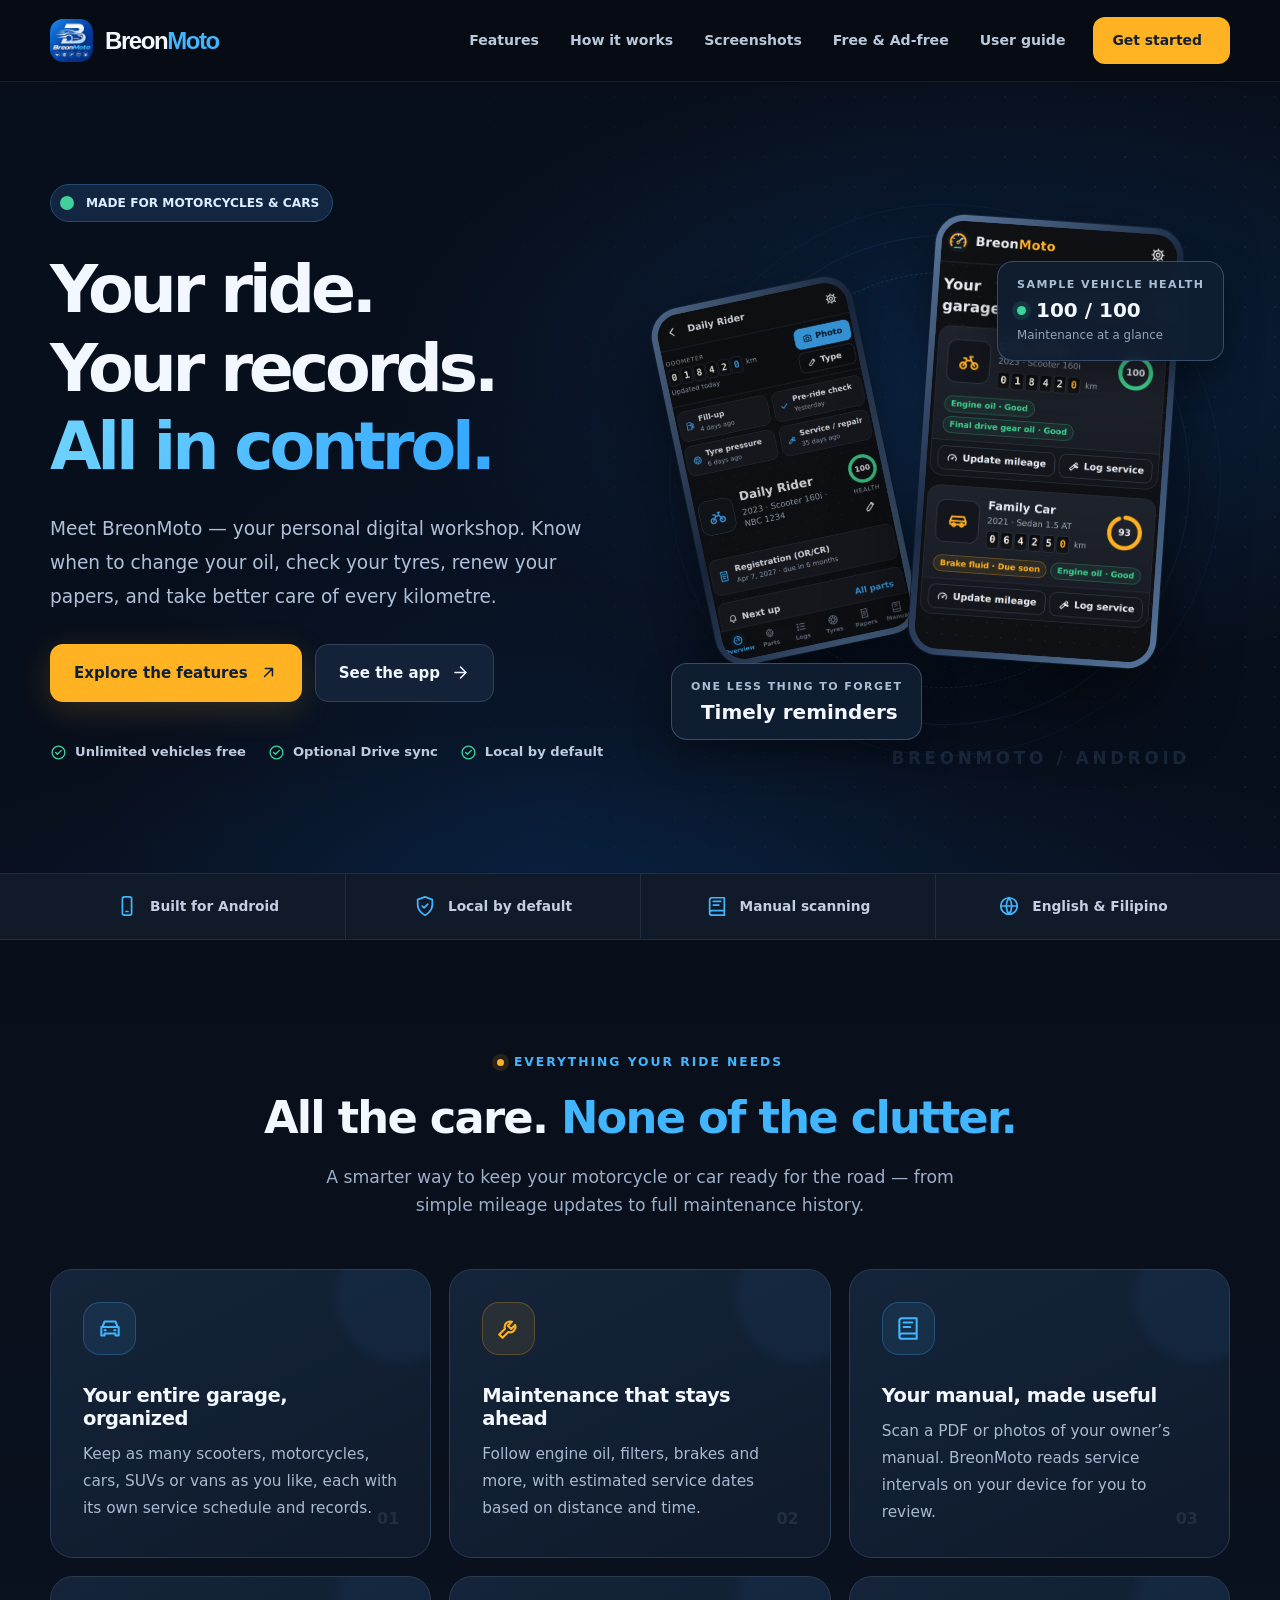
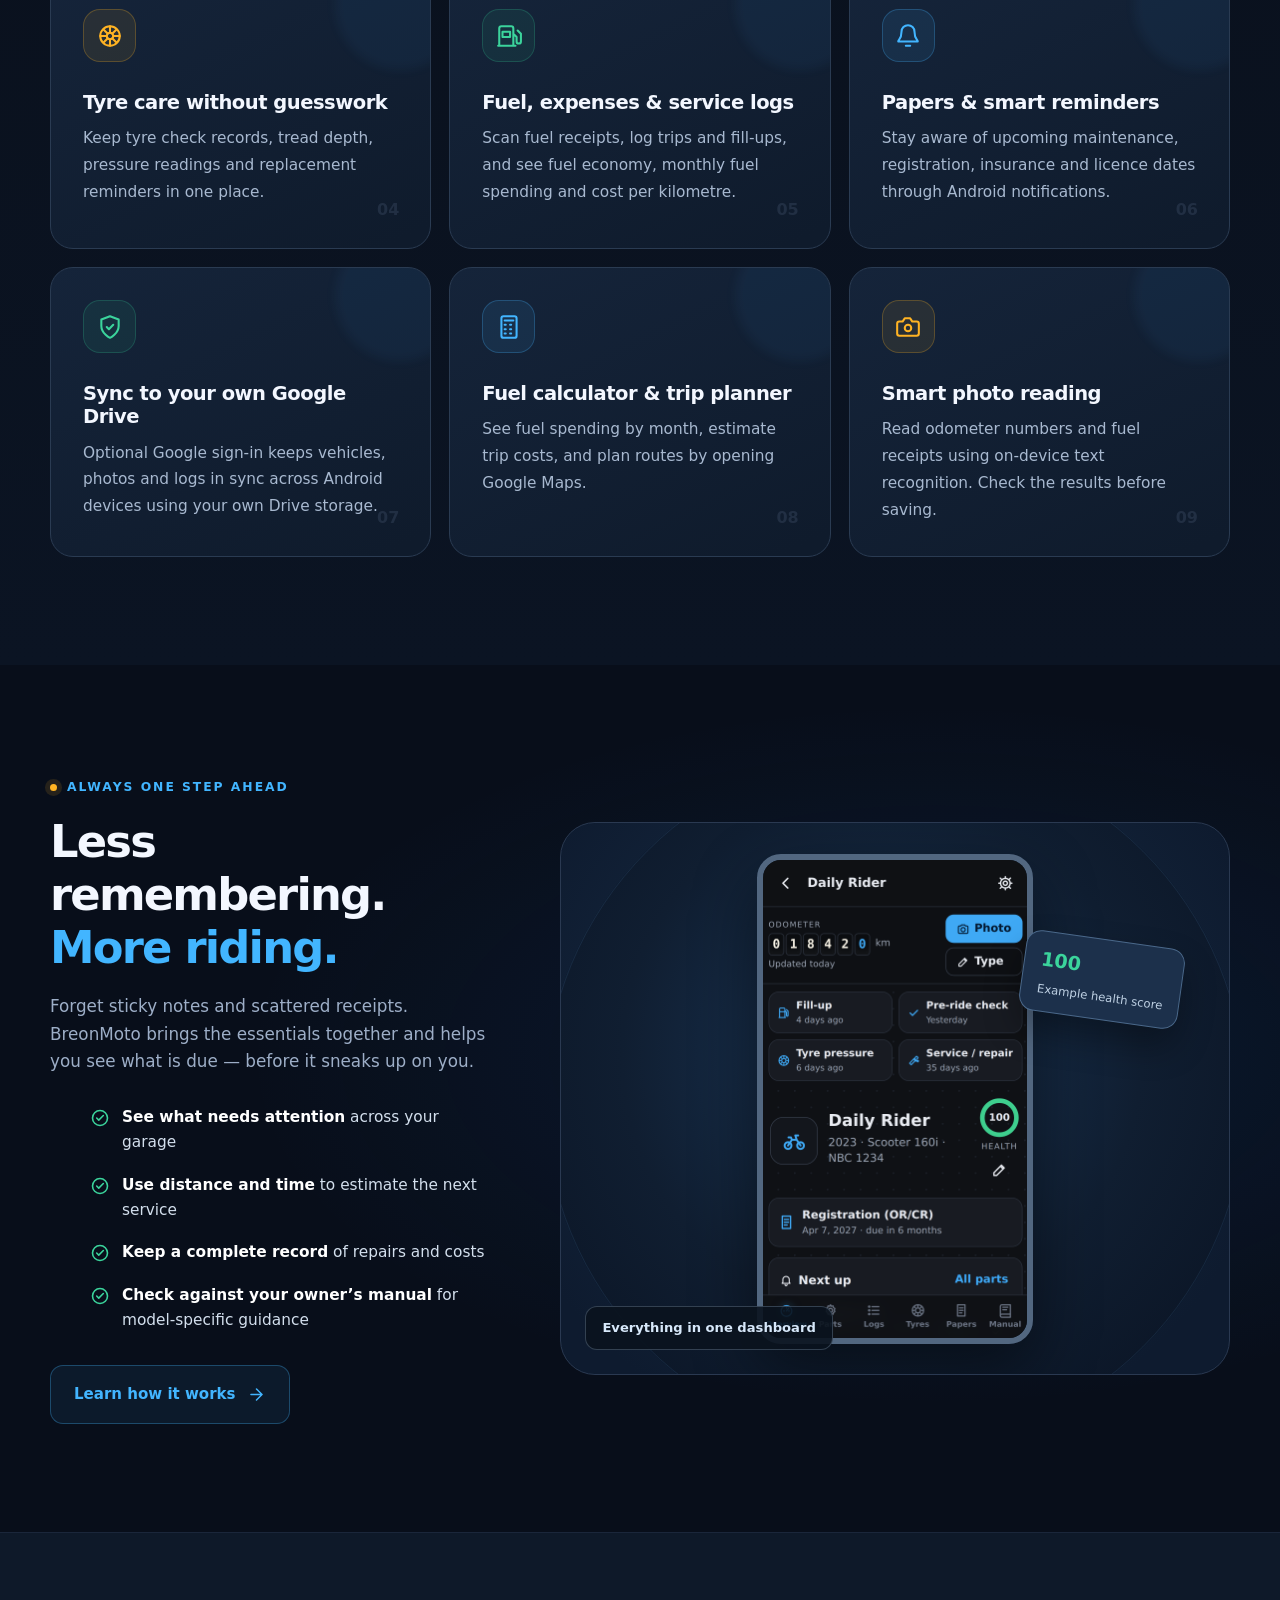
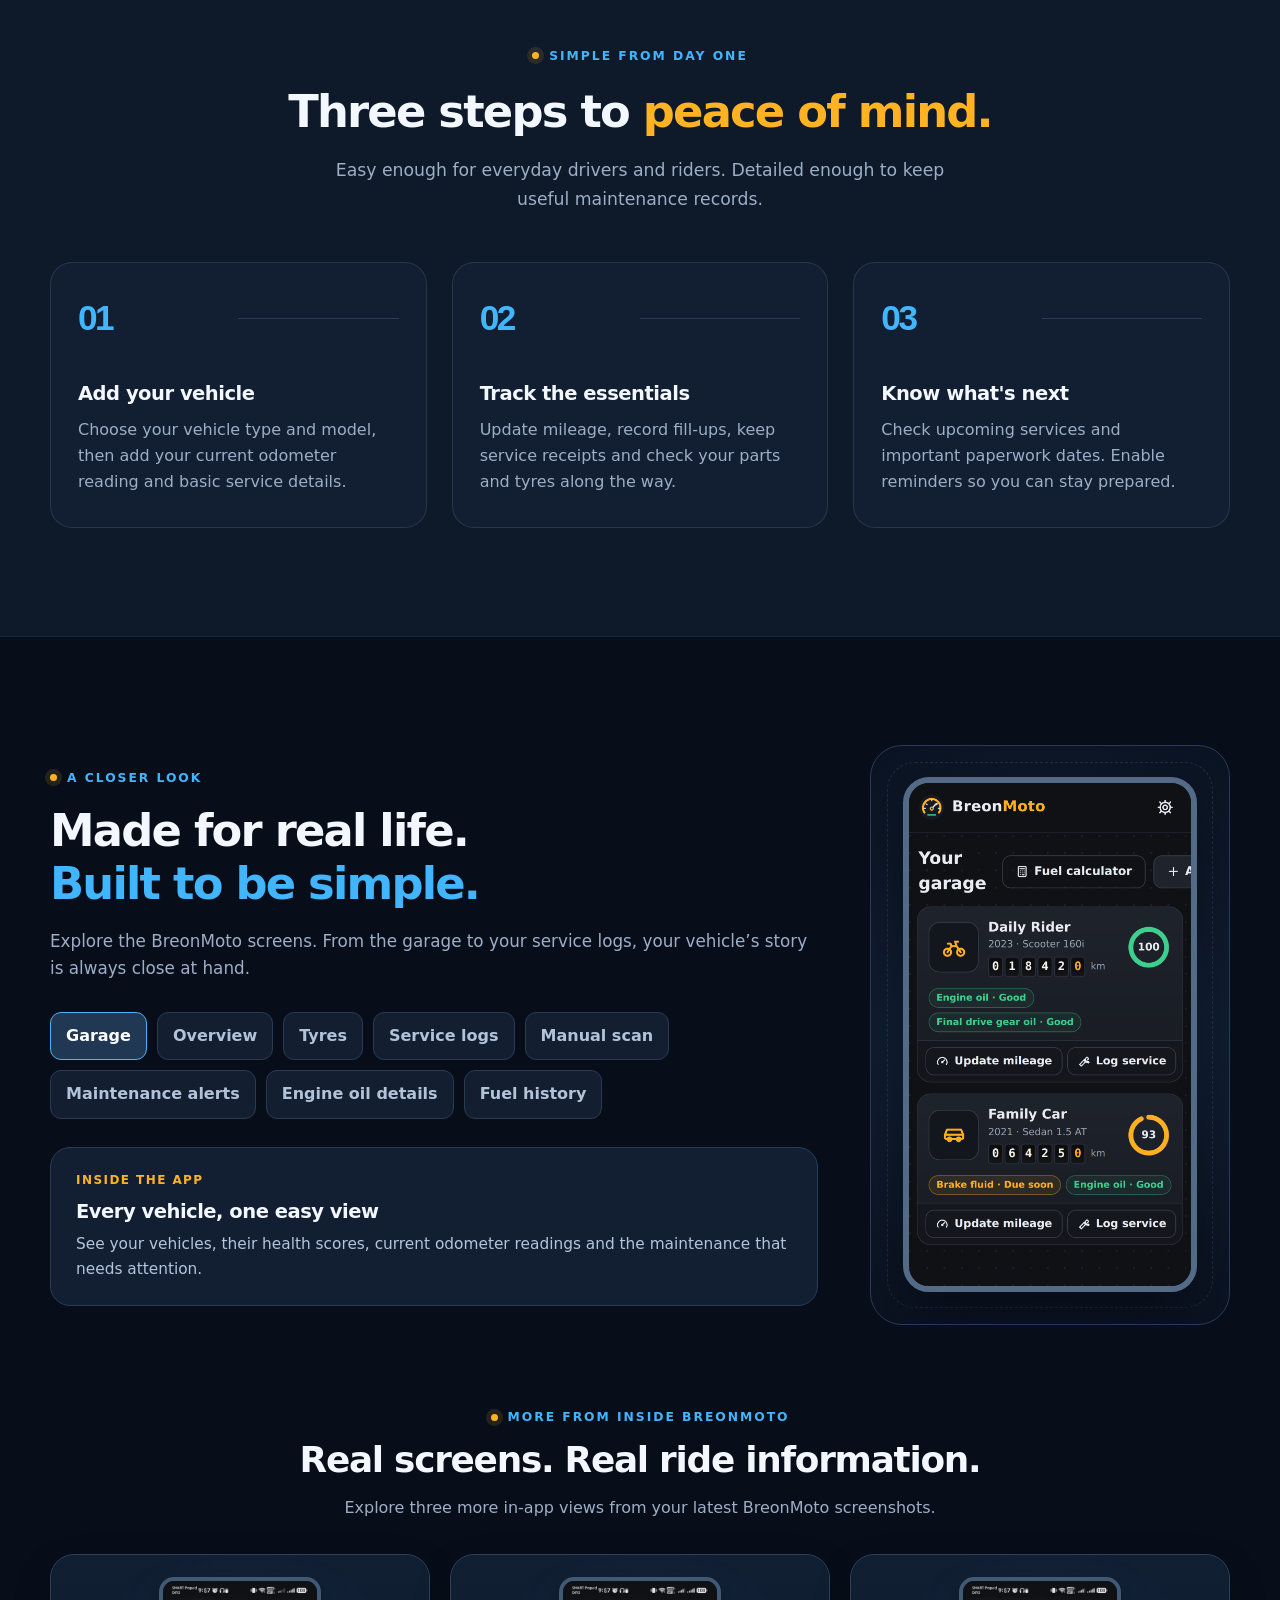
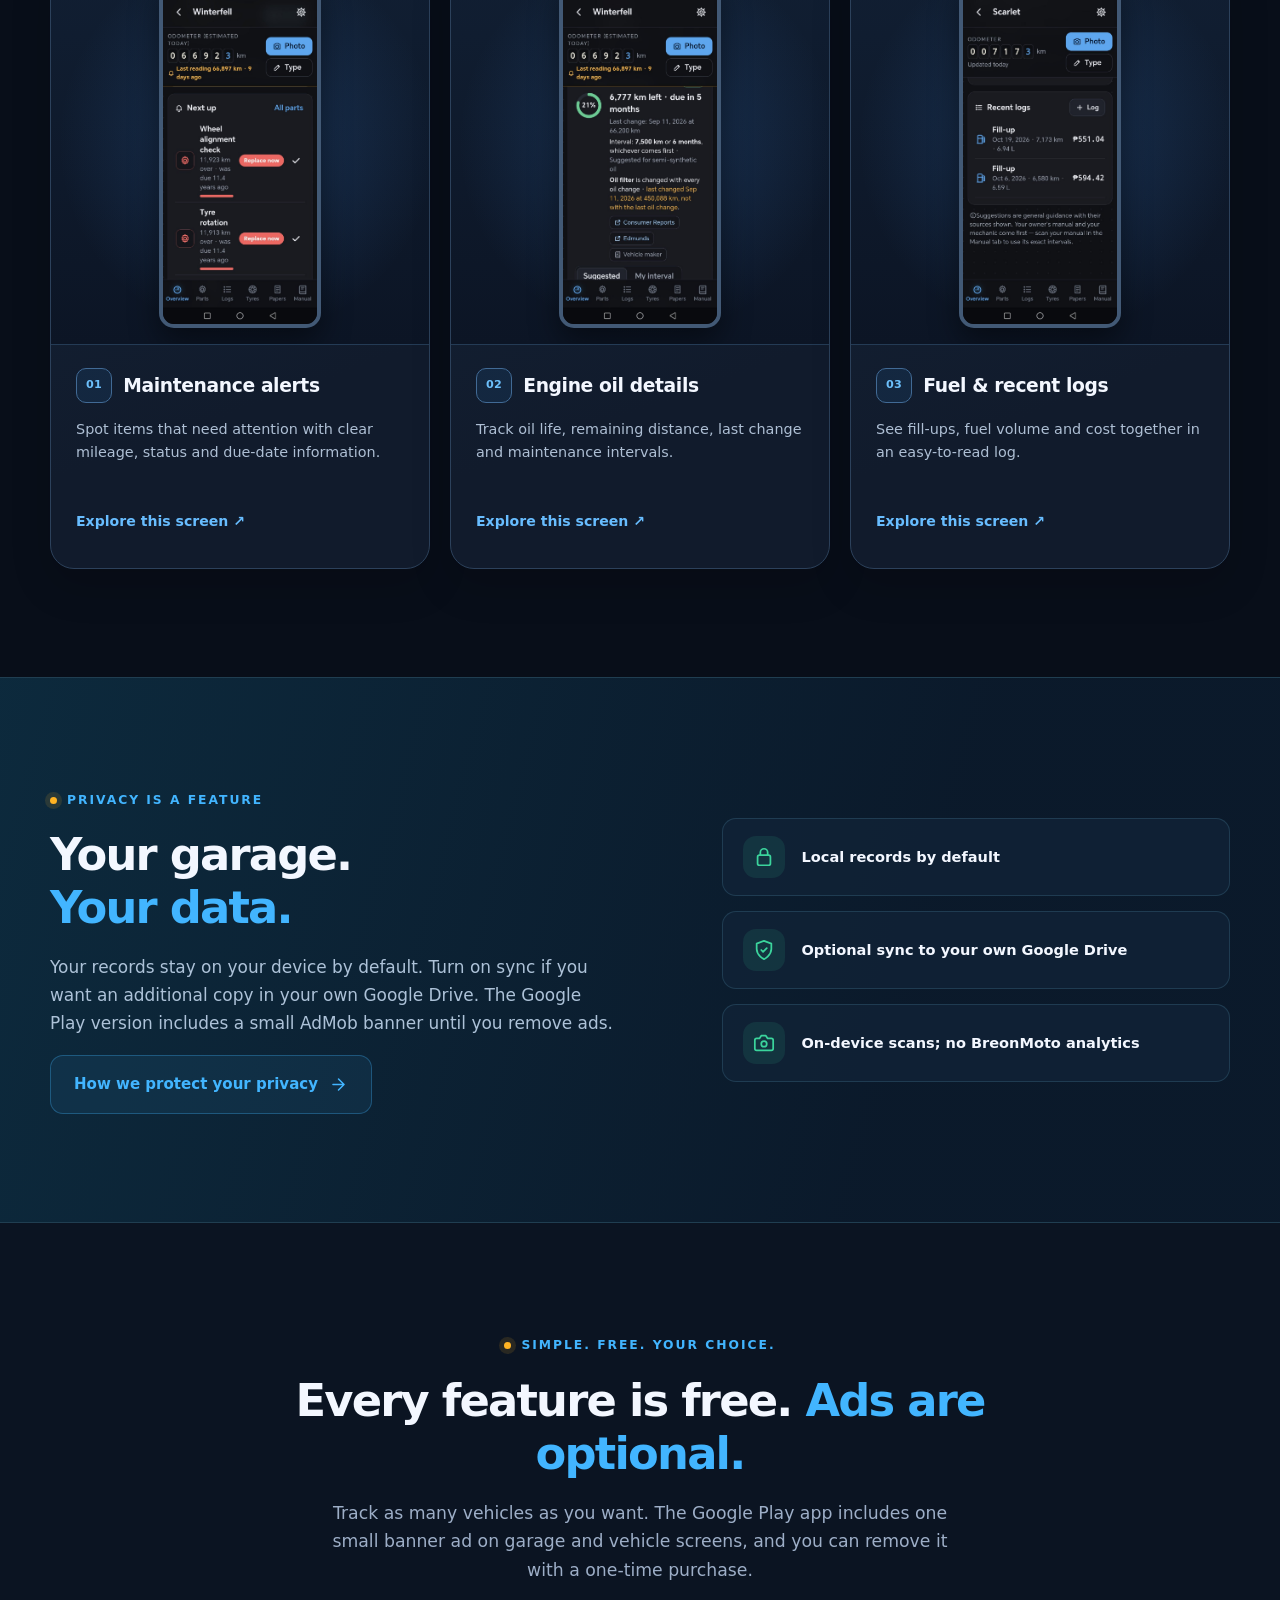
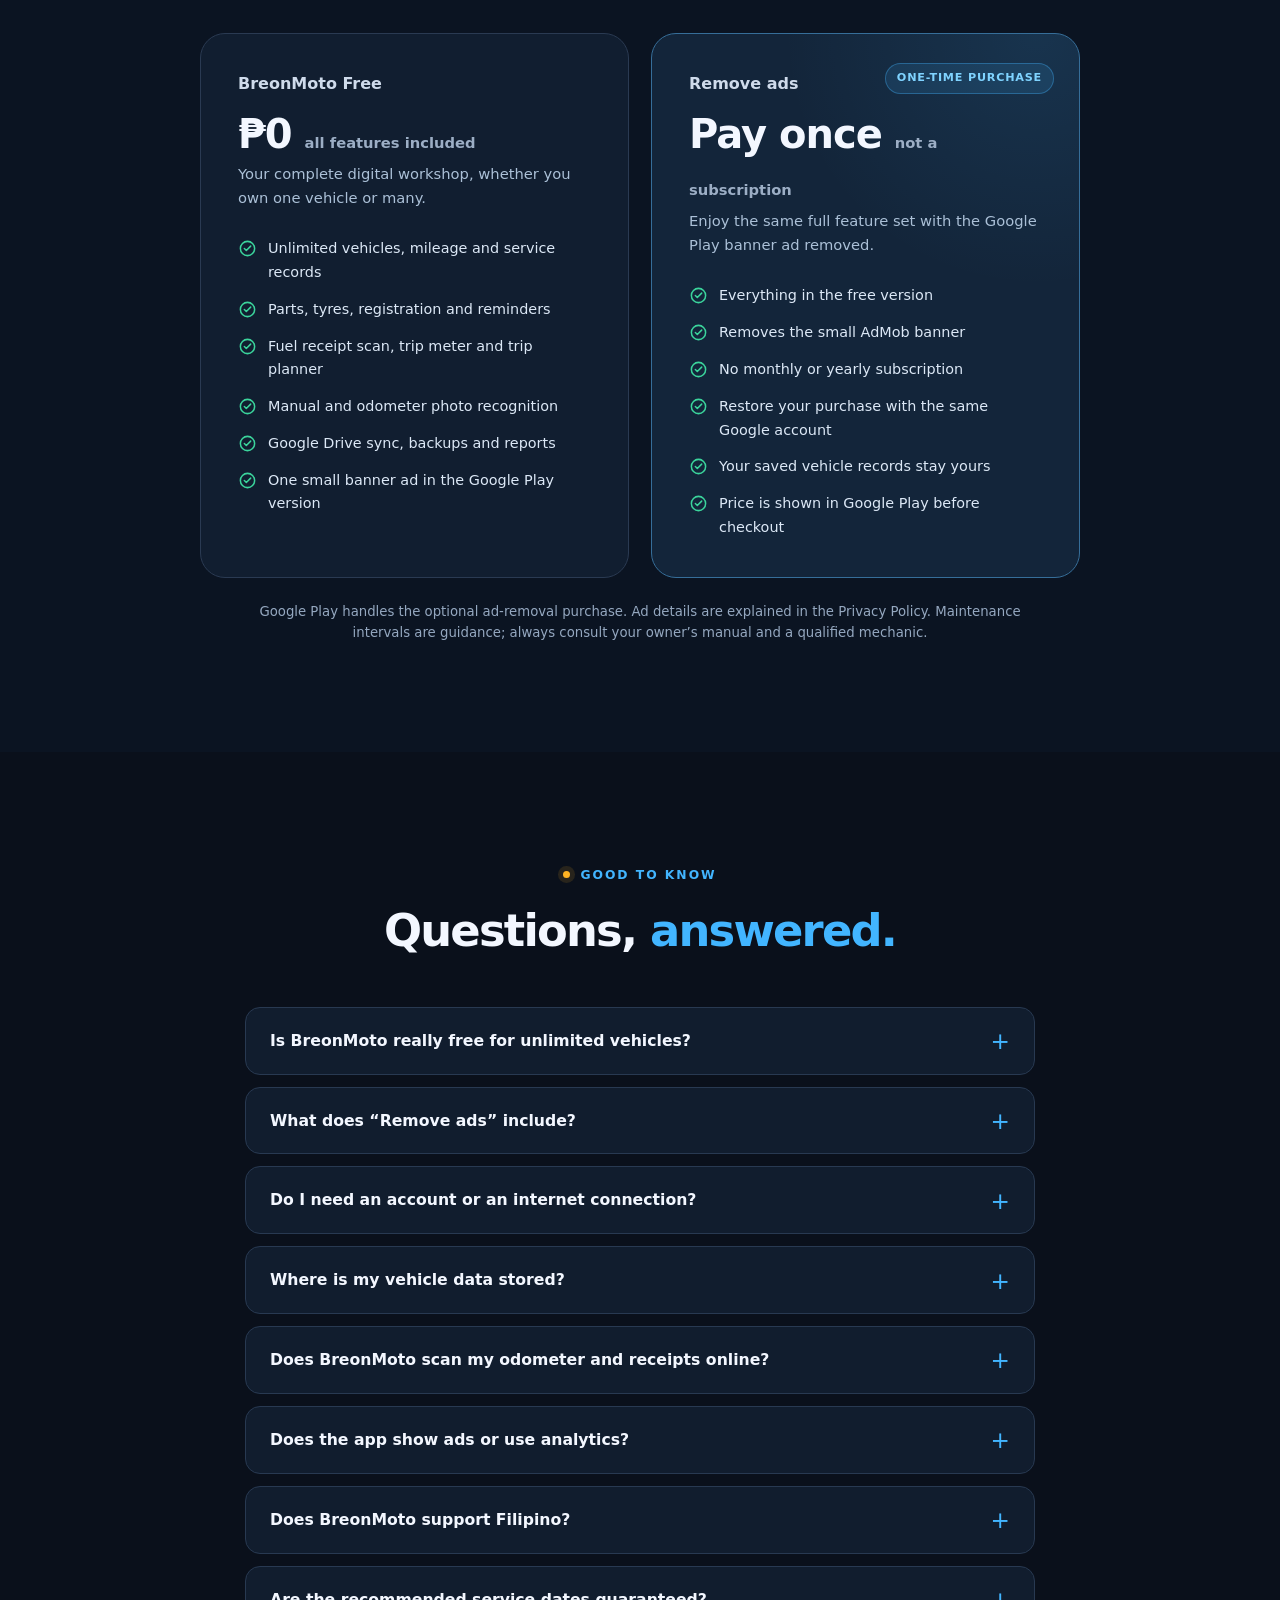
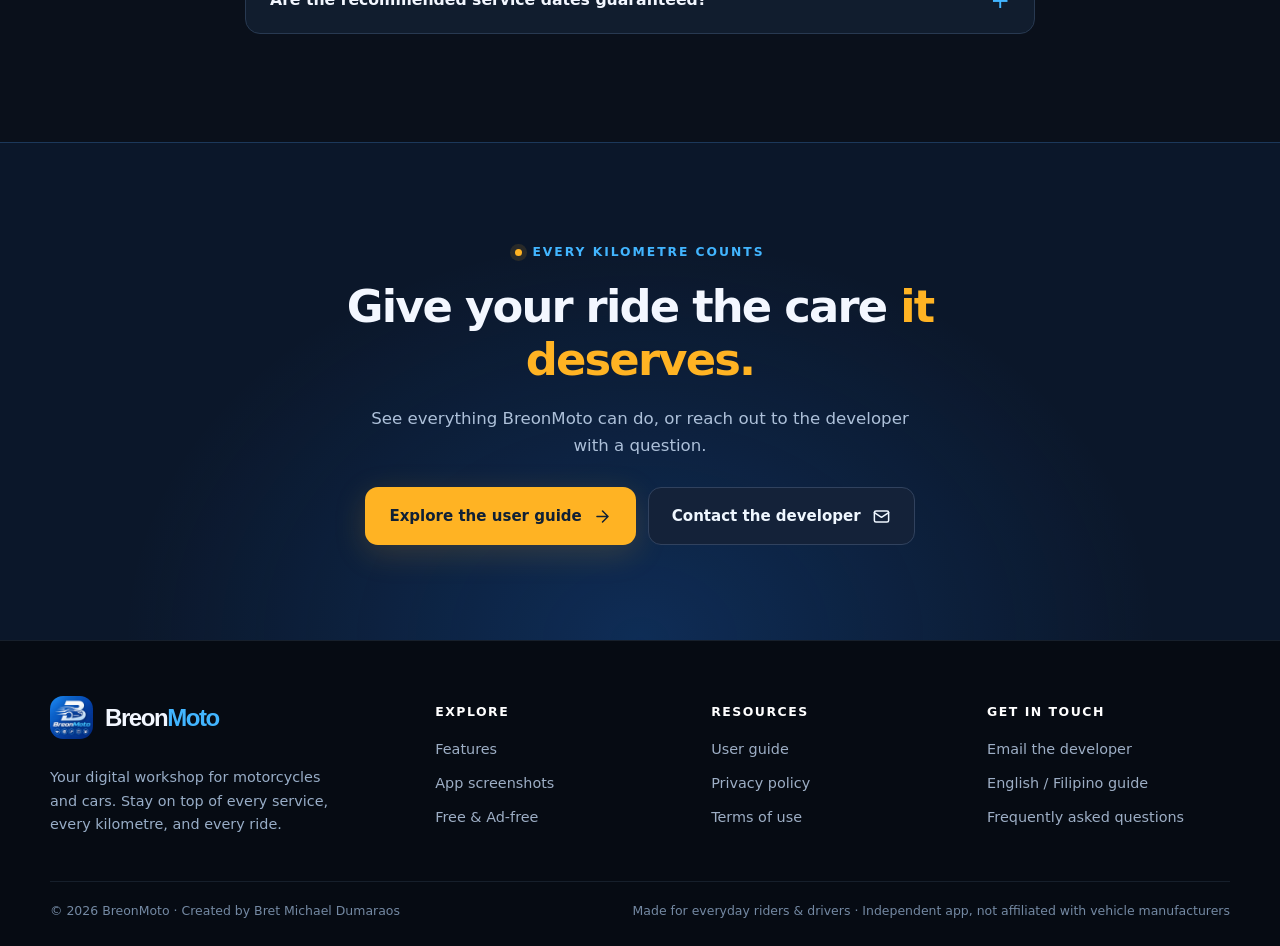
<file: index.html>
<!DOCTYPE html>
<html lang="en"><head><meta charset="utf-8"/><meta content="width=device-width,initial-scale=1" name="viewport"/><meta content="#070c15" name="theme-color"/><meta content="BreonMoto is your Android motorcycle and car maintenance tracker. Track oil, parts, tyres, fuel, service logs and important papers. Free unlimited vehicles, optional Google Drive sync, and one small removable ad in the Google Play edition." name="description"/><meta content="website" property="og:type"/><meta content="BreonMoto — Your Digital Workshop for Every Ride" property="og:title"/><meta content="BreonMoto is your Android motorcycle and car maintenance tracker. Track oil, parts, tyres, fuel, service logs and important papers. Free unlimited vehicles, optional Google Drive sync, and one small removable ad in the Google Play edition." property="og:description"/><meta content="assets/social-preview.jpg" property="og:image"/><meta content="summary_large_image" name="twitter:card"/><link href="assets/favicon.png" rel="icon" sizes="192x192" type="image/png"/><link href="assets/styles.css?v=20261019-gallery3" rel="stylesheet"/><script defer="" src="assets/site.js?v=20261019-gallery3"></script><title>BreonMoto — Your Digital Workshop for Every Ride</title></head><body class=""><a class="visually-hidden skip-link" href="#main">Skip to main content</a>
<header class="site-header"><div class="container header-inner">
<a aria-label="BreonMoto home" class="brand" href="index.html"><img alt="" height="43" src="assets/favicon.png" width="43"/><span class="brand-text">Breon<span>Moto</span></span></a>
<nav aria-label="Main navigation" class="main-nav" data-main-nav="" id="main-navigation"><a href="index.html#features">Features</a><a href="index.html#how-it-works">How it works</a><a href="index.html#screenshots">Screenshots</a><a href="index.html#pricing">Free &amp; Ad-free</a><a href="user-guide.html">User guide</a></nav>
<a class="header-cta" href="user-guide.html">Get started <svg aria-hidden="true" fill="none" stroke="currentColor" stroke-linecap="round" stroke-linejoin="round" stroke-width="1.9" viewbox="0 0 24 24"><path d="M7 17 17 7M8 7h9v9"></path></svg></a>
<button aria-controls="main-navigation" aria-expanded="false" aria-label="Open navigation menu" class="mobile-menu-toggle" data-menu-toggle="" type="button"><svg aria-hidden="true" fill="none" stroke="currentColor" stroke-linecap="round" stroke-linejoin="round" stroke-width="1.9" viewbox="0 0 24 24"><path d="M4 7h16M4 12h16M4 17h16"></path></svg></button>
</div></header><main id="main">
<section aria-labelledby="hero-title" class="hero"><div class="container hero-layout">
<div class="hero-copy"><div class="announcement"><span class="tiny-mark"><svg aria-hidden="true" fill="none" stroke="currentColor" stroke-linecap="round" stroke-linejoin="round" stroke-width="1.9" viewbox="0 0 24 24"><path d="M20 6 9 17l-5-5"></path></svg></span> MADE FOR MOTORCYCLES &amp; CARS</div>
<h1 id="hero-title">Your ride.<br/>Your records.<br/><em>All in control.</em></h1>
<p class="hero-description">Meet BreonMoto — your personal digital workshop. Know when to change your oil, check your tyres, renew your papers, and take better care of every kilometre.</p>
<div class="hero-actions"><a class="button button-primary" href="#features">Explore the features <svg aria-hidden="true" fill="none" stroke="currentColor" stroke-linecap="round" stroke-linejoin="round" stroke-width="1.9" viewbox="0 0 24 24"><path d="M7 17 17 7M8 7h9v9"></path></svg></a><a class="button button-secondary" href="#screenshots">See the app <svg aria-hidden="true" fill="none" stroke="currentColor" stroke-linecap="round" stroke-linejoin="round" stroke-width="1.9" viewbox="0 0 24 24"><path d="M5 12h14m-7-7 7 7-7 7"></path></svg></a></div>
<div class="hero-perks"><span><svg aria-hidden="true" fill="none" stroke="currentColor" stroke-linecap="round" stroke-linejoin="round" stroke-width="1.9" viewbox="0 0 24 24"><circle cx="12" cy="12" r="9"></circle><path d="m8 12 2.5 2.5L16 9"></path></svg> Unlimited vehicles free</span><span><svg aria-hidden="true" fill="none" stroke="currentColor" stroke-linecap="round" stroke-linejoin="round" stroke-width="1.9" viewbox="0 0 24 24"><circle cx="12" cy="12" r="9"></circle><path d="m8 12 2.5 2.5L16 9"></path></svg> Optional Drive sync</span><span><svg aria-hidden="true" fill="none" stroke="currentColor" stroke-linecap="round" stroke-linejoin="round" stroke-width="1.9" viewbox="0 0 24 24"><circle cx="12" cy="12" r="9"></circle><path d="m8 12 2.5 2.5L16 9"></path></svg> Local by default</span></div></div>
<div aria-label="BreonMoto app screenshots" class="hero-scene"><div aria-hidden="true" class="scene-halo"></div>
<div class="phone phone-behind"><img alt="BreonMoto vehicle overview preview" fetchpriority="high" src="assets/phone-1-overview.png"/></div>
<div class="phone phone-main"><img alt="BreonMoto garage preview with motorcycle and car" fetchpriority="high" src="assets/phone-5-garage.png"/></div>
<div class="scene-stat stat-health"><div class="stat-eyebrow">Sample vehicle health</div><div class="stat-value"><i class="stat-dot"></i> 100 / 100</div><div class="stat-sub">Maintenance at a glance</div></div>
<div class="scene-stat stat-alert"><div class="stat-eyebrow">One less thing to forget</div><div class="stat-value"><span class="stat-icon"><svg aria-hidden="true" fill="none" stroke="currentColor" stroke-linecap="round" stroke-linejoin="round" stroke-width="1.9" viewbox="0 0 24 24"><path d="M18 8a6 6 0 0 0-12 0c0 7-3 7-3 9h18c0-2-3-2-3-9ZM10 21h4"></path></svg></span> Timely reminders</div></div><div aria-hidden="true" class="hero-bottom-label">BREONMOTO / ANDROID</div></div>
</div></section>
<div class="ticker"><div class="container ticker-inner"><div class="ticker-item"><svg aria-hidden="true" fill="none" stroke="currentColor" stroke-linecap="round" stroke-linejoin="round" stroke-width="1.9" viewbox="0 0 24 24"><rect height="20" rx="2" width="10" x="7" y="2"></rect><path d="M11 18h2"></path></svg> Built for Android</div><div class="ticker-item"><svg aria-hidden="true" fill="none" stroke="currentColor" stroke-linecap="round" stroke-linejoin="round" stroke-width="1.9" viewbox="0 0 24 24"><path d="M12 22s8-4 8-11V5l-8-3-8 3v6c0 7 8 11 8 11Z"></path><path d="m9 12 2 2 4-4"></path></svg> Local by default</div><div class="ticker-item"><svg aria-hidden="true" fill="none" stroke="currentColor" stroke-linecap="round" stroke-linejoin="round" stroke-width="1.9" viewbox="0 0 24 24"><path d="M4 19.5A2.5 2.5 0 0 1 6.5 17H20V3H6.5A2.5 2.5 0 0 0 4 5.5v14ZM4 19.5A2.5 2.5 0 0 0 6.5 22H20v-5"></path><path d="M8 7h8M8 11h6"></path></svg> Manual scanning</div><div class="ticker-item"><svg aria-hidden="true" fill="none" stroke="currentColor" stroke-linecap="round" stroke-linejoin="round" stroke-width="1.9" viewbox="0 0 24 24"><circle cx="12" cy="12" r="9"></circle><path d="M3 12h18M12 3a15 15 0 0 1 0 18M12 3a15 15 0 0 0 0 18"></path></svg> English &amp; Filipino</div></div></div>
<section class="feature-section section-pad" id="features"><div class="container"><div class="section-header"><div class="eyebrow">Everything your ride needs</div><h2>All the care. <span class="highlight-blue">None of the clutter.</span></h2><p>A smarter way to keep your motorcycle or car ready for the road — from simple mileage updates to full maintenance history.</p></div><div class="features-grid"><article class="feature-card"><div class="feature-icon"><svg aria-hidden="true" fill="none" stroke="currentColor" stroke-linecap="round" stroke-linejoin="round" stroke-width="1.9" viewbox="0 0 24 24"><path d="m5 11 2-5h10l2 5M5 11H4v8h3v-2h10v2h3v-8h-1M5 11h14M7 14h1M16 14h1"></path></svg></div><h3>Your entire garage, organized</h3><p>Keep as many scooters, motorcycles, cars, SUVs or vans as you like, each with its own service schedule and records.</p><span class="feature-number">01</span></article><article class="feature-card orange"><div class="feature-icon"><svg aria-hidden="true" fill="none" stroke="currentColor" stroke-linecap="round" stroke-linejoin="round" stroke-width="1.9" viewbox="0 0 24 24"><path d="M14.7 6.3a5 5 0 0 0-6.4 6.4L3 18l3 3 5.3-5.3a5 5 0 0 0 6.4-6.4L14 13l-3-3 3.7-3.7Z"></path></svg></div><h3>Maintenance that stays ahead</h3><p>Follow engine oil, filters, brakes and more, with estimated service dates based on distance and time.</p><span class="feature-number">02</span></article><article class="feature-card"><div class="feature-icon"><svg aria-hidden="true" fill="none" stroke="currentColor" stroke-linecap="round" stroke-linejoin="round" stroke-width="1.9" viewbox="0 0 24 24"><path d="M4 19.5A2.5 2.5 0 0 1 6.5 17H20V3H6.5A2.5 2.5 0 0 0 4 5.5v14ZM4 19.5A2.5 2.5 0 0 0 6.5 22H20v-5"></path><path d="M8 7h8M8 11h6"></path></svg></div><h3>Your manual, made useful</h3><p>Scan a PDF or photos of your owner’s manual. BreonMoto reads service intervals on your device for you to review.</p><span class="feature-number">03</span></article><article class="feature-card orange"><div class="feature-icon"><svg aria-hidden="true" fill="none" stroke="currentColor" stroke-linecap="round" stroke-linejoin="round" stroke-width="1.9" viewbox="0 0 24 24"><circle cx="12" cy="12" r="9"></circle><circle cx="12" cy="12" r="3"></circle><path d="M12 3v6M12 15v6M3 12h6M15 12h6M6 6l4 4m4 4 4 4m0-12-4 4m-4 4-4 4"></path></svg></div><h3>Tyre care without guesswork</h3><p>Keep tyre check records, tread depth, pressure readings and replacement reminders in one place.</p><span class="feature-number">04</span></article><article class="feature-card green"><div class="feature-icon"><svg aria-hidden="true" fill="none" stroke="currentColor" stroke-linecap="round" stroke-linejoin="round" stroke-width="1.9" viewbox="0 0 24 24"><path d="M3 21V5a2 2 0 0 1 2-2h9a2 2 0 0 1 2 2v16M2 21h16M6 8h7v5H6zM16 10l3 3v4a2 2 0 0 0 4 0v-7l-3-3"></path></svg></div><h3>Fuel, expenses &amp; service logs</h3><p>Scan fuel receipts, log trips and fill-ups, and see fuel economy, monthly fuel spending and cost per kilometre.</p><span class="feature-number">05</span></article><article class="feature-card"><div class="feature-icon"><svg aria-hidden="true" fill="none" stroke="currentColor" stroke-linecap="round" stroke-linejoin="round" stroke-width="1.9" viewbox="0 0 24 24"><path d="M18 8a6 6 0 0 0-12 0c0 7-3 7-3 9h18c0-2-3-2-3-9ZM10 21h4"></path></svg></div><h3>Papers &amp; smart reminders</h3><p>Stay aware of upcoming maintenance, registration, insurance and licence dates through Android notifications.</p><span class="feature-number">06</span></article><article class="feature-card green"><div class="feature-icon"><svg aria-hidden="true" fill="none" stroke="currentColor" stroke-linecap="round" stroke-linejoin="round" stroke-width="1.9" viewbox="0 0 24 24"><path d="M12 22s8-4 8-11V5l-8-3-8 3v6c0 7 8 11 8 11Z"></path><path d="m9 12 2 2 4-4"></path></svg></div><h3>Sync to your own Google Drive</h3><p>Optional Google sign-in keeps vehicles, photos and logs in sync across Android devices using your own Drive storage.</p><span class="feature-number">07</span></article><article class="feature-card"><div class="feature-icon"><svg aria-hidden="true" fill="none" stroke="currentColor" stroke-linecap="round" stroke-linejoin="round" stroke-width="1.9" viewbox="0 0 24 24"><rect height="20" rx="2" width="14" x="5" y="2"></rect><path d="M8 6h8M8 10h1m4 0h1M8 14h1m4 0h1M8 18h1m4 0h1"></path></svg></div><h3>Fuel calculator &amp; trip planner</h3><p>See fuel spending by month, estimate trip costs, and plan routes by opening Google Maps.</p><span class="feature-number">08</span></article><article class="feature-card orange"><div class="feature-icon"><svg aria-hidden="true" fill="none" stroke="currentColor" stroke-linecap="round" stroke-linejoin="round" stroke-width="1.9" viewbox="0 0 24 24"><path d="M14 4H9L7 7H4a2 2 0 0 0-2 2v9a2 2 0 0 0 2 2h16a2 2 0 0 0 2-2V9a2 2 0 0 0-2-2h-4z"></path><circle cx="12" cy="13" r="3"></circle></svg></div><h3>Smart photo reading</h3><p>Read odometer numbers and fuel receipts using on-device text recognition. Check the results before saving.</p><span class="feature-number">09</span></article></div></div></section>
<section class="showcase-section section-pad"><div class="container showcase-layout"><div class="showcase-copy"><div class="eyebrow">Always one step ahead</div><h2>Less remembering.<br/><span class="highlight-blue">More riding.</span></h2><p>Forget sticky notes and scattered receipts. BreonMoto brings the essentials together and helps you see what is due — before it sneaks up on you.</p><ul class="feature-checklist">
<li><svg aria-hidden="true" fill="none" stroke="currentColor" stroke-linecap="round" stroke-linejoin="round" stroke-width="1.9" viewbox="0 0 24 24"><circle cx="12" cy="12" r="9"></circle><path d="m8 12 2.5 2.5L16 9"></path></svg><span><strong>See what needs attention</strong> across your garage</span></li>
<li><svg aria-hidden="true" fill="none" stroke="currentColor" stroke-linecap="round" stroke-linejoin="round" stroke-width="1.9" viewbox="0 0 24 24"><circle cx="12" cy="12" r="9"></circle><path d="m8 12 2.5 2.5L16 9"></path></svg><span><strong>Use distance and time</strong> to estimate the next service</span></li>
<li><svg aria-hidden="true" fill="none" stroke="currentColor" stroke-linecap="round" stroke-linejoin="round" stroke-width="1.9" viewbox="0 0 24 24"><circle cx="12" cy="12" r="9"></circle><path d="m8 12 2.5 2.5L16 9"></path></svg><span><strong>Keep a complete record</strong> of repairs and costs</span></li>
<li><svg aria-hidden="true" fill="none" stroke="currentColor" stroke-linecap="round" stroke-linejoin="round" stroke-width="1.9" viewbox="0 0 24 24"><circle cx="12" cy="12" r="9"></circle><path d="m8 12 2.5 2.5L16 9"></path></svg><span><strong>Check against your owner’s manual</strong> for model-specific guidance</span></li></ul>
<a class="button button-outline" href="user-guide.html">Learn how it works <svg aria-hidden="true" fill="none" stroke="currentColor" stroke-linecap="round" stroke-linejoin="round" stroke-width="1.9" viewbox="0 0 24 24"><path d="M5 12h14m-7-7 7 7-7 7"></path></svg></a></div>
<div class="preview-stage"><img alt="Vehicle overview page in the BreonMoto Android app" class="preview-phone" loading="lazy" src="assets/phone-1-overview.png"/><div class="preview-float"><strong>100</strong><span>Example health score</span></div><span class="preview-caption">Everything in one dashboard</span></div></div></section>
<section class="steps-section section-pad" id="how-it-works"><div class="container"><div class="section-header"><div class="eyebrow">Simple from day one</div><h2>Three steps to <span class="highlight-orange">peace of mind.</span></h2><p>Easy enough for everyday drivers and riders. Detailed enough to keep useful maintenance records.</p></div><div class="steps-grid">
<div class="step"><div class="step-num">01</div><h3>Add your vehicle</h3><p>Choose your vehicle type and model, then add your current odometer reading and basic service details.</p></div>
<div class="step"><div class="step-num">02</div><h3>Track the essentials</h3><p>Update mileage, record fill-ups, keep service receipts and check your parts and tyres along the way.</p></div>
<div class="step"><div class="step-num">03</div><h3>Know what's next</h3><p>Check upcoming services and important paperwork dates. Enable reminders so you can stay prepared.</p></div>
</div></div></section>
<section class="gallery-section section-pad" id="screenshots"><div class="container gallery-layout"><div class="gallery-detail"><div class="eyebrow">A closer look</div><h2>Made for real life.<br/><span class="highlight-blue">Built to be simple.</span></h2><p>Explore the BreonMoto screens. From the garage to your service logs, your vehicle’s story is always close at hand.</p><div aria-label="Choose a screenshot" class="gallery-screen-list" role="group"><button aria-pressed="true" class="gallery-tab" data-alt="BreonMoto garage screen showing motorcycle and car service conditions" data-description="See your vehicles, their health scores, current odometer readings and the maintenance that needs attention." data-gallery-tab="" data-image="assets/phone-5-garage.png" data-title="Every vehicle, one easy view" type="button">Garage</button><button aria-pressed="false" class="gallery-tab" data-alt="BreonMoto vehicle overview screen showing odometer and maintenance shortcuts" data-description="Update mileage, record a fill-up, run a pre-ride check and see what service comes next." data-gallery-tab="" data-image="assets/phone-1-overview.png" data-title="The important things, right up front" type="button">Overview</button><button aria-pressed="false" class="gallery-tab" data-alt="BreonMoto tyre tracking screen showing front tyre status and checks" data-description="Record inspections, check tread and pressure, and keep an eye on tyre age and condition." data-gallery-tab="" data-image="assets/phone-3-tyres.png" data-title="Know your tyres better" type="button">Tyres</button><button aria-pressed="false" class="gallery-tab" data-alt="BreonMoto logs screen with maintenance events and spending" data-description="Keep fuel, repair, inspection and maintenance records together with costs and receipt photos." data-gallery-tab="" data-image="assets/phone-5-logs.png" data-title="A clear history of every service" type="button">Service logs</button><button aria-pressed="false" class="gallery-tab" data-alt="BreonMoto owner manual scanning screen with PDF upload" data-description="Read maintenance intervals from a PDF or photos of manual pages, all on your device." data-gallery-tab="" data-image="assets/phone-6-manual.png" data-title="Turn your manual into a plan" type="button">Manual scan</button><button aria-pressed="false" class="gallery-tab" data-alt="BreonMoto Winterfell vehicle screen showing overdue wheel alignment and tyre rotation checks" data-description="Clear maintenance reminders show overdue checks, distance information and quick actions in one place." data-gallery-tab="" data-image="assets/screen-maintenance-alerts.png" data-screen="alerts" data-title="See what needs attention" type="button">Maintenance alerts</button><button aria-pressed="false" class="gallery-tab" data-alt="BreonMoto Winterfell vehicle screen showing engine oil life, distance remaining and last service" data-description="Review oil-life progress, kilometres remaining, the last change and suggested service intervals." data-gallery-tab="" data-image="assets/screen-engine-oil.png" data-screen="oil" data-title="Every oil change, clearly tracked" type="button">Engine oil details</button><button aria-pressed="false" class="gallery-tab" data-alt="BreonMoto Scarlet vehicle screen showing recent fuel fill-up logs with dates, litres and pesos" data-description="Keep fill-up history organized with dates, odometer readings, litres and prices in pesos." data-gallery-tab="" data-image="assets/screen-fuel-history.png" data-screen="fuel" data-title="Your fuel records at a glance" type="button">Fuel history</button></div>
<div aria-live="polite" class="gallery-highlight"><strong>Inside the app</strong><h3 data-gallery-title="">Every vehicle, one easy view</h3><p data-gallery-description="">See your vehicles, their health scores, current odometer readings and the maintenance that needs attention.</p></div></div>
<div class="gallery-phone-wrap"><img alt="BreonMoto garage screen showing motorcycle and car service conditions" class="gallery-phone" data-gallery-image="" loading="lazy" src="assets/phone-5-garage.png"/></div></div><div class="container new-screenshots"><div class="new-screenshots-intro"><div class="eyebrow">More from inside BreonMoto</div><h3>Real screens. Real ride information.</h3><p>Explore three more in-app views from your latest BreonMoto screenshots.</p></div><div class="new-screenshots-grid"><figure class="screen-feature-card"><div class="screen-feature-media"><img alt="BreonMoto Winterfell vehicle screen showing overdue wheel alignment and tyre rotation checks" decoding="async" height="1601" loading="lazy" src="assets/screen-maintenance-alerts.png" width="721"/></div><figcaption class="screen-feature-caption"><div class="screen-feature-head"><span class="screen-number">01</span><h4>Maintenance alerts</h4></div><p>Spot items that need attention with clear mileage, status and due-date information.</p><button class="screen-feature-button" data-gallery-open="alerts" type="button">Explore this screen ↗</button></figcaption></figure><figure class="screen-feature-card"><div class="screen-feature-media"><img alt="BreonMoto Winterfell vehicle screen showing engine oil life, distance remaining and last service" decoding="async" height="1601" loading="lazy" src="assets/screen-engine-oil.png" width="721"/></div><figcaption class="screen-feature-caption"><div class="screen-feature-head"><span class="screen-number">02</span><h4>Engine oil details</h4></div><p>Track oil life, remaining distance, last change and maintenance intervals.</p><button class="screen-feature-button" data-gallery-open="oil" type="button">Explore this screen ↗</button></figcaption></figure><figure class="screen-feature-card"><div class="screen-feature-media"><img alt="BreonMoto Scarlet vehicle screen showing recent fuel fill-up logs with dates, litres and pesos" decoding="async" height="1601" loading="lazy" src="assets/screen-fuel-history.png" width="721"/></div><figcaption class="screen-feature-caption"><div class="screen-feature-head"><span class="screen-number">03</span><h4>Fuel &amp; recent logs</h4></div><p>See fill-ups, fuel volume and cost together in an easy-to-read log.</p><button class="screen-feature-button" data-gallery-open="fuel" type="button">Explore this screen ↗</button></figcaption></figure></div></div></section>
<section class="privacy-spotlight section-pad"><div class="container privacy-inner"><div class="privacy-copy"><div class="eyebrow">Privacy is a feature</div><h2>Your garage.<br/><span class="highlight-blue">Your data.</span></h2><p>Your records stay on your device by default. Turn on sync if you want an additional copy in your own Google Drive. The Google Play version includes a small AdMob banner until you remove ads.</p><a class="button button-outline" href="privacy.html">How we protect your privacy <svg aria-hidden="true" fill="none" stroke="currentColor" stroke-linecap="round" stroke-linejoin="round" stroke-width="1.9" viewbox="0 0 24 24"><path d="M5 12h14m-7-7 7 7-7 7"></path></svg></a></div>
<div class="privacy-points"><div class="privacy-point"><span class="point-icon"><svg aria-hidden="true" fill="none" stroke="currentColor" stroke-linecap="round" stroke-linejoin="round" stroke-width="1.9" viewbox="0 0 24 24"><rect height="11" rx="2" width="14" x="5" y="10"></rect><path d="M8 10V7a4 4 0 0 1 8 0v3"></path></svg></span> Local records by default</div><div class="privacy-point"><span class="point-icon"><svg aria-hidden="true" fill="none" stroke="currentColor" stroke-linecap="round" stroke-linejoin="round" stroke-width="1.9" viewbox="0 0 24 24"><path d="M12 22s8-4 8-11V5l-8-3-8 3v6c0 7 8 11 8 11Z"></path><path d="m9 12 2 2 4-4"></path></svg></span> Optional sync to your own Google Drive</div><div class="privacy-point"><span class="point-icon"><svg aria-hidden="true" fill="none" stroke="currentColor" stroke-linecap="round" stroke-linejoin="round" stroke-width="1.9" viewbox="0 0 24 24"><path d="M14 4H9L7 7H4a2 2 0 0 0-2 2v9a2 2 0 0 0 2 2h16a2 2 0 0 0 2-2V9a2 2 0 0 0-2-2h-4z"></path><circle cx="12" cy="13" r="3"></circle></svg></span> On-device scans; no BreonMoto analytics</div></div></div></section>
<section class="plan-section section-pad" id="pricing"><div class="container"><div class="section-header"><div class="eyebrow">Simple. Free. Your choice.</div><h2>Every feature is free. <span class="highlight-blue">Ads are optional.</span></h2><p>Track as many vehicles as you want. The Google Play app includes one small banner ad on garage and vehicle screens, and you can remove it with a one-time purchase.</p></div>
<div class="pricing-grid"><article class="plan"><div class="plan-title">BreonMoto Free</div><h3>₱0 <small>all features included</small></h3><p>Your complete digital workshop, whether you own one vehicle or many.</p><ul>
<li><svg aria-hidden="true" fill="none" stroke="currentColor" stroke-linecap="round" stroke-linejoin="round" stroke-width="1.9" viewbox="0 0 24 24"><circle cx="12" cy="12" r="9"></circle><path d="m8 12 2.5 2.5L16 9"></path></svg>Unlimited vehicles, mileage and service records</li><li><svg aria-hidden="true" fill="none" stroke="currentColor" stroke-linecap="round" stroke-linejoin="round" stroke-width="1.9" viewbox="0 0 24 24"><circle cx="12" cy="12" r="9"></circle><path d="m8 12 2.5 2.5L16 9"></path></svg>Parts, tyres, registration and reminders</li><li><svg aria-hidden="true" fill="none" stroke="currentColor" stroke-linecap="round" stroke-linejoin="round" stroke-width="1.9" viewbox="0 0 24 24"><circle cx="12" cy="12" r="9"></circle><path d="m8 12 2.5 2.5L16 9"></path></svg>Fuel receipt scan, trip meter and trip planner</li><li><svg aria-hidden="true" fill="none" stroke="currentColor" stroke-linecap="round" stroke-linejoin="round" stroke-width="1.9" viewbox="0 0 24 24"><circle cx="12" cy="12" r="9"></circle><path d="m8 12 2.5 2.5L16 9"></path></svg>Manual and odometer photo recognition</li><li><svg aria-hidden="true" fill="none" stroke="currentColor" stroke-linecap="round" stroke-linejoin="round" stroke-width="1.9" viewbox="0 0 24 24"><circle cx="12" cy="12" r="9"></circle><path d="m8 12 2.5 2.5L16 9"></path></svg>Google Drive sync, backups and reports</li><li><svg aria-hidden="true" fill="none" stroke="currentColor" stroke-linecap="round" stroke-linejoin="round" stroke-width="1.9" viewbox="0 0 24 24"><circle cx="12" cy="12" r="9"></circle><path d="m8 12 2.5 2.5L16 9"></path></svg>One small banner ad in the Google Play version</li></ul></article>
<article class="plan featured"><span class="plan-tag">One-time purchase</span><div class="plan-title">Remove ads</div><h3>Pay once <small>not a subscription</small></h3><p>Enjoy the same full feature set with the Google Play banner ad removed.</p><ul>
<li><svg aria-hidden="true" fill="none" stroke="currentColor" stroke-linecap="round" stroke-linejoin="round" stroke-width="1.9" viewbox="0 0 24 24"><circle cx="12" cy="12" r="9"></circle><path d="m8 12 2.5 2.5L16 9"></path></svg>Everything in the free version</li><li><svg aria-hidden="true" fill="none" stroke="currentColor" stroke-linecap="round" stroke-linejoin="round" stroke-width="1.9" viewbox="0 0 24 24"><circle cx="12" cy="12" r="9"></circle><path d="m8 12 2.5 2.5L16 9"></path></svg>Removes the small AdMob banner</li><li><svg aria-hidden="true" fill="none" stroke="currentColor" stroke-linecap="round" stroke-linejoin="round" stroke-width="1.9" viewbox="0 0 24 24"><circle cx="12" cy="12" r="9"></circle><path d="m8 12 2.5 2.5L16 9"></path></svg>No monthly or yearly subscription</li><li><svg aria-hidden="true" fill="none" stroke="currentColor" stroke-linecap="round" stroke-linejoin="round" stroke-width="1.9" viewbox="0 0 24 24"><circle cx="12" cy="12" r="9"></circle><path d="m8 12 2.5 2.5L16 9"></path></svg>Restore your purchase with the same Google account</li><li><svg aria-hidden="true" fill="none" stroke="currentColor" stroke-linecap="round" stroke-linejoin="round" stroke-width="1.9" viewbox="0 0 24 24"><circle cx="12" cy="12" r="9"></circle><path d="m8 12 2.5 2.5L16 9"></path></svg>Your saved vehicle records stay yours</li><li><svg aria-hidden="true" fill="none" stroke="currentColor" stroke-linecap="round" stroke-linejoin="round" stroke-width="1.9" viewbox="0 0 24 24"><circle cx="12" cy="12" r="9"></circle><path d="m8 12 2.5 2.5L16 9"></path></svg>Price is shown in Google Play before checkout</li></ul></article></div>
<p class="plan-note">Google Play handles the optional ad-removal purchase. Ad details are explained in the <a href="privacy.html">Privacy Policy</a>. Maintenance intervals are guidance; always consult your owner’s manual and a qualified mechanic.</p></div></section>
<section class="faq-section section-pad" id="faq"><div class="container"><div class="section-header"><div class="eyebrow">Good to know</div><h2>Questions, <span class="highlight-blue">answered.</span></h2></div><div class="faq-list">
<details class="faq-item"><summary>Is BreonMoto really free for unlimited vehicles?</summary><p>Yes. Add as many motorcycles or cars as you need. Maintenance tools, fuel tracking, the trip planner, reports, backups, and sync are all free. The Google Play version displays one small banner ad.</p></details>
<details class="faq-item"><summary>What does “Remove ads” include?</summary><p>It is an optional one-time purchase through Google Play that turns off the Google AdMob banner. There is no subscription and no extra feature tier.</p></details>
<details class="faq-item"><summary>Do I need an account or an internet connection?</summary><p>You do not need a BreonMoto account to track vehicles locally. Internet is used for Google Play billing, ads, Google Maps, and optional sync. Google sign-in is needed only if you choose Drive sync.</p></details>
<details class="faq-item"><summary>Where is my vehicle data stored?</summary><p>Vehicle details and records are saved on your device by default. When you enable sync, BreonMoto copies the relevant records and files into a hidden app folder in your own Google Drive for your other Android devices. BreonMoto does not operate a server that receives your records.</p></details>
<details class="faq-item"><summary>Does BreonMoto scan my odometer and receipts online?</summary><p>No. Odometer, receipt and owner’s manual recognition are performed on your device. Review any recognised numbers before saving. If you enable sync, saved records and related photos can then be copied to your Google Drive.</p></details>
<details class="faq-item"><summary>Does the app show ads or use analytics?</summary><p>The Google Play version shows one small Google AdMob banner on certain screens unless you remove ads. Google’s SDK may collect ad-related device data. BreonMoto does not use its own analytics. Read the <a href="privacy.html">Privacy Policy</a> for details.</p></details>
<details class="faq-item"><summary>Does BreonMoto support Filipino?</summary><p>Yes. The app and <a href="user-guide.html">full user guide</a> support English and Filipino (Tagalog).</p></details>
<details class="faq-item"><summary>Are the recommended service dates guaranteed?</summary><p>No. They are estimates based on mileage, dates, and available guidance. Check your owner’s manual and consult a qualified mechanic, especially for safety-related parts.</p></details>
</div></div></section>
<section class="end-cta"><div class="container"><div class="eyebrow">Every kilometre counts</div><h2 style="margin-top:17px">Give your ride the care <span class="highlight-orange">it deserves.</span></h2><p>See everything BreonMoto can do, or reach out to the developer with a question.</p><div class="end-actions"><a class="button button-primary" href="user-guide.html">Explore the user guide <svg aria-hidden="true" fill="none" stroke="currentColor" stroke-linecap="round" stroke-linejoin="round" stroke-width="1.9" viewbox="0 0 24 24"><path d="M5 12h14m-7-7 7 7-7 7"></path></svg></a><a class="button button-secondary" href="mailto:bretmdumaraos@gmail.com?subject=BreonMoto%20question">Contact the developer <svg aria-hidden="true" fill="none" stroke="currentColor" stroke-linecap="round" stroke-linejoin="round" stroke-width="1.9" viewbox="0 0 24 24"><rect height="14" rx="2" width="18" x="3" y="5"></rect><path d="m3 7 9 6 9-6"></path></svg></a></div></div></section></main><footer class="site-footer"><div class="container"><div class="footer-top">
<div class="footer-about"><a class="brand" href="index.html"><img alt="" height="43" src="assets/favicon.png" width="43"/><span class="brand-text">Breon<span>Moto</span></span></a><p>Your digital workshop for motorcycles and cars. Stay on top of every service, every kilometre, and every ride.</p></div>
<div class="footer-col"><h3>Explore</h3><a href="index.html#features">Features</a><a href="index.html#screenshots">App screenshots</a><a href="index.html#pricing">Free &amp; Ad-free</a></div>
<div class="footer-col"><h3>Resources</h3><a href="user-guide.html">User guide</a><a href="privacy.html">Privacy policy</a><a href="terms.html">Terms of use</a></div>
<div class="footer-col"><h3>Get in touch</h3><a href="mailto:bretmdumaraos@gmail.com">Email the developer</a><a href="user-guide.html">English / Filipino guide</a><a href="index.html#faq">Frequently asked questions</a></div>
</div><div class="footer-bottom"><span>© 2026 BreonMoto · Created by Bret Michael Dumaraos</span><span>Made for everyday riders &amp; drivers · Independent app, not affiliated with vehicle manufacturers</span></div></div></footer></body></html>
</file>
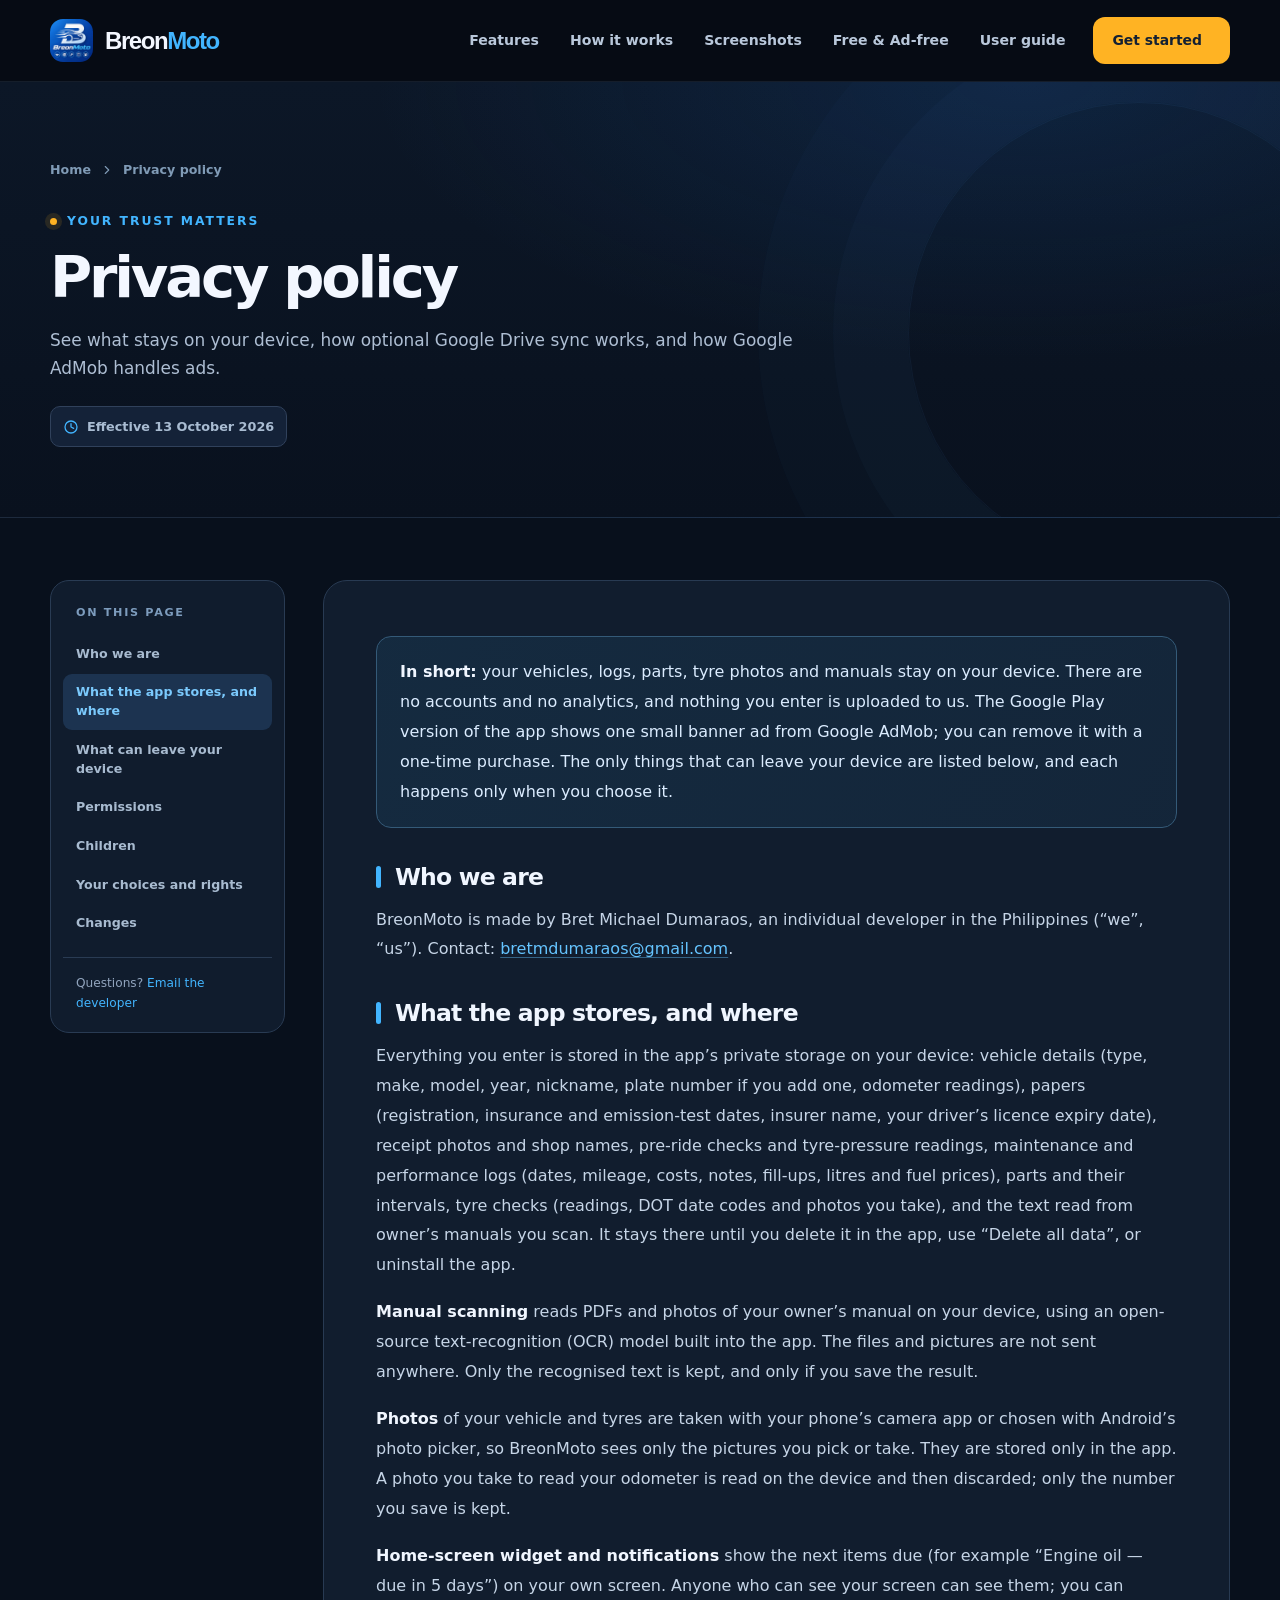
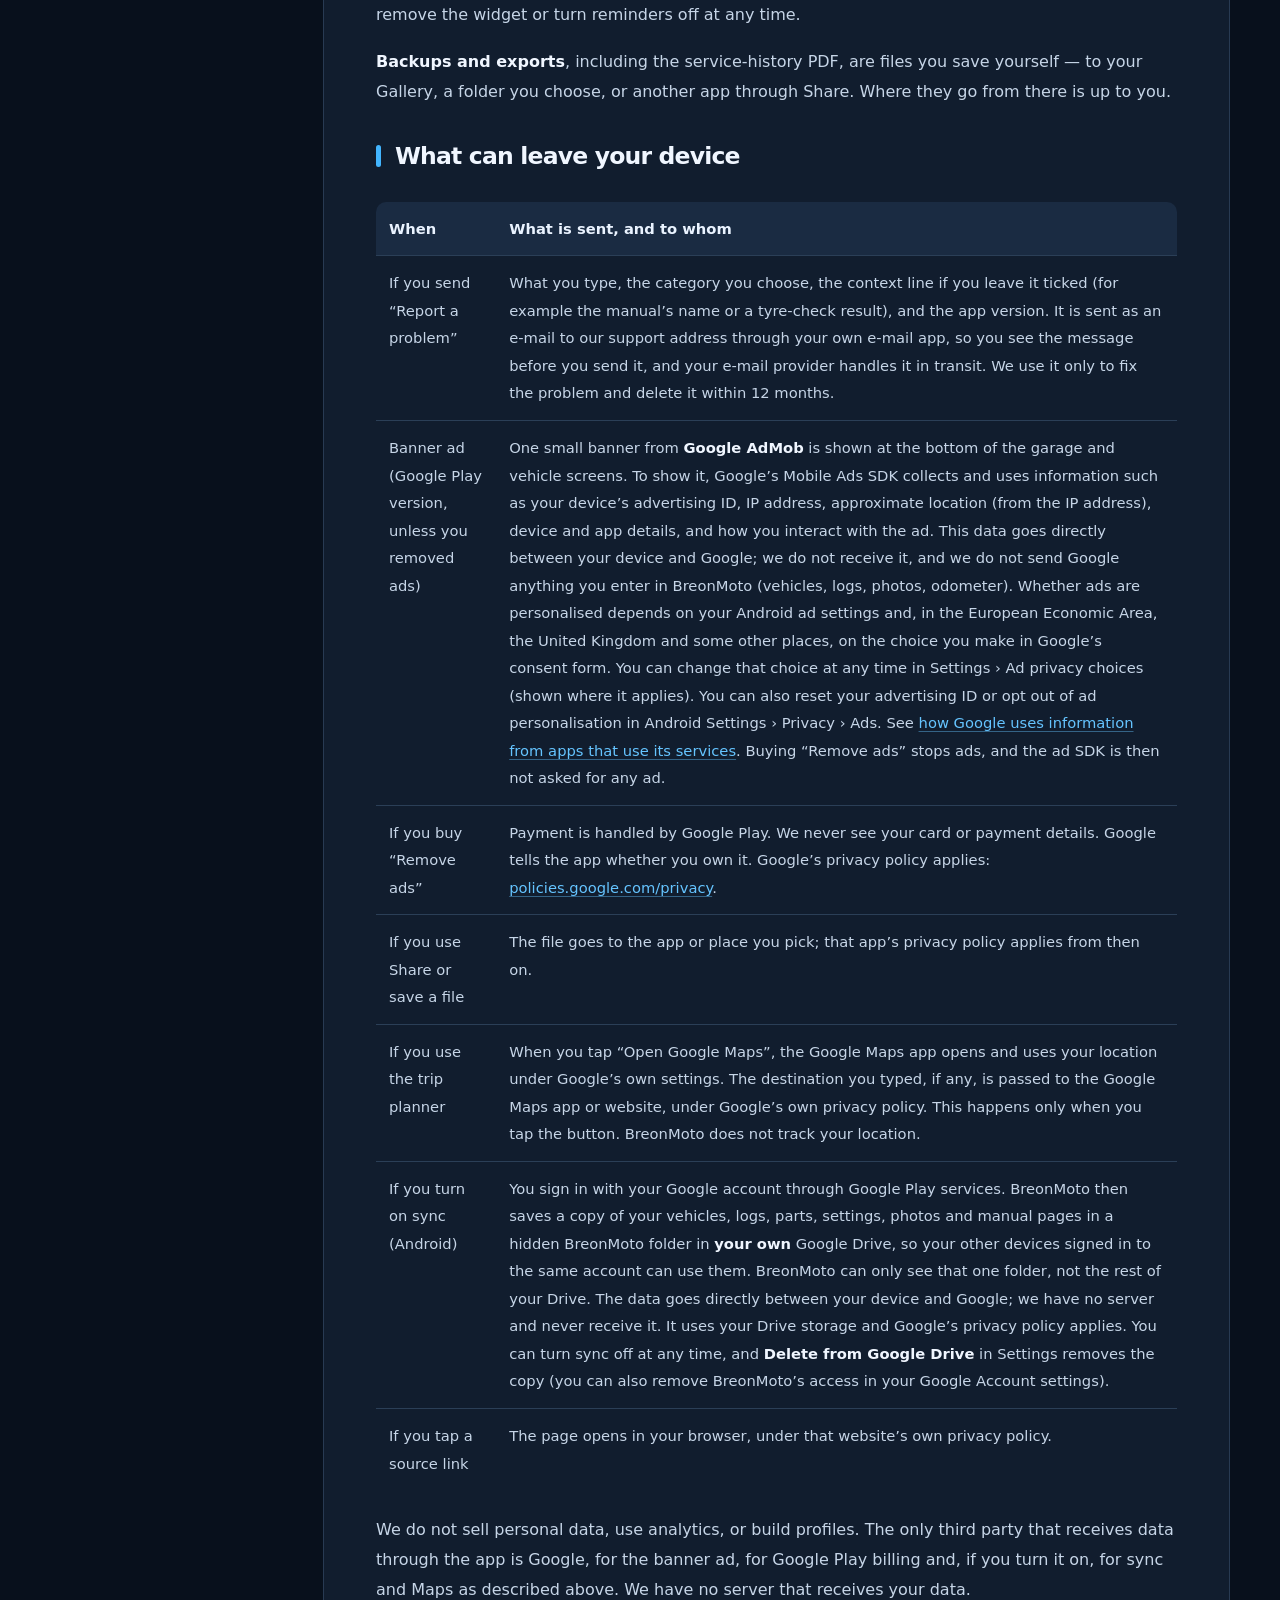
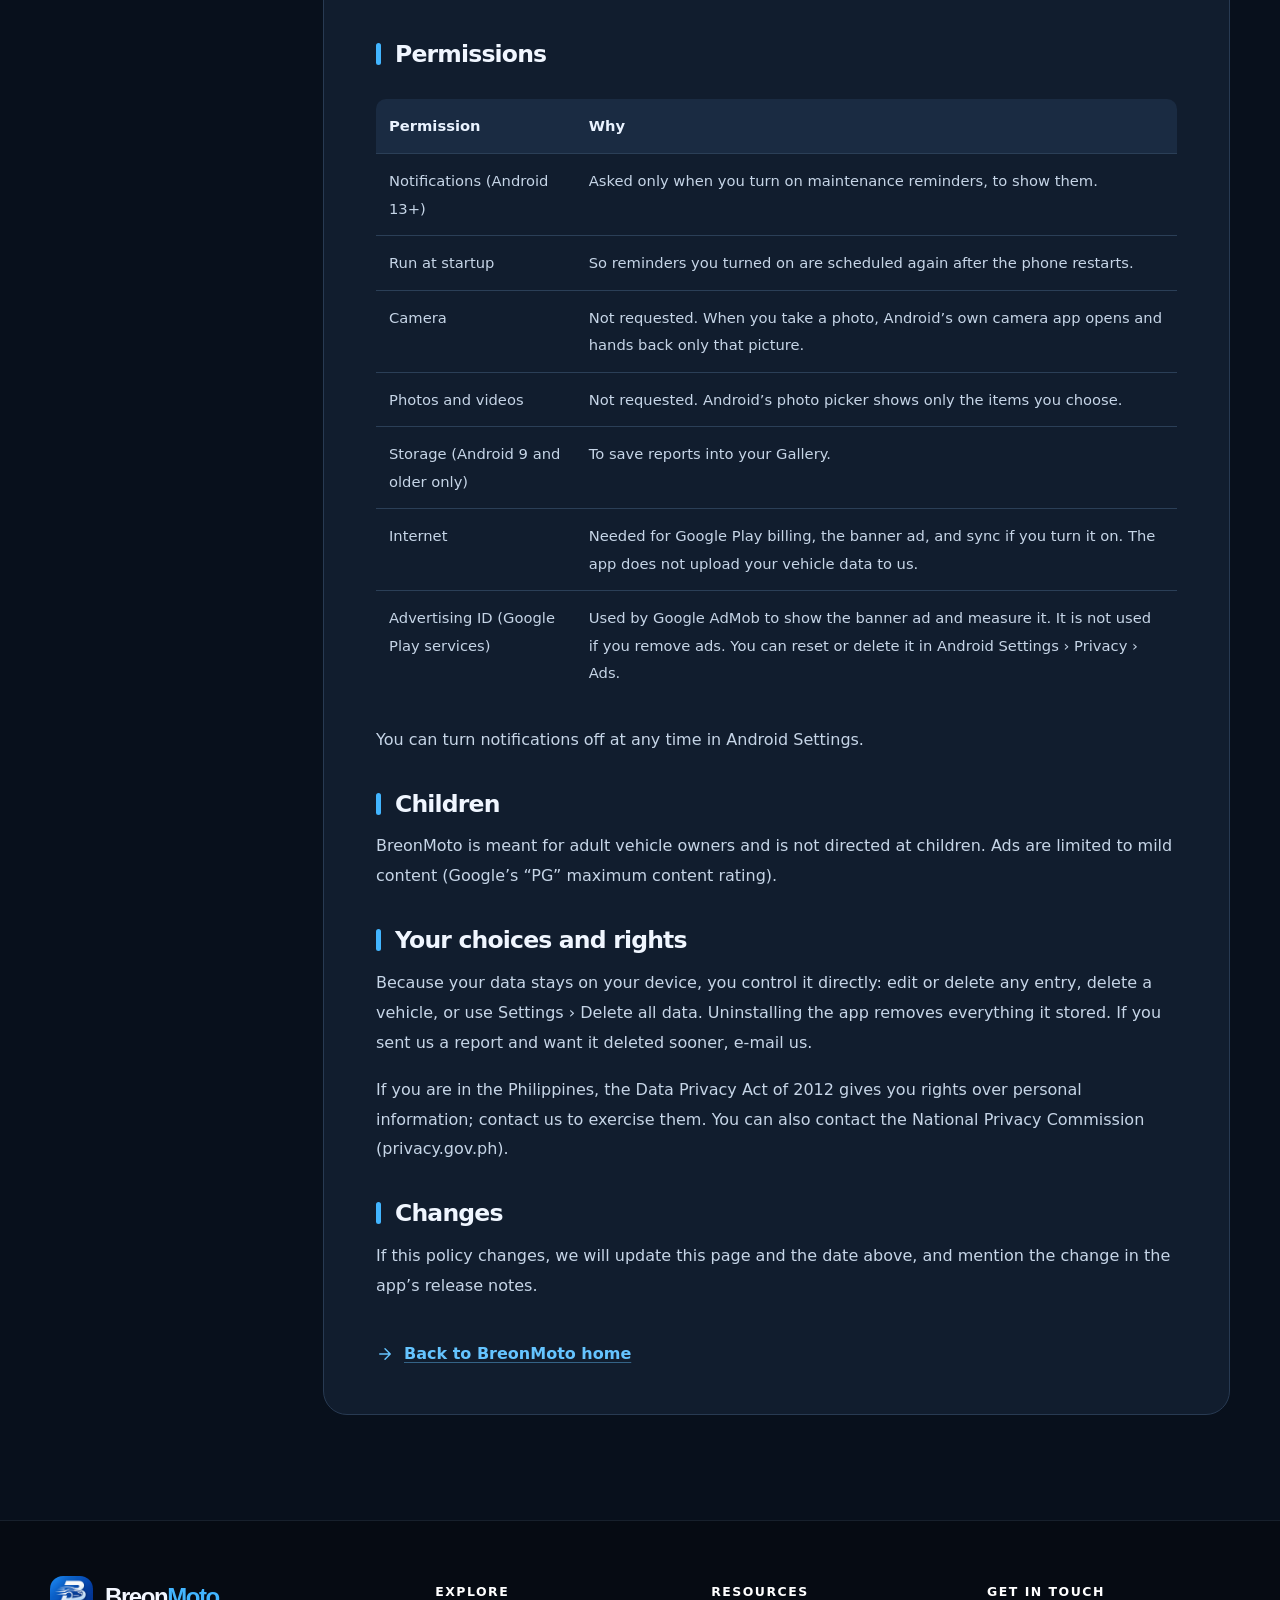
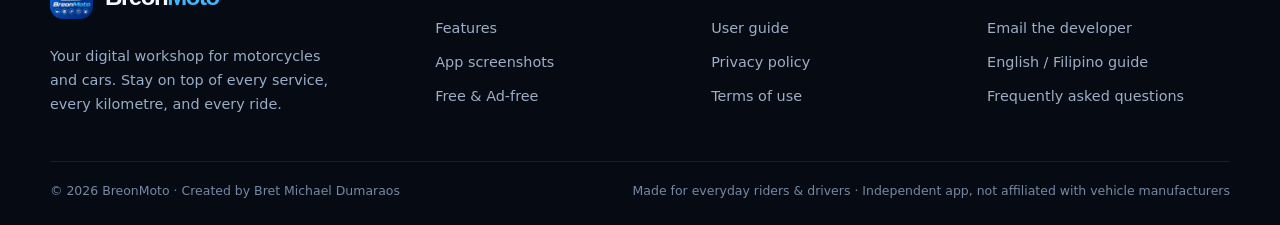
<file: privacy.html>
<!doctype html><html lang="en"><head><meta charset="utf-8"><meta name="viewport" content="width=device-width,initial-scale=1"><meta name="theme-color" content="#070c15"><meta name="description" content="See what stays on your device, how optional Google Drive sync works, and how Google AdMob handles ads."><meta property="og:type" content="website"><meta property="og:title" content="Privacy policy | BreonMoto"><meta property="og:description" content="See what stays on your device, how optional Google Drive sync works, and how Google AdMob handles ads."><meta property="og:image" content="assets/social-preview.jpg"><meta name="twitter:card" content="summary_large_image"><link rel="icon" type="image/png" sizes="192x192" href="assets/favicon.png"><link rel="stylesheet" href="assets/styles.css"><script defer src="assets/site.js"></script><title>Privacy policy | BreonMoto</title></head><body class="legal-page"><a class="visually-hidden skip-link" href="#main">Skip to main content</a>
<header class="site-header"><div class="container header-inner">
<a class="brand" href="index.html" aria-label="BreonMoto home"><img src="assets/favicon.png" alt="" width="43" height="43"><span class="brand-text">Breon<span>Moto</span></span></a>
<nav class="main-nav" id="main-navigation" data-main-nav aria-label="Main navigation"><a href="index.html#features">Features</a><a href="index.html#how-it-works">How it works</a><a href="index.html#screenshots">Screenshots</a><a href="index.html#pricing">Free & Ad-free</a><a href="user-guide.html">User guide</a></nav>
<a class="header-cta" href="user-guide.html">Get started <svg viewBox="0 0 24 24" fill="none" stroke="currentColor" stroke-width="1.9" stroke-linecap="round" stroke-linejoin="round" aria-hidden="true"><path d="M7 17 17 7M8 7h9v9"/></svg></a>
<button class="mobile-menu-toggle" type="button" aria-label="Open navigation menu" aria-controls="main-navigation" aria-expanded="false" data-menu-toggle><svg viewBox="0 0 24 24" fill="none" stroke="currentColor" stroke-width="1.9" stroke-linecap="round" stroke-linejoin="round" aria-hidden="true"><path d="M4 7h16M4 12h16M4 17h16"/></svg></button>
</div></header><main id="main"><section class="interior-hero"><div class="container"><div class="breadcrumb"><a href="index.html">Home</a><svg viewBox="0 0 24 24" fill="none" stroke="currentColor" stroke-width="1.9" stroke-linecap="round" stroke-linejoin="round" aria-hidden="true"><path d="m9 18 6-6-6-6"/></svg><span>Privacy policy</span></div><div class="eyebrow">Your trust matters</div><h1>Privacy policy</h1><p>See what stays on your device, how optional Google Drive sync works, and how Google AdMob handles ads.</p><div class="meta-pill"><svg viewBox="0 0 24 24" fill="none" stroke="currentColor" stroke-width="1.9" stroke-linecap="round" stroke-linejoin="round" aria-hidden="true"><circle cx="12" cy="12" r="9"/><path d="M12 7v5l4 2"/></svg>Effective 13 October 2026</div></div></section>
<div class="doc-area"><div class="container doc-layout"><aside class="doc-sidebar"><div class="toc-card"><div class="toc-title">On this page</div><nav aria-label="Privacy policy sections" class="toc-links"><a href="#who-we-are">Who we are</a><a href="#what-the-app-stores-and-where">What the app stores, and where</a><a href="#what-can-leave-your-device">What can leave your device</a><a href="#permissions">Permissions</a><a href="#children">Children</a><a href="#your-choices-and-rights">Your choices and rights</a><a href="#changes">Changes</a></nav><div class="toc-footer">Questions? <a href="mailto:bretmdumaraos@gmail.com">Email the developer</a></div></div></aside>
<article class="doc-card">


<div class="box"><b>In short:</b> your vehicles, logs, parts, tyre photos and manuals stay on your device. There are no accounts and no analytics, and nothing you enter is uploaded to us. The Google Play version of the app shows one small banner ad from Google AdMob; you can remove it with a one-time purchase. The only things that can leave your device are listed below, and each happens only when you choose it.</div>
<h2 id="who-we-are">Who we are</h2>
<p>BreonMoto is made by Bret Michael Dumaraos, an individual developer in the Philippines (“we”, “us”). Contact: <a href="mailto:bretmdumaraos@gmail.com">bretmdumaraos@gmail.com</a>.</p>
<h2 id="what-the-app-stores-and-where">What the app stores, and where</h2>
<p>Everything you enter is stored in the app’s private storage on your device: vehicle details (type, make, model, year, nickname, plate number if you add one, odometer readings), papers (registration, insurance and emission-test dates, insurer name, your driver’s licence expiry date), receipt photos and shop names, pre-ride checks and tyre-pressure readings, maintenance and performance logs (dates, mileage, costs, notes, fill-ups, litres and fuel prices), parts and their intervals, tyre checks (readings, DOT date codes and photos you take), and the text read from owner’s manuals you scan. It stays there until you delete it in the app, use “Delete all data”, or uninstall the app.</p>
<p><b>Manual scanning</b> reads PDFs and photos of your owner’s manual on your device, using an open-source text-recognition (OCR) model built into the app. The files and pictures are not sent anywhere. Only the recognised text is kept, and only if you save the result.</p>
<p><b>Photos</b> of your vehicle and tyres are taken with your phone’s camera app or chosen with Android’s photo picker, so BreonMoto sees only the pictures you pick or take. They are stored only in the app. A photo you take to read your odometer is read on the device and then discarded; only the number you save is kept.</p>
<p><b>Home-screen widget and notifications</b> show the next items due (for example “Engine oil — due in 5 days”) on your own screen. Anyone who can see your screen can see them; you can remove the widget or turn reminders off at any time.</p>
<p><b>Backups and exports</b>, including the service-history PDF, are files you save yourself — to your Gallery, a folder you choose, or another app through Share. Where they go from there is up to you.</p>
<h2 id="what-can-leave-your-device">What can leave your device</h2>
<div class="table-scroll"><table>
<tr><th>When</th><th>What is sent, and to whom</th></tr>
<tr><td>If you send “Report a problem”</td><td>What you type, the category you choose, the context line if you leave it ticked (for example the manual’s name or a tyre-check result), and the app version. It is sent as an e-mail to our support address through your own e-mail app, so you see the message before you send it, and your e-mail provider handles it in transit. We use it only to fix the problem and delete it within 12 months.</td></tr>
<tr><td>Banner ad (Google Play version, unless you removed ads)</td><td>One small banner from <b>Google AdMob</b> is shown at the bottom of the garage and vehicle screens. To show it, Google’s Mobile Ads SDK collects and uses information such as your device’s advertising ID, IP address, approximate location (from the IP address), device and app details, and how you interact with the ad. This data goes directly between your device and Google; we do not receive it, and we do not send Google anything you enter in BreonMoto (vehicles, logs, photos, odometer). Whether ads are personalised depends on your Android ad settings and, in the European Economic Area, the United Kingdom and some other places, on the choice you make in Google’s consent form. You can change that choice at any time in Settings › Ad privacy choices (shown where it applies). You can also reset your advertising ID or opt out of ad personalisation in Android Settings › Privacy › Ads. See <a href="https://policies.google.com/technologies/partner-sites">how Google uses information from apps that use its services</a>. Buying “Remove ads” stops ads, and the ad SDK is then not asked for any ad.</td></tr>
<tr><td>If you buy “Remove ads”</td><td>Payment is handled by Google Play. We never see your card or payment details. Google tells the app whether you own it. Google’s privacy policy applies: <a href="https://policies.google.com/privacy">policies.google.com/privacy</a>.</td></tr>
<tr><td>If you use Share or save a file</td><td>The file goes to the app or place you pick; that app’s privacy policy applies from then on.</td></tr>
<tr><td>If you use the trip planner</td><td>When you tap “Open Google Maps”, the Google Maps app opens and uses your location under Google’s own settings. The destination you typed, if any, is passed to the Google Maps app or website, under Google’s own privacy policy. This happens only when you tap the button. BreonMoto does not track your location.</td></tr>
<tr><td>If you turn on sync (Android)</td><td>You sign in with your Google account through Google Play services. BreonMoto then saves a copy of your vehicles, logs, parts, settings, photos and manual pages in a hidden BreonMoto folder in <b>your own</b> Google Drive, so your other devices signed in to the same account can use them. BreonMoto can only see that one folder, not the rest of your Drive. The data goes directly between your device and Google; we have no server and never receive it. It uses your Drive storage and Google’s privacy policy applies. You can turn sync off at any time, and <b>Delete from Google Drive</b> in Settings removes the copy (you can also remove BreonMoto’s access in your Google Account settings).</td></tr>
<tr><td>If you tap a source link</td><td>The page opens in your browser, under that website’s own privacy policy.</td></tr>
</table></div>
<p>We do not sell personal data, use analytics, or build profiles. The only third party that receives data through the app is Google, for the banner ad, for Google Play billing and, if you turn it on, for sync and Maps as described above. We have no server that receives your data.</p>
<h2 id="permissions">Permissions</h2>
<div class="table-scroll"><table>
<tr><th>Permission</th><th>Why</th></tr>
<tr><td>Notifications (Android 13+)</td><td>Asked only when you turn on maintenance reminders, to show them.</td></tr>
<tr><td>Run at startup</td><td>So reminders you turned on are scheduled again after the phone restarts.</td></tr>
<tr><td>Camera</td><td>Not requested. When you take a photo, Android’s own camera app opens and hands back only that picture.</td></tr>
<tr><td>Photos and videos</td><td>Not requested. Android’s photo picker shows only the items you choose.</td></tr>
<tr><td>Storage (Android 9 and older only)</td><td>To save reports into your Gallery.</td></tr>
<tr><td>Internet</td><td>Needed for Google Play billing, the banner ad, and sync if you turn it on. The app does not upload your vehicle data to us.</td></tr>
<tr><td>Advertising ID (Google Play services)</td><td>Used by Google AdMob to show the banner ad and measure it. It is not used if you remove ads. You can reset or delete it in Android Settings › Privacy › Ads.</td></tr>
</table></div>
<p>You can turn notifications off at any time in Android Settings.</p>
<h2 id="children">Children</h2>
<p>BreonMoto is meant for adult vehicle owners and is not directed at children. Ads are limited to mild content (Google’s “PG” maximum content rating).</p>
<h2 id="your-choices-and-rights">Your choices and rights</h2>
<p>Because your data stays on your device, you control it directly: edit or delete any entry, delete a vehicle, or use Settings › Delete all data. Uninstalling the app removes everything it stored. If you sent us a report and want it deleted sooner, e-mail us.</p>
<p>If you are in the Philippines, the Data Privacy Act of 2012 gives you rights over personal information; contact us to exercise them. You can also contact the National Privacy Commission (privacy.gov.ph).</p>
<h2 id="changes">Changes</h2>
<p>If this policy changes, we will update this page and the date above, and mention the change in the app’s release notes.</p>
<div class="doc-footer-link"><a href="index.html"><svg viewBox="0 0 24 24" fill="none" stroke="currentColor" stroke-width="1.9" stroke-linecap="round" stroke-linejoin="round" aria-hidden="true"><path d="M5 12h14m-7-7 7 7-7 7"/></svg> Back to BreonMoto home</a></div></article></div></div></main><footer class="site-footer"><div class="container"><div class="footer-top">
<div class="footer-about"><a class="brand" href="index.html"><img src="assets/favicon.png" alt="" width="43" height="43"><span class="brand-text">Breon<span>Moto</span></span></a><p>Your digital workshop for motorcycles and cars. Stay on top of every service, every kilometre, and every ride.</p></div>
<div class="footer-col"><h3>Explore</h3><a href="index.html#features">Features</a><a href="index.html#screenshots">App screenshots</a><a href="index.html#pricing">Free & Ad-free</a></div>
<div class="footer-col"><h3>Resources</h3><a href="user-guide.html">User guide</a><a href="privacy.html">Privacy policy</a><a href="terms.html">Terms of use</a></div>
<div class="footer-col"><h3>Get in touch</h3><a href="mailto:bretmdumaraos@gmail.com">Email the developer</a><a href="user-guide.html">English / Filipino guide</a><a href="index.html#faq">Frequently asked questions</a></div>
</div><div class="footer-bottom"><span>© 2026 BreonMoto · Created by Bret Michael Dumaraos</span><span>Made for everyday riders & drivers · Independent app, not affiliated with vehicle manufacturers</span></div></div></footer></body></html>
</file>
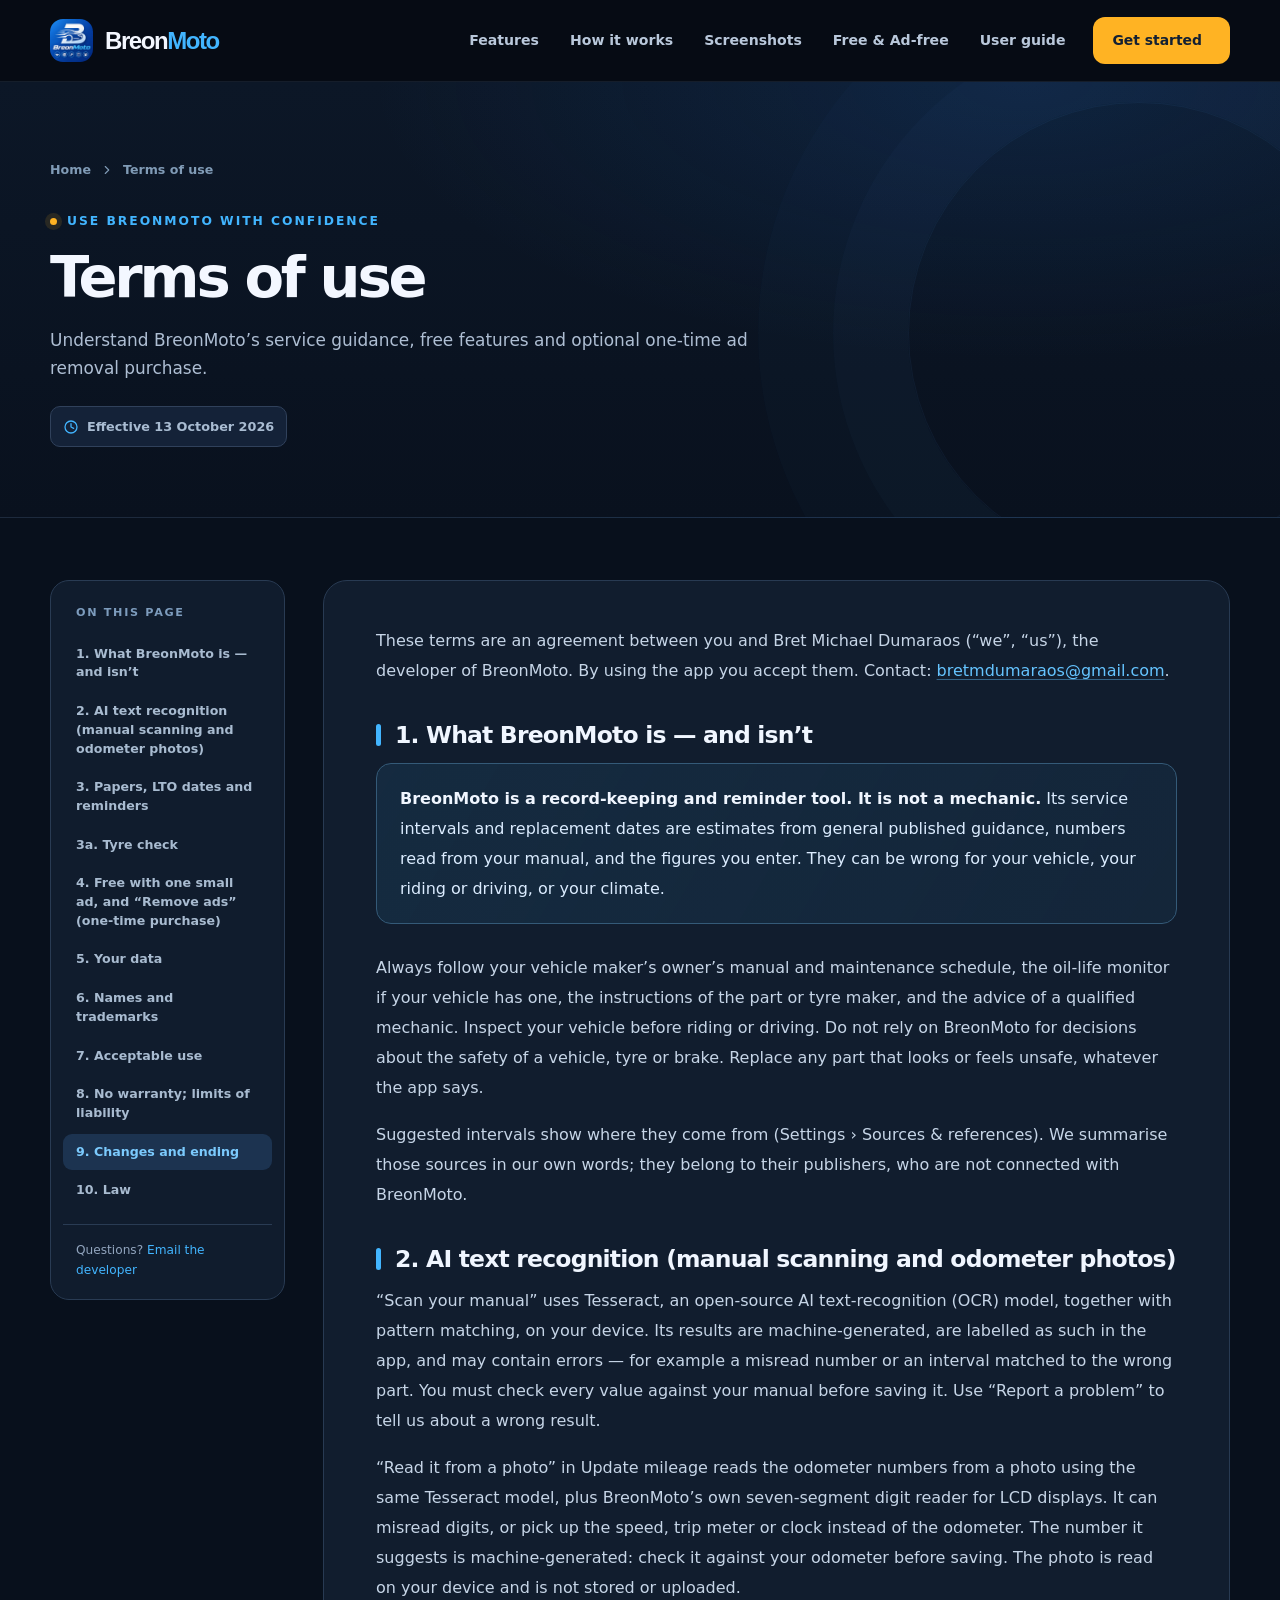
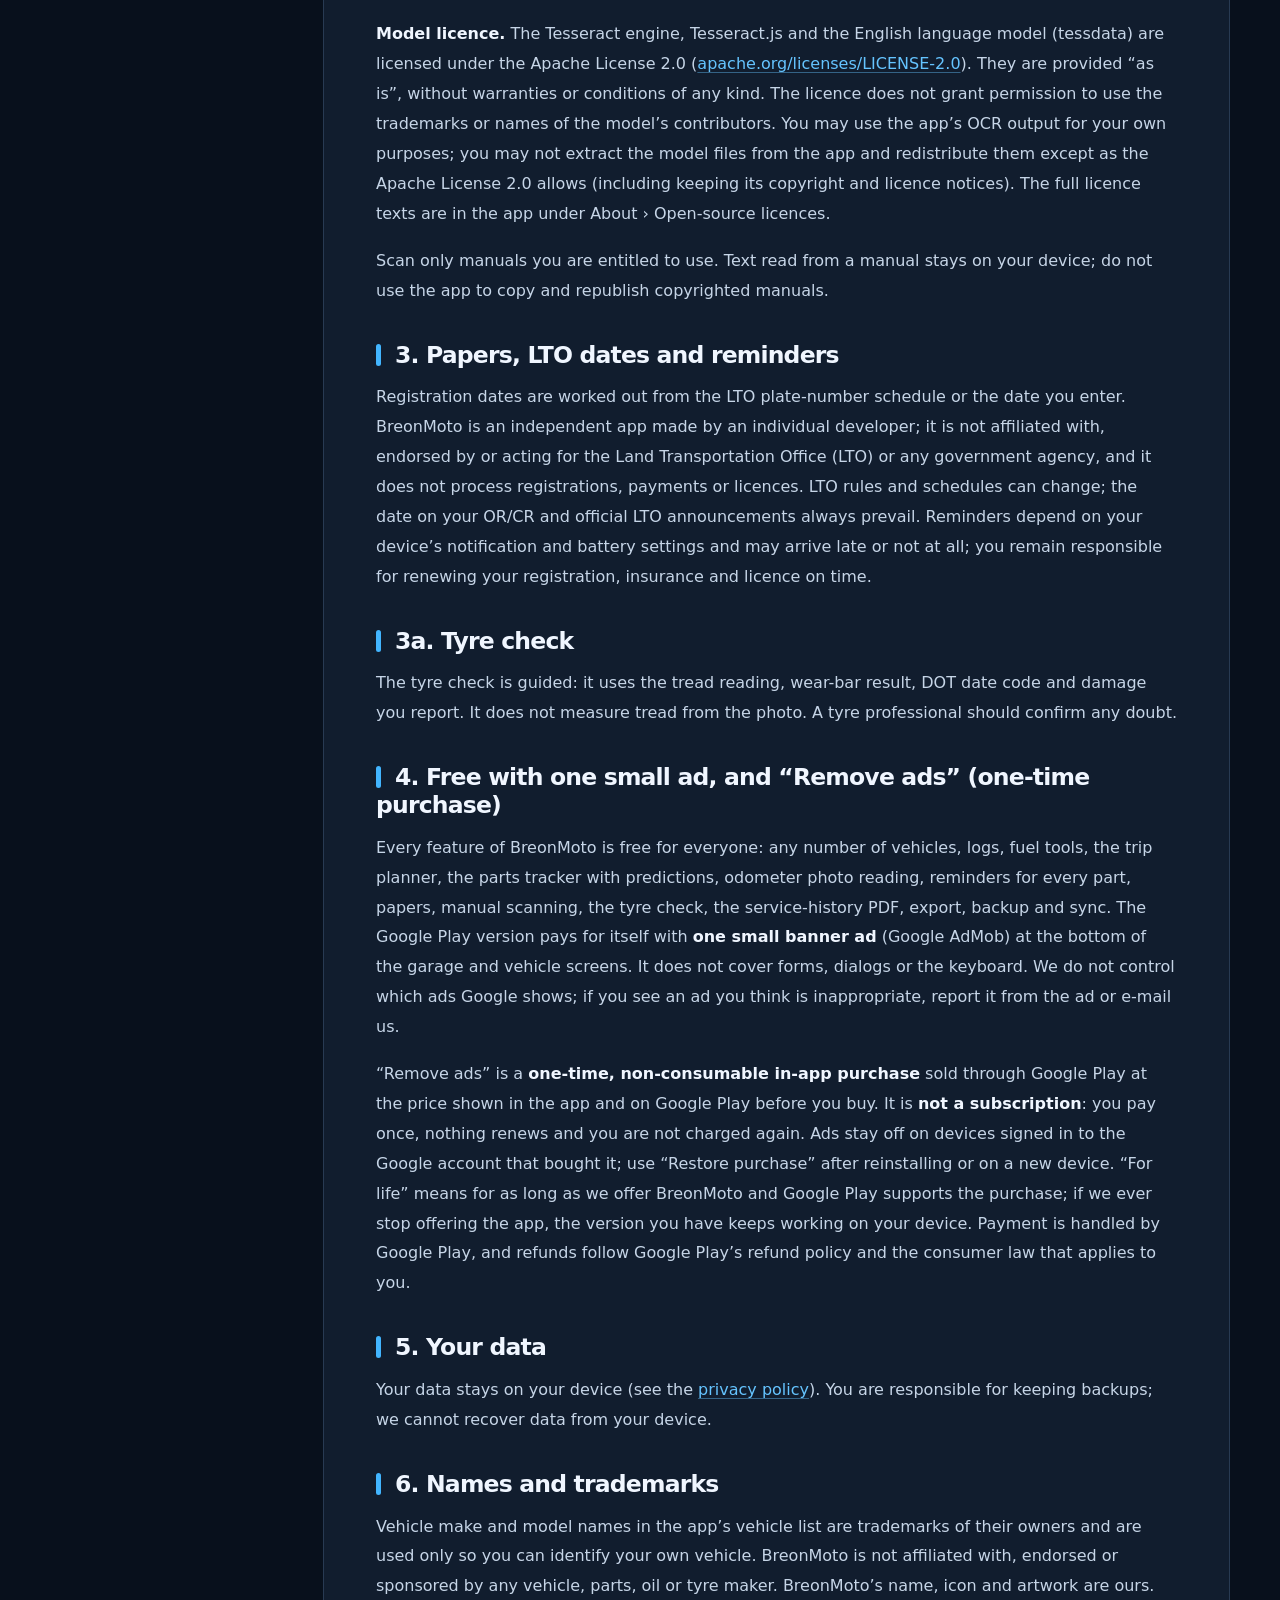
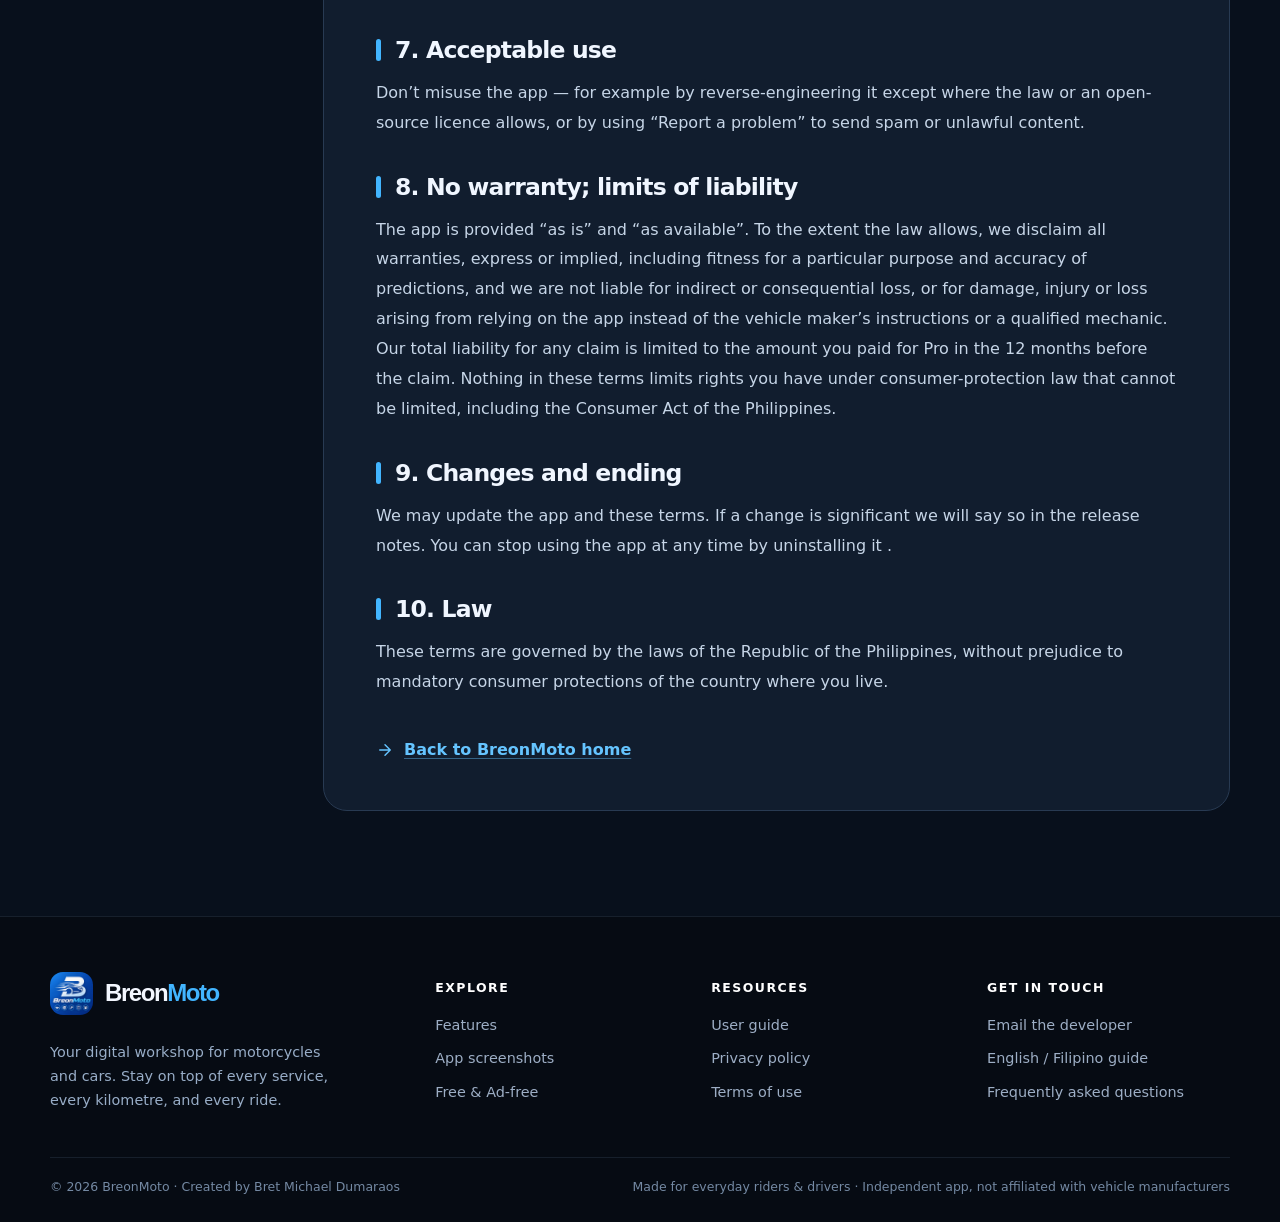
<file: terms.html>
<!doctype html><html lang="en"><head><meta charset="utf-8"><meta name="viewport" content="width=device-width,initial-scale=1"><meta name="theme-color" content="#070c15"><meta name="description" content="Understand BreonMoto’s service guidance, free features and optional one-time ad removal purchase."><meta property="og:type" content="website"><meta property="og:title" content="Terms of use | BreonMoto"><meta property="og:description" content="Understand BreonMoto’s service guidance, free features and optional one-time ad removal purchase."><meta property="og:image" content="assets/social-preview.jpg"><meta name="twitter:card" content="summary_large_image"><link rel="icon" type="image/png" sizes="192x192" href="assets/favicon.png"><link rel="stylesheet" href="assets/styles.css"><script defer src="assets/site.js"></script><title>Terms of use | BreonMoto</title></head><body class="legal-page"><a class="visually-hidden skip-link" href="#main">Skip to main content</a>
<header class="site-header"><div class="container header-inner">
<a class="brand" href="index.html" aria-label="BreonMoto home"><img src="assets/favicon.png" alt="" width="43" height="43"><span class="brand-text">Breon<span>Moto</span></span></a>
<nav class="main-nav" id="main-navigation" data-main-nav aria-label="Main navigation"><a href="index.html#features">Features</a><a href="index.html#how-it-works">How it works</a><a href="index.html#screenshots">Screenshots</a><a href="index.html#pricing">Free & Ad-free</a><a href="user-guide.html">User guide</a></nav>
<a class="header-cta" href="user-guide.html">Get started <svg viewBox="0 0 24 24" fill="none" stroke="currentColor" stroke-width="1.9" stroke-linecap="round" stroke-linejoin="round" aria-hidden="true"><path d="M7 17 17 7M8 7h9v9"/></svg></a>
<button class="mobile-menu-toggle" type="button" aria-label="Open navigation menu" aria-controls="main-navigation" aria-expanded="false" data-menu-toggle><svg viewBox="0 0 24 24" fill="none" stroke="currentColor" stroke-width="1.9" stroke-linecap="round" stroke-linejoin="round" aria-hidden="true"><path d="M4 7h16M4 12h16M4 17h16"/></svg></button>
</div></header><main id="main"><section class="interior-hero"><div class="container"><div class="breadcrumb"><a href="index.html">Home</a><svg viewBox="0 0 24 24" fill="none" stroke="currentColor" stroke-width="1.9" stroke-linecap="round" stroke-linejoin="round" aria-hidden="true"><path d="m9 18 6-6-6-6"/></svg><span>Terms of use</span></div><div class="eyebrow">Use BreonMoto with confidence</div><h1>Terms of use</h1><p>Understand BreonMoto’s service guidance, free features and optional one-time ad removal purchase.</p><div class="meta-pill"><svg viewBox="0 0 24 24" fill="none" stroke="currentColor" stroke-width="1.9" stroke-linecap="round" stroke-linejoin="round" aria-hidden="true"><circle cx="12" cy="12" r="9"/><path d="M12 7v5l4 2"/></svg>Effective 13 October 2026</div></div></section>
<div class="doc-area"><div class="container doc-layout"><aside class="doc-sidebar"><div class="toc-card"><div class="toc-title">On this page</div><nav aria-label="Terms of use sections" class="toc-links"><a href="#1-what-breonmoto-is-and-isn-t">1. What BreonMoto is — and isn’t</a><a href="#2-ai-text-recognition-manual-scanning-and-odometer-photos">2. AI text recognition (manual scanning and odometer photos)</a><a href="#3-papers-lto-dates-and-reminders">3. Papers, LTO dates and reminders</a><a href="#3a-tyre-check">3a. Tyre check</a><a href="#4-free-with-one-small-ad-and-remove-ads-one-time-purchase">4. Free with one small ad, and “Remove ads” (one-time purchase)</a><a href="#5-your-data">5. Your data</a><a href="#6-names-and-trademarks">6. Names and trademarks</a><a href="#7-acceptable-use">7. Acceptable use</a><a href="#8-no-warranty-limits-of-liability">8. No warranty; limits of liability</a><a href="#9-changes-and-ending">9. Changes and ending</a><a href="#10-law">10. Law</a></nav><div class="toc-footer">Questions? <a href="mailto:bretmdumaraos@gmail.com">Email the developer</a></div></div></aside>
<article class="doc-card">


<p>These terms are an agreement between you and Bret Michael Dumaraos (“we”, “us”), the developer of BreonMoto. By using the app you accept them. Contact: <a href="mailto:bretmdumaraos@gmail.com">bretmdumaraos@gmail.com</a>.</p>
<h2 id="1-what-breonmoto-is-and-isn-t">1. What BreonMoto is — and isn’t</h2>
<div class="box"><b>BreonMoto is a record-keeping and reminder tool. It is not a mechanic.</b> Its service intervals and replacement dates are estimates from general published guidance, numbers read from your manual, and the figures you enter. They can be wrong for your vehicle, your riding or driving, or your climate.</div>
<p>Always follow your vehicle maker’s owner’s manual and maintenance schedule, the oil-life monitor if your vehicle has one, the instructions of the part or tyre maker, and the advice of a qualified mechanic. Inspect your vehicle before riding or driving. Do not rely on BreonMoto for decisions about the safety of a vehicle, tyre or brake. Replace any part that looks or feels unsafe, whatever the app says.</p>
<p>Suggested intervals show where they come from (Settings › Sources &amp; references). We summarise those sources in our own words; they belong to their publishers, who are not connected with BreonMoto.</p>
<h2 id="2-ai-text-recognition-manual-scanning-and-odometer-photos">2. AI text recognition (manual scanning and odometer photos)</h2>
<p>“Scan your manual” uses Tesseract, an open-source AI text-recognition (OCR) model, together with pattern matching, on your device. Its results are machine-generated, are labelled as such in the app, and may contain errors — for example a misread number or an interval matched to the wrong part. You must check every value against your manual before saving it. Use “Report a problem” to tell us about a wrong result.</p>
<p>“Read it from a photo” in Update mileage reads the odometer numbers from a photo using the same Tesseract model, plus BreonMoto’s own seven-segment digit reader for LCD displays. It can misread digits, or pick up the speed, trip meter or clock instead of the odometer. The number it suggests is machine-generated: check it against your odometer before saving. The photo is read on your device and is not stored or uploaded.</p>
<p><b>Model licence.</b> The Tesseract engine, Tesseract.js and the English language model (tessdata) are licensed under the Apache License 2.0 (<a href="https://www.apache.org/licenses/LICENSE-2.0">apache.org/licenses/LICENSE-2.0</a>). They are provided “as is”, without warranties or conditions of any kind. The licence does not grant permission to use the trademarks or names of the model’s contributors. You may use the app’s OCR output for your own purposes; you may not extract the model files from the app and redistribute them except as the Apache License 2.0 allows (including keeping its copyright and licence notices). The full licence texts are in the app under About › Open-source licences.</p>
<p>Scan only manuals you are entitled to use. Text read from a manual stays on your device; do not use the app to copy and republish copyrighted manuals.</p>
<h2 id="3-papers-lto-dates-and-reminders">3. Papers, LTO dates and reminders</h2>
<p>Registration dates are worked out from the LTO plate-number schedule or the date you enter. BreonMoto is an independent app made by an individual developer; it is not affiliated with, endorsed by or acting for the Land Transportation Office (LTO) or any government agency, and it does not process registrations, payments or licences. LTO rules and schedules can change; the date on your OR/CR and official LTO announcements always prevail. Reminders depend on your device’s notification and battery settings and may arrive late or not at all; you remain responsible for renewing your registration, insurance and licence on time.</p>
<h2 id="3a-tyre-check">3a. Tyre check</h2>
<p>The tyre check is guided: it uses the tread reading, wear-bar result, DOT date code and damage you report. It does not measure tread from the photo. A tyre professional should confirm any doubt.</p>
<h2 id="4-free-with-one-small-ad-and-remove-ads-one-time-purchase">4. Free with one small ad, and “Remove ads” (one-time purchase)</h2>
<p>Every feature of BreonMoto is free for everyone: any number of vehicles, logs, fuel tools, the trip planner, the parts tracker with predictions, odometer photo reading, reminders for every part, papers, manual scanning, the tyre check, the service-history PDF, export, backup and sync. The Google Play version pays for itself with <b>one small banner ad</b> (Google AdMob) at the bottom of the garage and vehicle screens. It does not cover forms, dialogs or the keyboard. We do not control which ads Google shows; if you see an ad you think is inappropriate, report it from the ad or e-mail us.</p>
<p>“Remove ads” is a <b>one-time, non-consumable in-app purchase</b> sold through Google Play at the price shown in the app and on Google Play before you buy. It is <b>not a subscription</b>: you pay once, nothing renews and you are not charged again. Ads stay off on devices signed in to the Google account that bought it; use “Restore purchase” after reinstalling or on a new device. “For life” means for as long as we offer BreonMoto and Google Play supports the purchase; if we ever stop offering the app, the version you have keeps working on your device. Payment is handled by Google Play, and refunds follow Google Play’s refund policy and the consumer law that applies to you.</p>
<h2 id="5-your-data">5. Your data</h2>
<p>Your data stays on your device (see the <a href="privacy.html">privacy policy</a>). You are responsible for keeping backups; we cannot recover data from your device.</p>
<h2 id="6-names-and-trademarks">6. Names and trademarks</h2>
<p>Vehicle make and model names in the app’s vehicle list are trademarks of their owners and are used only so you can identify your own vehicle. BreonMoto is not affiliated with, endorsed or sponsored by any vehicle, parts, oil or tyre maker. BreonMoto’s name, icon and artwork are ours.</p>
<h2 id="7-acceptable-use">7. Acceptable use</h2>
<p>Don’t misuse the app — for example by reverse-engineering it except where the law or an open-source licence allows, or by using “Report a problem” to send spam or unlawful content.</p>
<h2 id="8-no-warranty-limits-of-liability">8. No warranty; limits of liability</h2>
<p>The app is provided “as is” and “as available”. To the extent the law allows, we disclaim all warranties, express or implied, including fitness for a particular purpose and accuracy of predictions, and we are not liable for indirect or consequential loss, or for damage, injury or loss arising from relying on the app instead of the vehicle maker’s instructions or a qualified mechanic. Our total liability for any claim is limited to the amount you paid for Pro in the 12 months before the claim. Nothing in these terms limits rights you have under consumer-protection law that cannot be limited, including the Consumer Act of the Philippines.</p>
<h2 id="9-changes-and-ending">9. Changes and ending</h2>
<p>We may update the app and these terms. If a change is significant we will say so in the release notes. You can stop using the app at any time by uninstalling it .</p>
<h2 id="10-law">10. Law</h2>
<p>These terms are governed by the laws of the Republic of the Philippines, without prejudice to mandatory consumer protections of the country where you live.</p>
<div class="doc-footer-link"><a href="index.html"><svg viewBox="0 0 24 24" fill="none" stroke="currentColor" stroke-width="1.9" stroke-linecap="round" stroke-linejoin="round" aria-hidden="true"><path d="M5 12h14m-7-7 7 7-7 7"/></svg> Back to BreonMoto home</a></div></article></div></div></main><footer class="site-footer"><div class="container"><div class="footer-top">
<div class="footer-about"><a class="brand" href="index.html"><img src="assets/favicon.png" alt="" width="43" height="43"><span class="brand-text">Breon<span>Moto</span></span></a><p>Your digital workshop for motorcycles and cars. Stay on top of every service, every kilometre, and every ride.</p></div>
<div class="footer-col"><h3>Explore</h3><a href="index.html#features">Features</a><a href="index.html#screenshots">App screenshots</a><a href="index.html#pricing">Free & Ad-free</a></div>
<div class="footer-col"><h3>Resources</h3><a href="user-guide.html">User guide</a><a href="privacy.html">Privacy policy</a><a href="terms.html">Terms of use</a></div>
<div class="footer-col"><h3>Get in touch</h3><a href="mailto:bretmdumaraos@gmail.com">Email the developer</a><a href="user-guide.html">English / Filipino guide</a><a href="index.html#faq">Frequently asked questions</a></div>
</div><div class="footer-bottom"><span>© 2026 BreonMoto · Created by Bret Michael Dumaraos</span><span>Made for everyday riders & drivers · Independent app, not affiliated with vehicle manufacturers</span></div></div></footer></body></html>
</file>
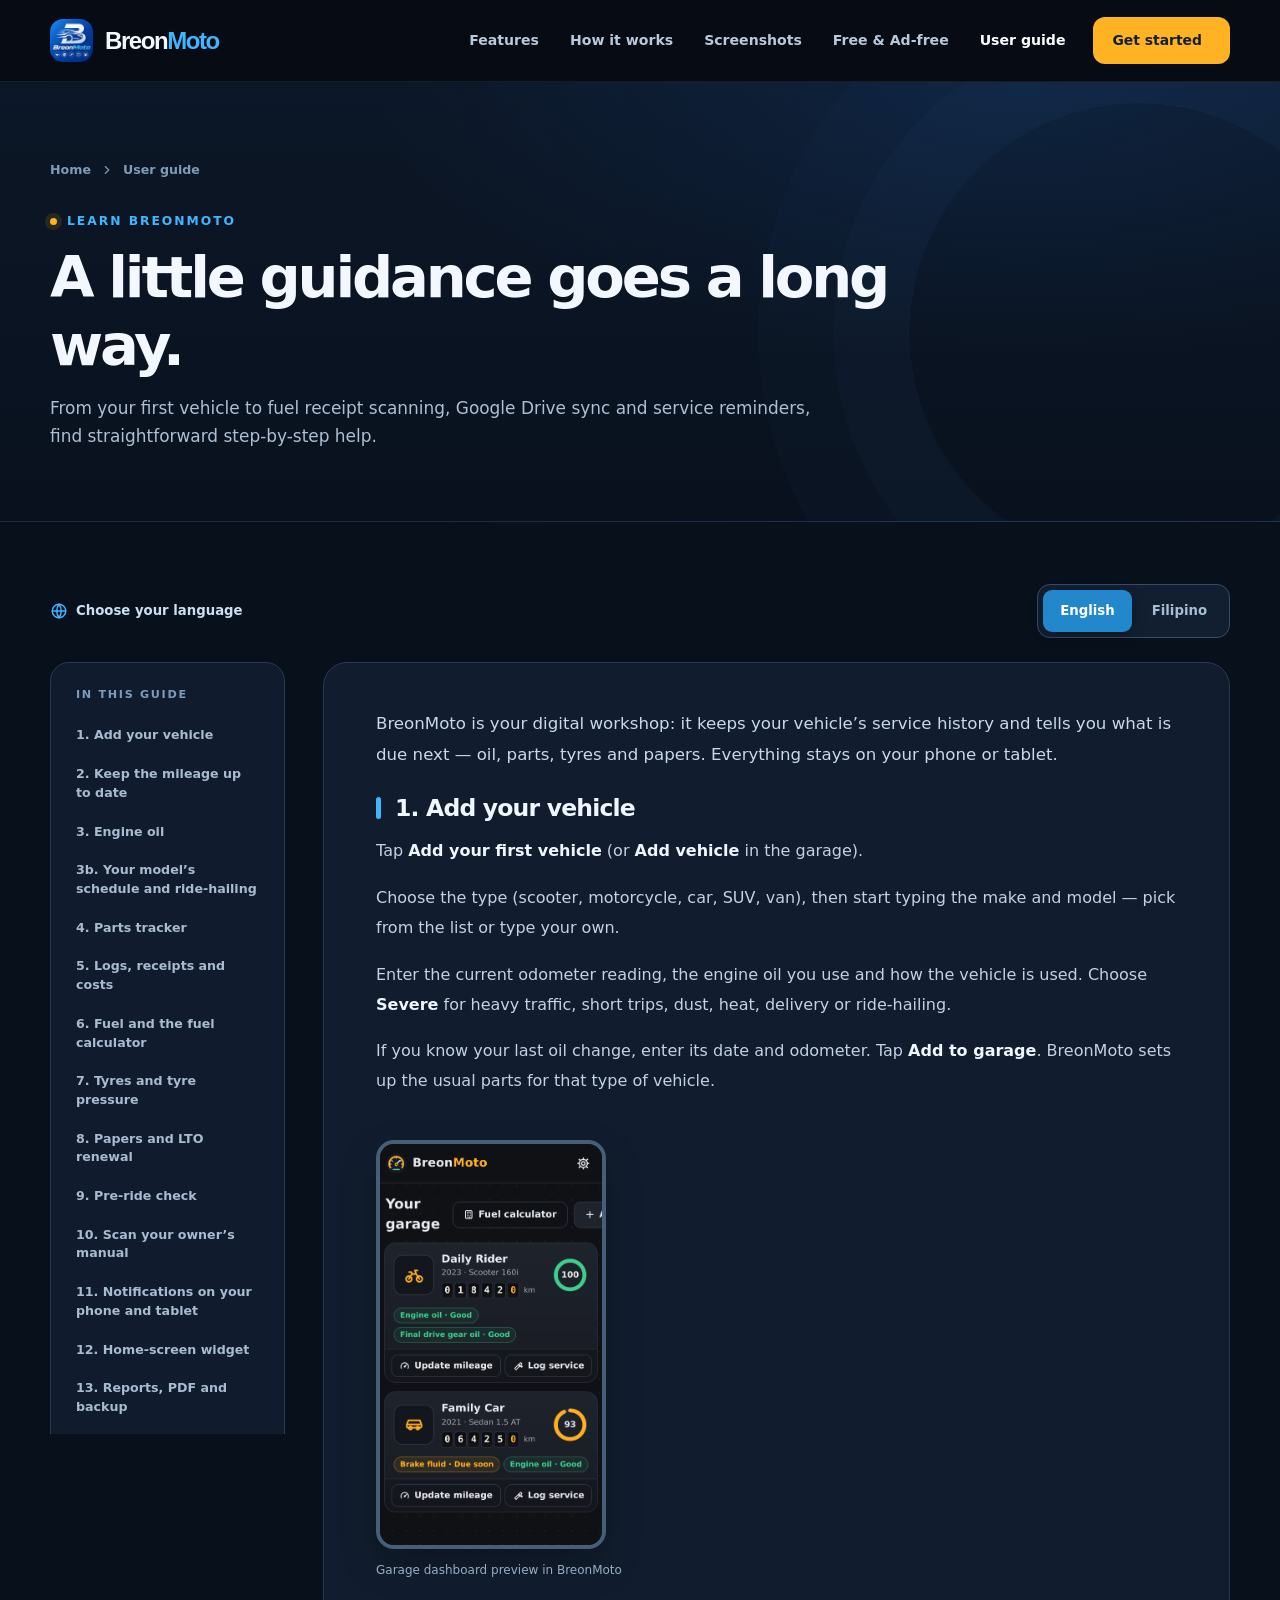
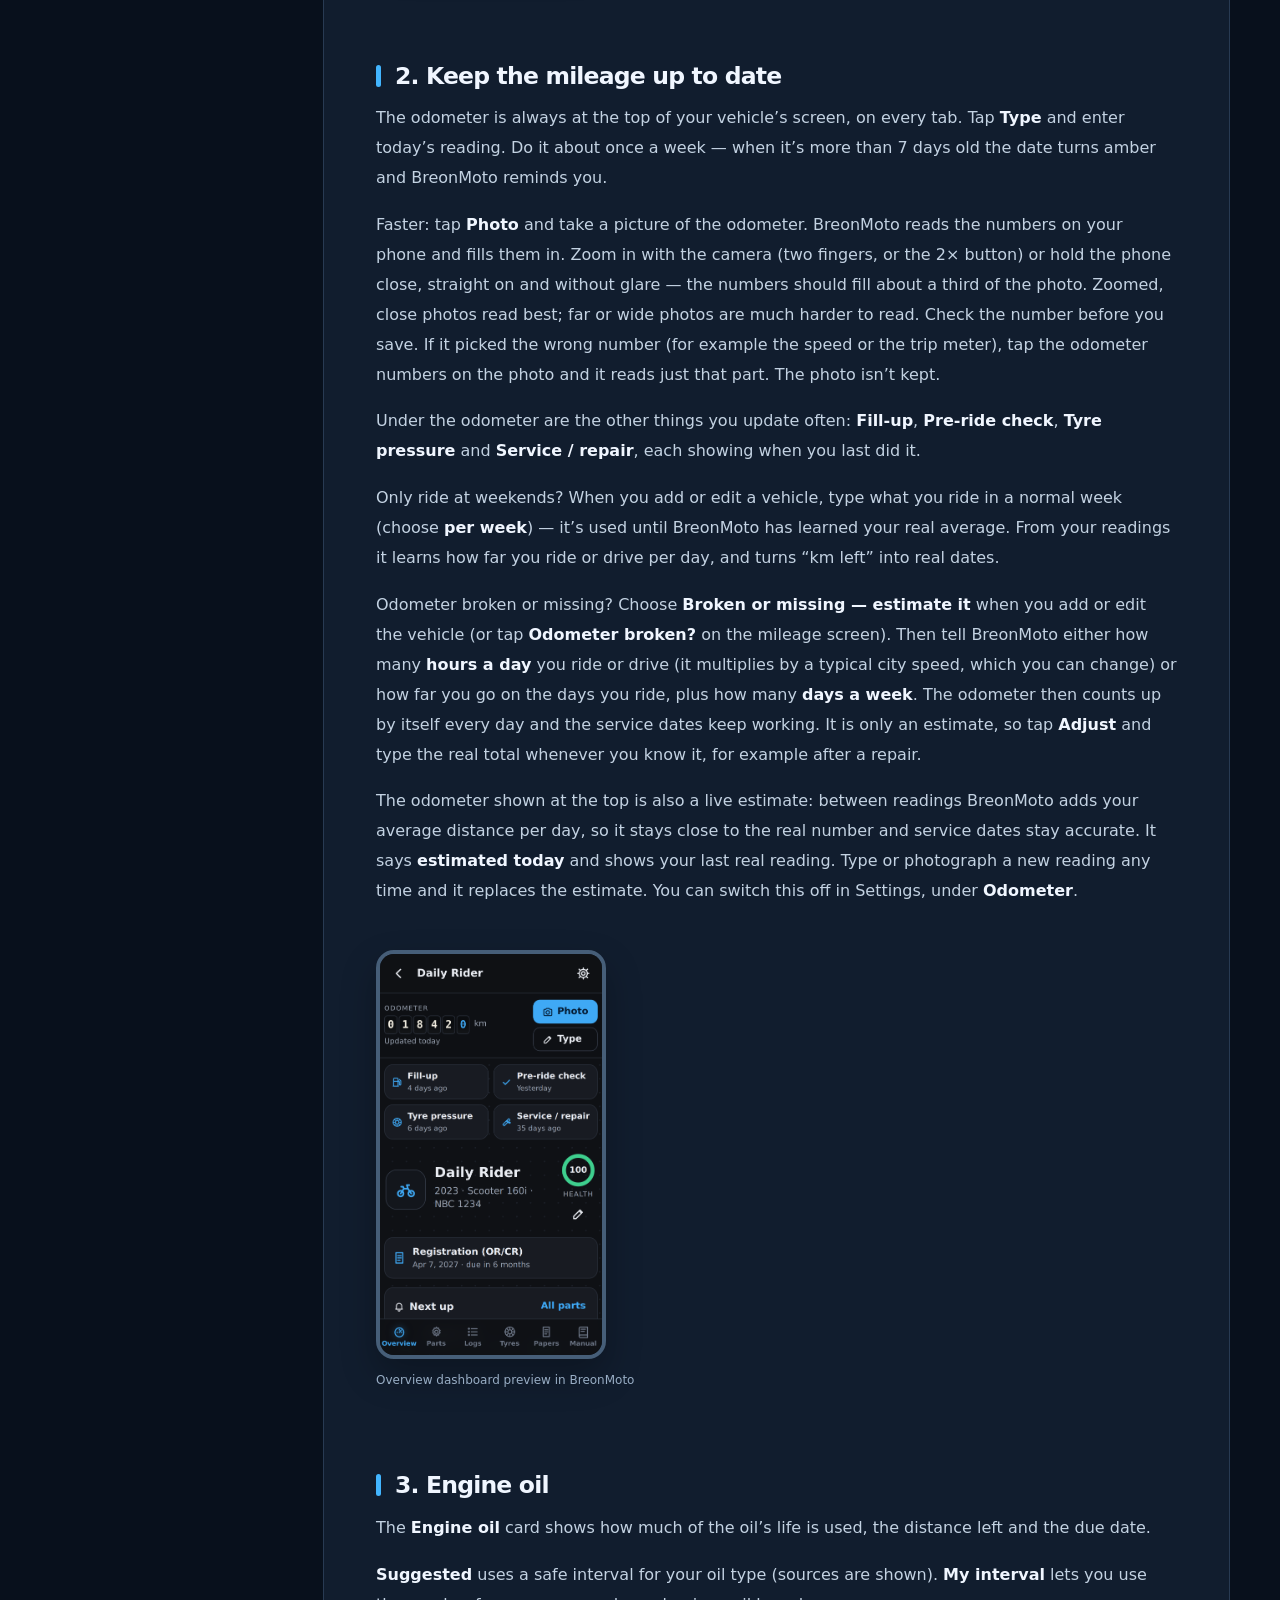
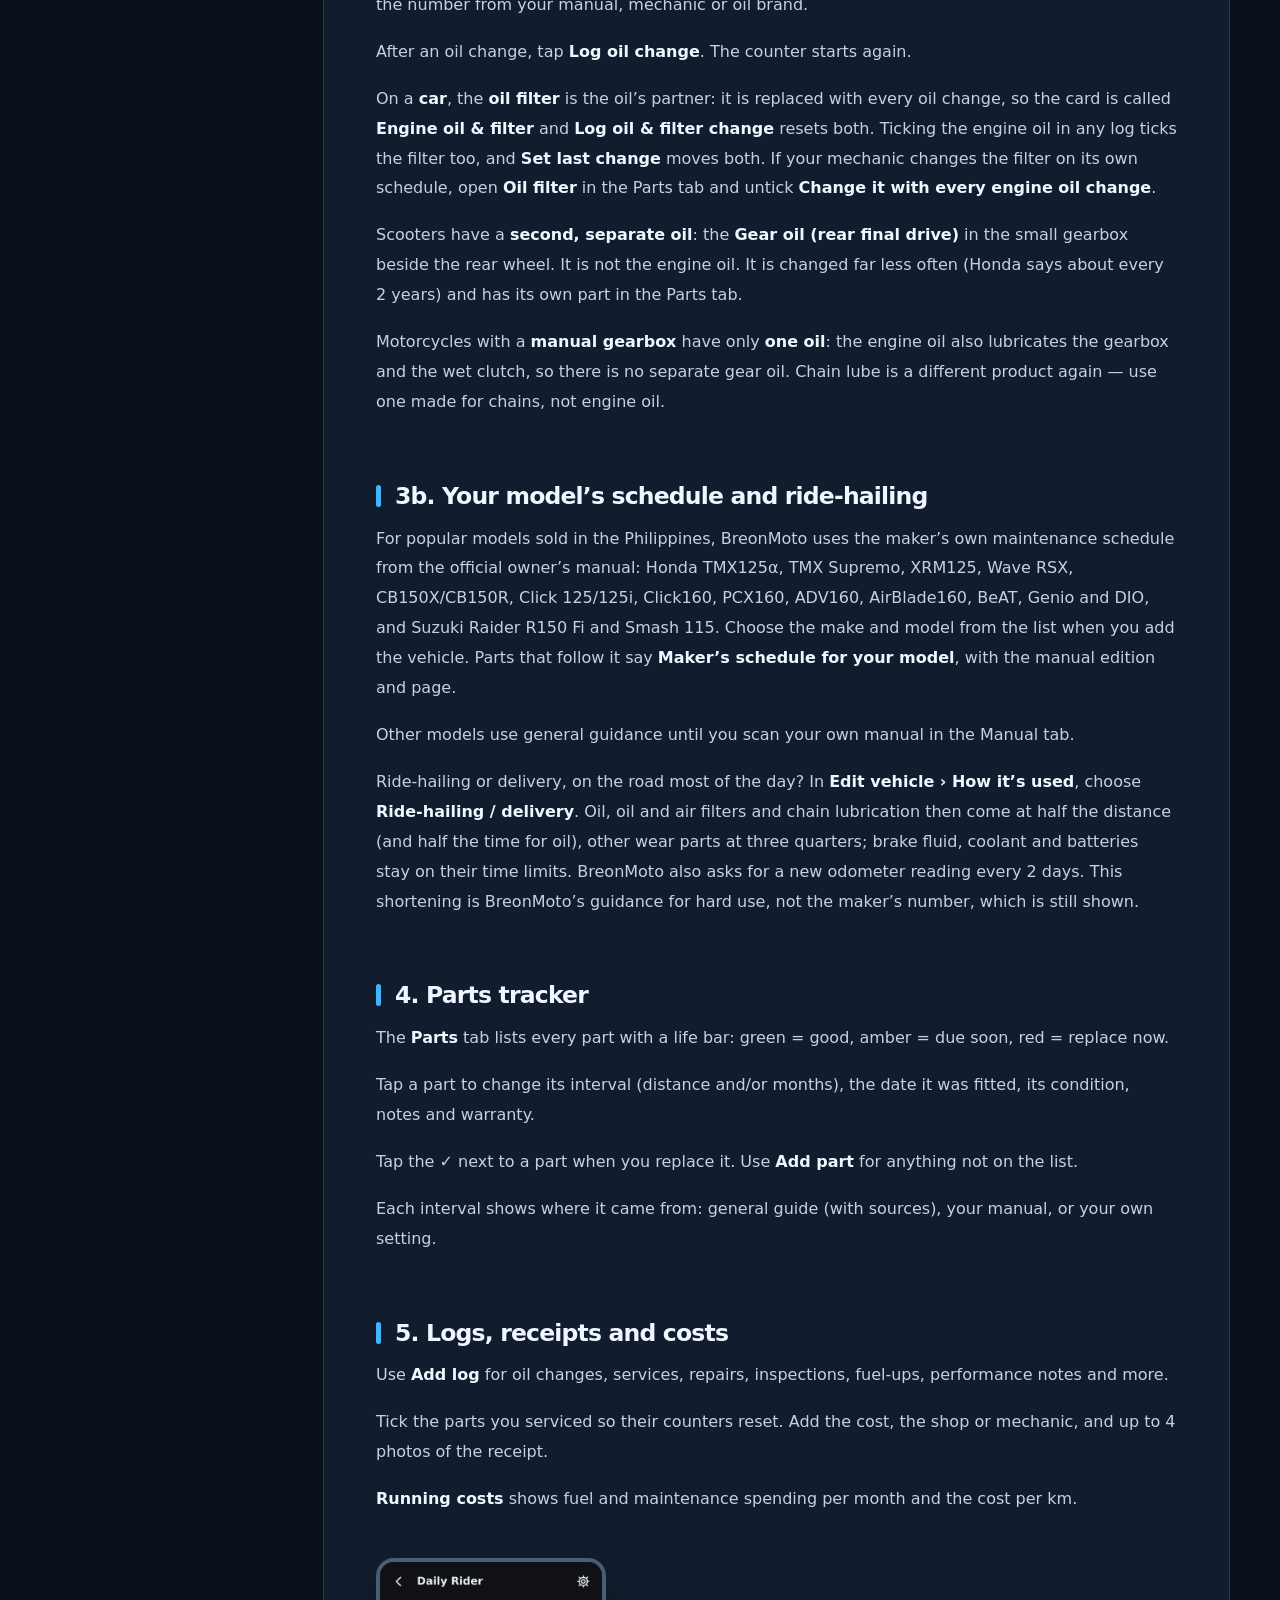
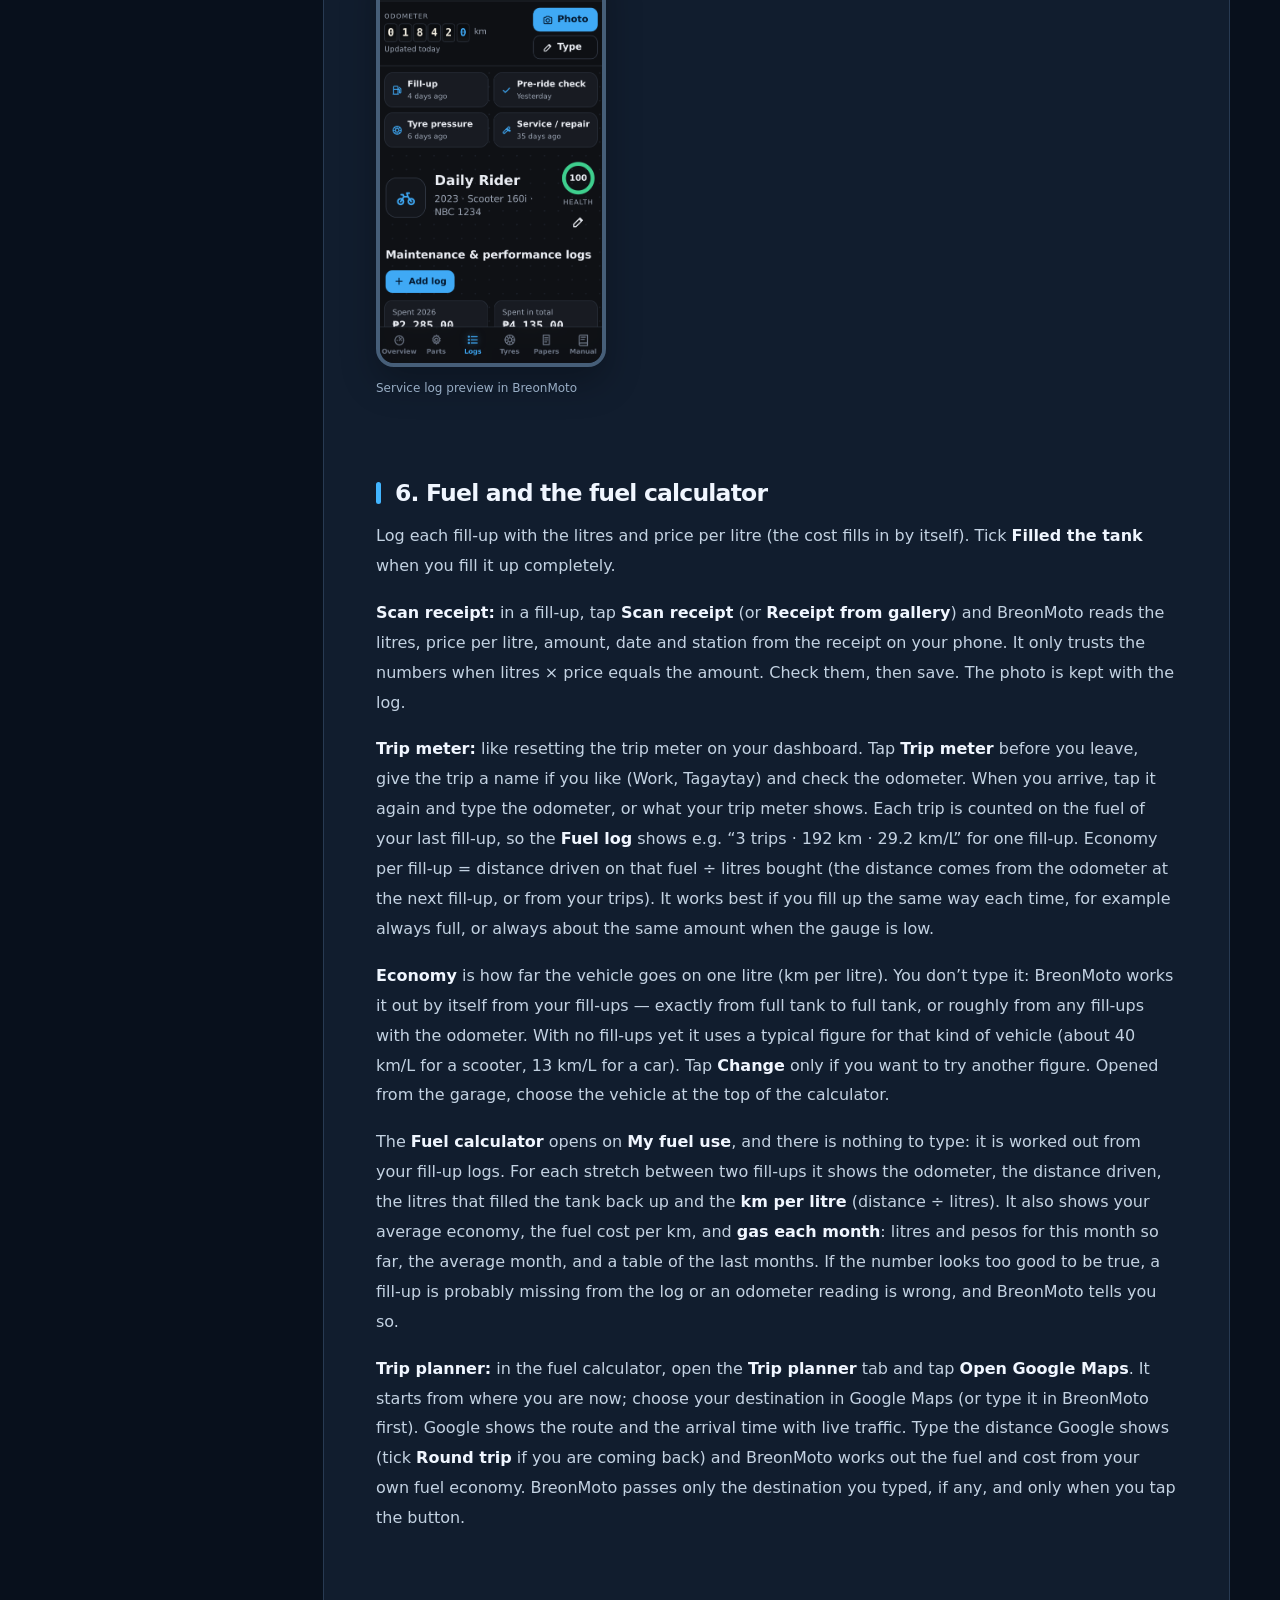
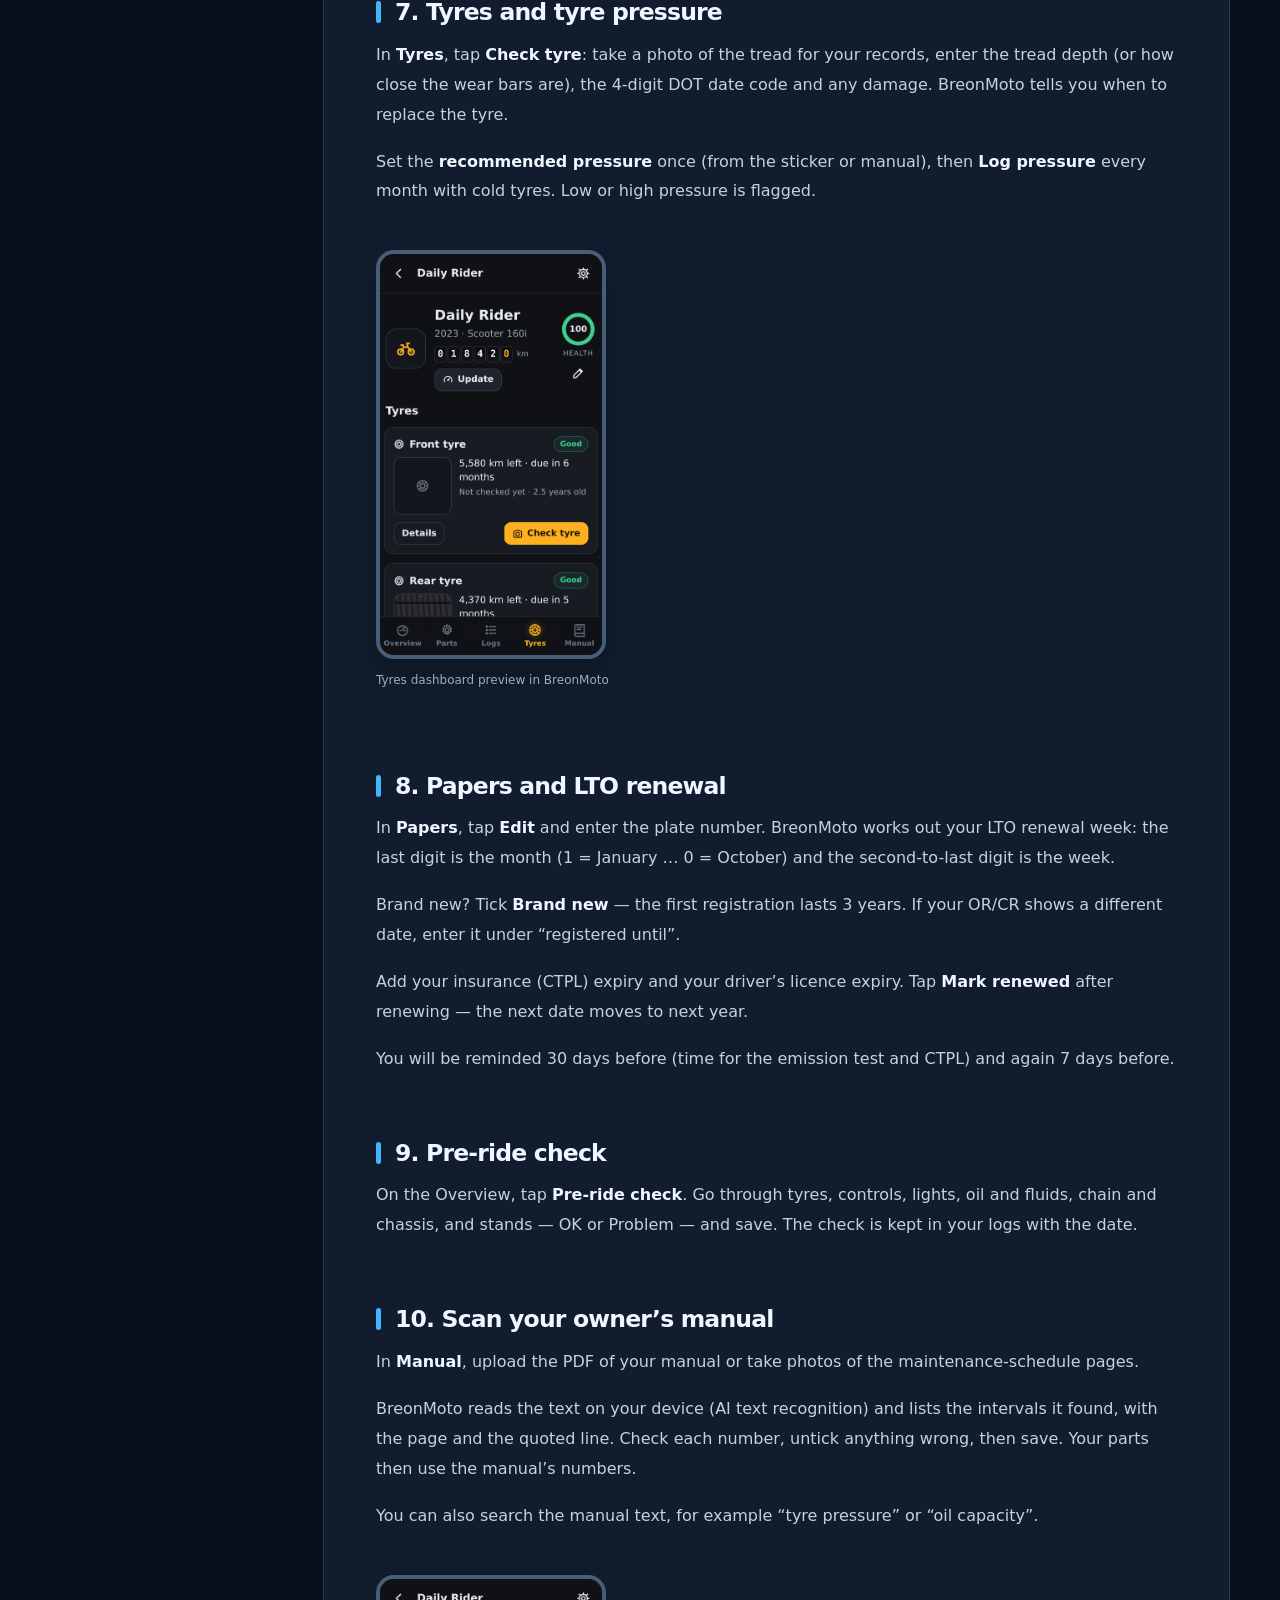
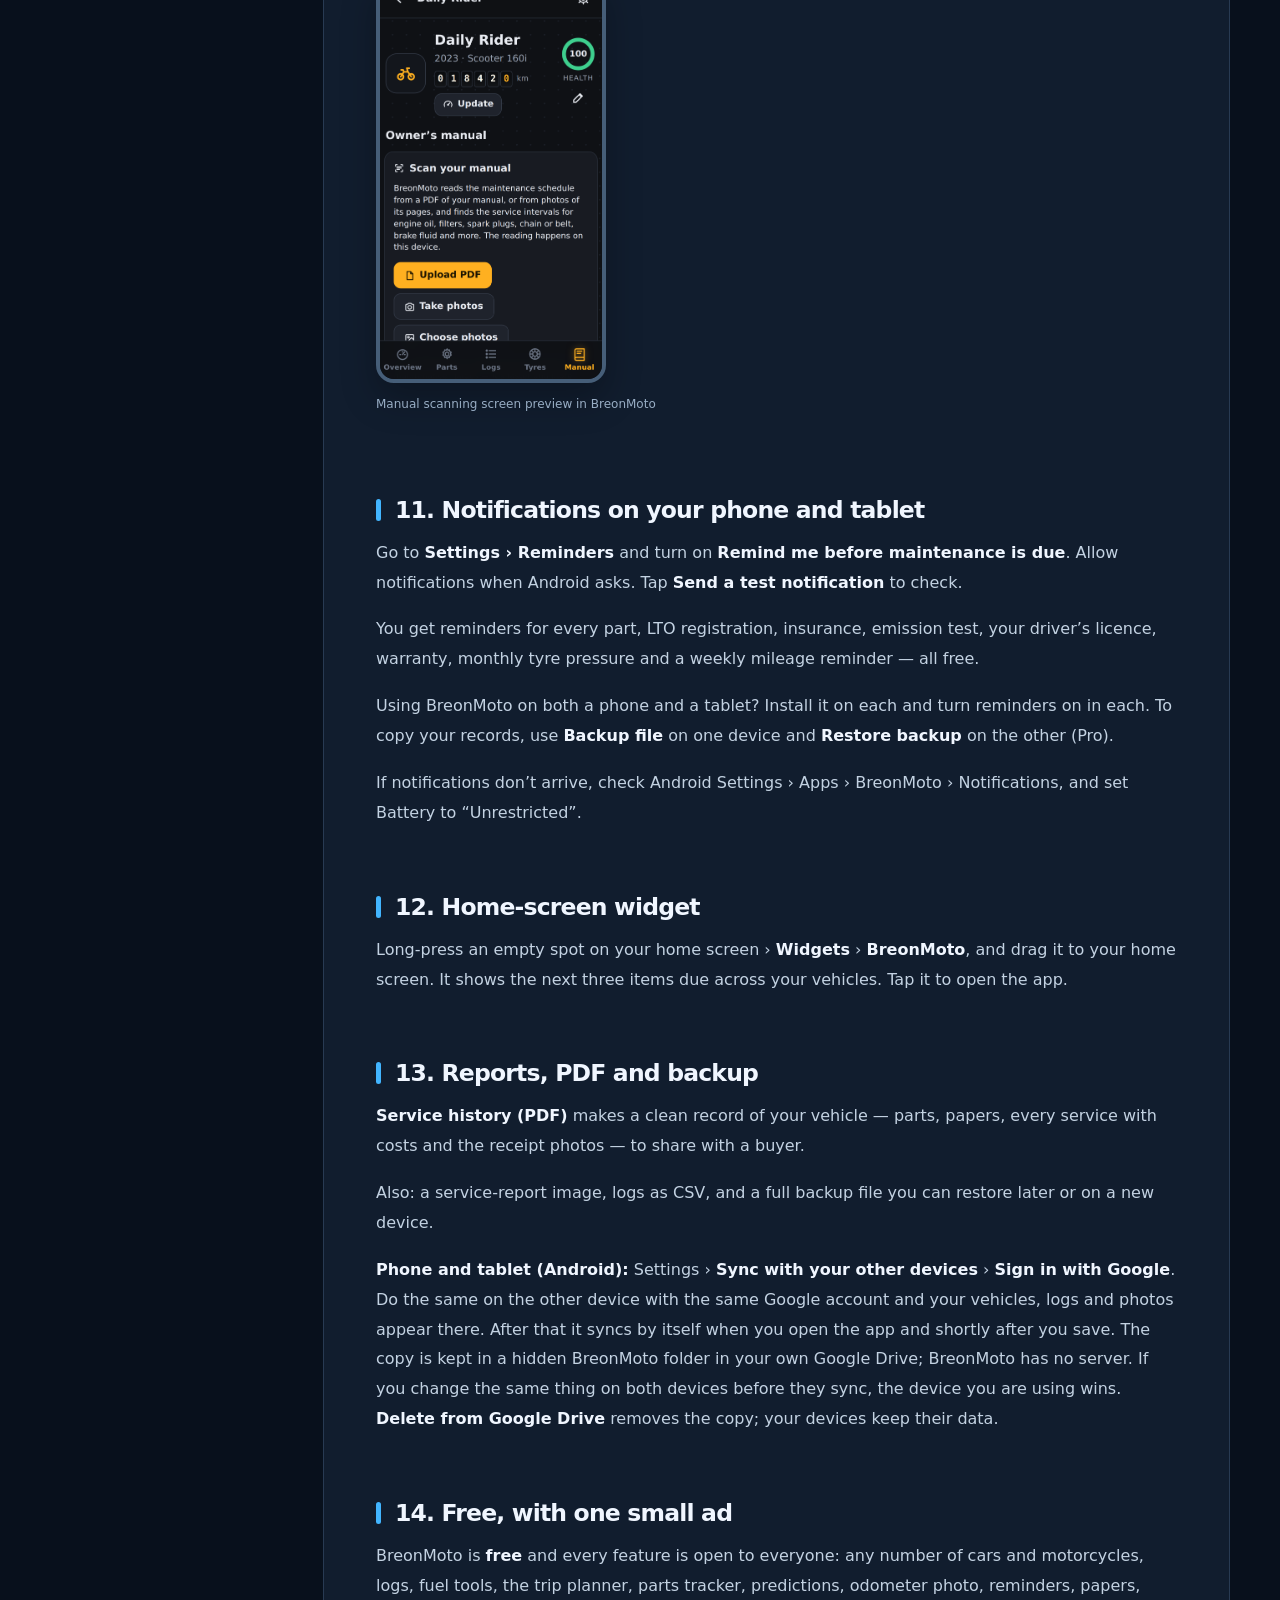
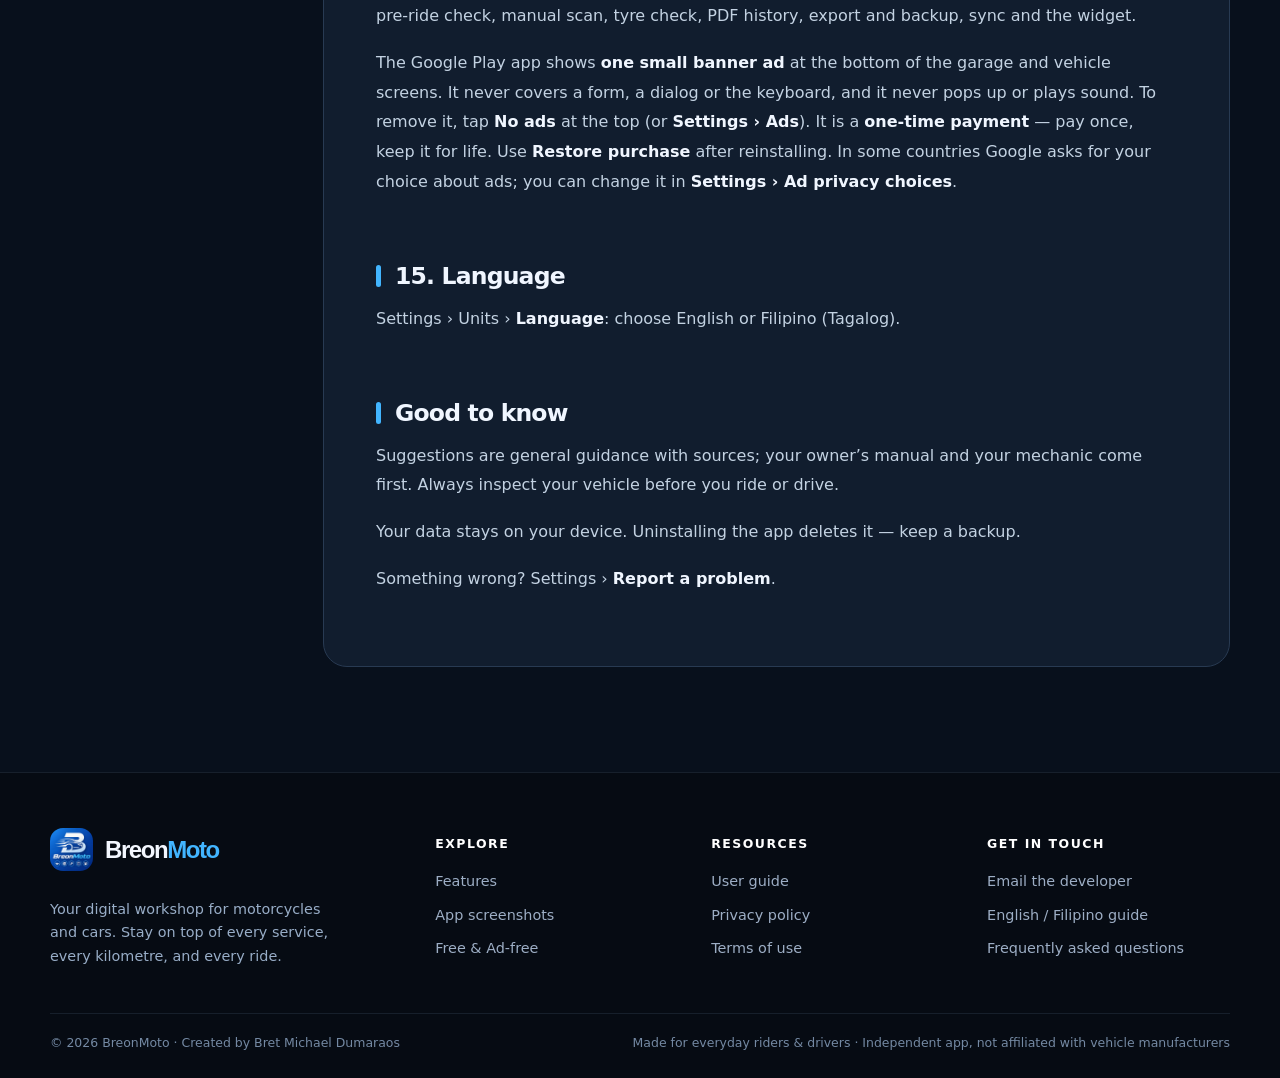
<file: user-guide.html>
<!doctype html><html lang="en"><head><meta charset="utf-8"><meta name="viewport" content="width=device-width,initial-scale=1"><meta name="theme-color" content="#070c15"><meta name="description" content="Learn BreonMoto in English and Filipino: maintenance logs, fuel receipt scanning, trip meter, reminders, manual scan, Google Drive sync and ad removal."><meta property="og:type" content="website"><meta property="og:title" content="BreonMoto User Guide — English &amp; Filipino"><meta property="og:description" content="Learn BreonMoto in English and Filipino: maintenance logs, fuel receipt scanning, trip meter, reminders, manual scan, Google Drive sync and ad removal."><meta property="og:image" content="assets/social-preview.jpg"><meta name="twitter:card" content="summary_large_image"><link rel="icon" type="image/png" sizes="192x192" href="assets/favicon.png"><link rel="stylesheet" href="assets/styles.css"><script defer src="assets/site.js"></script><title>BreonMoto User Guide — English &amp; Filipino</title></head><body class=""><a class="visually-hidden skip-link" href="#main">Skip to main content</a>
<header class="site-header"><div class="container header-inner">
<a class="brand" href="index.html" aria-label="BreonMoto home"><img src="assets/favicon.png" alt="" width="43" height="43"><span class="brand-text">Breon<span>Moto</span></span></a>
<nav class="main-nav" id="main-navigation" data-main-nav aria-label="Main navigation"><a href="index.html#features">Features</a><a href="index.html#how-it-works">How it works</a><a href="index.html#screenshots">Screenshots</a><a href="index.html#pricing">Free & Ad-free</a><a href="user-guide.html" aria-current="page">User guide</a></nav>
<a class="header-cta" href="user-guide.html">Get started <svg viewBox="0 0 24 24" fill="none" stroke="currentColor" stroke-width="1.9" stroke-linecap="round" stroke-linejoin="round" aria-hidden="true"><path d="M7 17 17 7M8 7h9v9"/></svg></a>
<button class="mobile-menu-toggle" type="button" aria-label="Open navigation menu" aria-controls="main-navigation" aria-expanded="false" data-menu-toggle><svg viewBox="0 0 24 24" fill="none" stroke="currentColor" stroke-width="1.9" stroke-linecap="round" stroke-linejoin="round" aria-hidden="true"><path d="M4 7h16M4 12h16M4 17h16"/></svg></button>
</div></header><main id="main"><section class="interior-hero"><div class="container"><div class="breadcrumb"><a href="index.html">Home</a><svg viewBox="0 0 24 24" fill="none" stroke="currentColor" stroke-width="1.9" stroke-linecap="round" stroke-linejoin="round" aria-hidden="true"><path d="m9 18 6-6-6-6"/></svg><span>User guide</span></div><div class="eyebrow">Learn BreonMoto</div><h1>A little guidance goes a long way.</h1><p>From your first vehicle to fuel receipt scanning, Google Drive sync and service reminders, find straightforward step-by-step help.</p></div></section>
<div class="doc-area"><div class="container"><div class="guide-toolbar"><span class="guide-toolbar-title"><svg viewBox="0 0 24 24" fill="none" stroke="currentColor" stroke-width="1.9" stroke-linecap="round" stroke-linejoin="round" aria-hidden="true"><circle cx="12" cy="12" r="9"/><path d="M3 12h18M12 3a15 15 0 0 1 0 18M12 3a15 15 0 0 0 0 18"/></svg> Choose your language</span><div class="lang-switch" role="group" aria-label="Guide language"><button type="button" data-lang-switch="en" aria-pressed="true">English</button><button type="button" data-lang-switch="fil" aria-pressed="false">Filipino</button></div></div>
<div class="guide-mobile-contents"><details><summary>Jump to a section</summary><nav data-guide-toc="en" aria-label="Guide contents"><a href="#en0">1. Add your vehicle</a><a href="#en1">2. Keep the mileage up to date</a><a href="#en2">3. Engine oil</a><a href="#en3">3b. Your model’s schedule and ride-hailing</a><a href="#en4">4. Parts tracker</a><a href="#en5">5. Logs, receipts and costs</a><a href="#en6">6. Fuel and the fuel calculator</a><a href="#en7">7. Tyres and tyre pressure</a><a href="#en8">8. Papers and LTO renewal</a><a href="#en9">9. Pre-ride check</a><a href="#en10">10. Scan your owner’s manual</a><a href="#en11">11. Notifications on your phone and tablet</a><a href="#en12">12. Home-screen widget</a><a href="#en13">13. Reports, PDF and backup</a><a href="#en14">14. Free, with one small ad</a><a href="#en15">15. Language</a><a href="#en16">Good to know</a></nav><nav data-guide-toc="fil" aria-label="Guide contents"><a href="#fil0">1. Idagdag ang sasakyan mo</a><a href="#fil1">2. Laging i-update ang mileage</a><a href="#fil2">3. Langis ng makina</a><a href="#fil3">3b. Iskedyul ng modelo mo at ride-hailing</a><a href="#fil4">4. Talaan ng piyesa</a><a href="#fil5">5. Talaan, resibo at gastos</a><a href="#fil6">6. Gasolina at fuel calculator</a><a href="#fil7">7. Gulong at hangin ng gulong</a><a href="#fil8">8. Papeles at LTO renewal</a><a href="#fil9">9. Pre-ride check</a><a href="#fil10">10. I-scan ang manwal</a><a href="#fil11">11. Mga notification sa phone at tablet</a><a href="#fil12">12. Widget sa home screen</a><a href="#fil13">13. Report, PDF at backup</a><a href="#fil14">14. Libre, may isang maliit na ad</a><a href="#fil15">15. Wika</a><a href="#fil16">Dapat tandaan</a></nav></details></div>
<div class="doc-layout"><aside class="doc-sidebar"><div class="toc-card"><div class="toc-title">In this guide</div><nav class="toc-links" aria-label="Guide topics in English" data-guide-toc="en"><a href="#en0">1. Add your vehicle</a><a href="#en1">2. Keep the mileage up to date</a><a href="#en2">3. Engine oil</a><a href="#en3">3b. Your model’s schedule and ride-hailing</a><a href="#en4">4. Parts tracker</a><a href="#en5">5. Logs, receipts and costs</a><a href="#en6">6. Fuel and the fuel calculator</a><a href="#en7">7. Tyres and tyre pressure</a><a href="#en8">8. Papers and LTO renewal</a><a href="#en9">9. Pre-ride check</a><a href="#en10">10. Scan your owner’s manual</a><a href="#en11">11. Notifications on your phone and tablet</a><a href="#en12">12. Home-screen widget</a><a href="#en13">13. Reports, PDF and backup</a><a href="#en14">14. Free, with one small ad</a><a href="#en15">15. Language</a><a href="#en16">Good to know</a></nav><nav class="toc-links" aria-label="Guide topics in Filipino" data-guide-toc="fil"><a href="#fil0">1. Idagdag ang sasakyan mo</a><a href="#fil1">2. Laging i-update ang mileage</a><a href="#fil2">3. Langis ng makina</a><a href="#fil3">3b. Iskedyul ng modelo mo at ride-hailing</a><a href="#fil4">4. Talaan ng piyesa</a><a href="#fil5">5. Talaan, resibo at gastos</a><a href="#fil6">6. Gasolina at fuel calculator</a><a href="#fil7">7. Gulong at hangin ng gulong</a><a href="#fil8">8. Papeles at LTO renewal</a><a href="#fil9">9. Pre-ride check</a><a href="#fil10">10. I-scan ang manwal</a><a href="#fil11">11. Mga notification sa phone at tablet</a><a href="#fil12">12. Widget sa home screen</a><a href="#fil13">13. Report, PDF at backup</a><a href="#fil14">14. Libre, may isang maliit na ad</a><a href="#fil15">15. Wika</a><a href="#fil16">Dapat tandaan</a></nav><div class="toc-footer">More questions? <a href="mailto:bretmdumaraos@gmail.com">Get in touch</a></div></div></aside><div class="guide-content"><article class="doc-card guide-article lang-en" lang="en"><p class="intro">BreonMoto is your digital workshop: it keeps your vehicle’s service history and tells you what is due next — oil, parts, tyres and papers. Everything stays on your phone or tablet.</p><section class="guide-topic"><h2 id="en0">1. Add your vehicle</h2><p>Tap <b>Add your first vehicle</b> (or <b>Add vehicle</b> in the garage).</p><p>Choose the type (scooter, motorcycle, car, SUV, van), then start typing the make and model — pick from the list or type your own.</p><p>Enter the current odometer reading, the engine oil you use and how the vehicle is used. Choose <b>Severe</b> for heavy traffic, short trips, dust, heat, delivery or ride-hailing.</p><p>If you know your last oil change, enter its date and odometer. Tap <b>Add to garage</b>. BreonMoto sets up the usual parts for that type of vehicle.</p>
<figure class="guide-screenshot"><img src="assets/phone-5-garage.png" alt="Garage dashboard preview in BreonMoto" loading="lazy"><figcaption>Garage dashboard preview in BreonMoto</figcaption></figure></section><section class="guide-topic"><h2 id="en1">2. Keep the mileage up to date</h2><p>The odometer is always at the top of your vehicle’s screen, on every tab. Tap <b>Type</b> and enter today’s reading. Do it about once a week — when it’s more than 7 days old the date turns amber and BreonMoto reminds you.</p><p>Faster: tap <b>Photo</b> and take a picture of the odometer. BreonMoto reads the numbers on your phone and fills them in. Zoom in with the camera (two fingers, or the 2× button) or hold the phone close, straight on and without glare — the numbers should fill about a third of the photo. Zoomed, close photos read best; far or wide photos are much harder to read. Check the number before you save. If it picked the wrong number (for example the speed or the trip meter), tap the odometer numbers on the photo and it reads just that part. The photo isn’t kept.</p><p>Under the odometer are the other things you update often: <b>Fill-up</b>, <b>Pre-ride check</b>, <b>Tyre pressure</b> and <b>Service / repair</b>, each showing when you last did it.</p><p>Only ride at weekends? When you add or edit a vehicle, type what you ride in a normal week (choose <b>per week</b>) — it’s used until BreonMoto has learned your real average. From your readings it learns how far you ride or drive per day, and turns “km left” into real dates.</p><p>Odometer broken or missing? Choose <b>Broken or missing — estimate it</b> when you add or edit the vehicle (or tap <b>Odometer broken?</b> on the mileage screen). Then tell BreonMoto either how many <b>hours a day</b> you ride or drive (it multiplies by a typical city speed, which you can change) or how far you go on the days you ride, plus how many <b>days a week</b>. The odometer then counts up by itself every day and the service dates keep working. It is only an estimate, so tap <b>Adjust</b> and type the real total whenever you know it, for example after a repair.</p><p>The odometer shown at the top is also a live estimate: between readings BreonMoto adds your average distance per day, so it stays close to the real number and service dates stay accurate. It says <b>estimated today</b> and shows your last real reading. Type or photograph a new reading any time and it replaces the estimate. You can switch this off in Settings, under <b>Odometer</b>.</p>
<figure class="guide-screenshot"><img src="assets/phone-1-overview.png" alt="Overview dashboard preview in BreonMoto" loading="lazy"><figcaption>Overview dashboard preview in BreonMoto</figcaption></figure></section><section class="guide-topic"><h2 id="en2">3. Engine oil</h2><p>The <b>Engine oil</b> card shows how much of the oil’s life is used, the distance left and the due date.</p><p><b>Suggested</b> uses a safe interval for your oil type (sources are shown). <b>My interval</b> lets you use the number from your manual, mechanic or oil brand.</p><p>After an oil change, tap <b>Log oil change</b>. The counter starts again.</p><p>On a <b>car</b>, the <b>oil filter</b> is the oil’s partner: it is replaced with every oil change, so the card is called <b>Engine oil &amp; filter</b> and <b>Log oil &amp; filter change</b> resets both. Ticking the engine oil in any log ticks the filter too, and <b>Set last change</b> moves both. If your mechanic changes the filter on its own schedule, open <b>Oil filter</b> in the Parts tab and untick <b>Change it with every engine oil change</b>.</p><p>Scooters have a <b>second, separate oil</b>: the <b>Gear oil (rear final drive)</b> in the small gearbox beside the rear wheel. It is not the engine oil. It is changed far less often (Honda says about every 2 years) and has its own part in the Parts tab.</p><p>Motorcycles with a <b>manual gearbox</b> have only <b>one oil</b>: the engine oil also lubricates the gearbox and the wet clutch, so there is no separate gear oil. Chain lube is a different product again — use one made for chains, not engine oil.</p>
</section><section class="guide-topic"><h2 id="en3">3b. Your model’s schedule and ride-hailing</h2><p>For popular models sold in the Philippines, BreonMoto uses the maker’s own maintenance schedule from the official owner’s manual: Honda TMX125α, TMX Supremo, XRM125, Wave RSX, CB150X/CB150R, Click 125/125i, Click160, PCX160, ADV160, AirBlade160, BeAT, Genio and DIO, and Suzuki Raider R150 Fi and Smash 115. Choose the make and model from the list when you add the vehicle. Parts that follow it say <b>Maker’s schedule for your model</b>, with the manual edition and page.</p><p>Other models use general guidance until you scan your own manual in the Manual tab.</p><p>Ride-hailing or delivery, on the road most of the day? In <b>Edit vehicle › How it’s used</b>, choose <b>Ride-hailing / delivery</b>. Oil, oil and air filters and chain lubrication then come at half the distance (and half the time for oil), other wear parts at three quarters; brake fluid, coolant and batteries stay on their time limits. BreonMoto also asks for a new odometer reading every 2 days. This shortening is BreonMoto’s guidance for hard use, not the maker’s number, which is still shown.</p>
</section><section class="guide-topic"><h2 id="en4">4. Parts tracker</h2><p>The <b>Parts</b> tab lists every part with a life bar: green = good, amber = due soon, red = replace now.</p><p>Tap a part to change its interval (distance and/or months), the date it was fitted, its condition, notes and warranty.</p><p>Tap the ✓ next to a part when you replace it. Use <b>Add part</b> for anything not on the list.</p><p>Each interval shows where it came from: general guide (with sources), your manual, or your own setting.</p>
</section><section class="guide-topic"><h2 id="en5">5. Logs, receipts and costs</h2><p>Use <b>Add log</b> for oil changes, services, repairs, inspections, fuel-ups, performance notes and more.</p><p>Tick the parts you serviced so their counters reset. Add the cost, the shop or mechanic, and up to 4 photos of the receipt.</p><p><b>Running costs</b> shows fuel and maintenance spending per month and the cost per km.</p>
<figure class="guide-screenshot"><img src="assets/phone-5-logs.png" alt="Service log preview in BreonMoto" loading="lazy"><figcaption>Service log preview in BreonMoto</figcaption></figure></section><section class="guide-topic"><h2 id="en6">6. Fuel and the fuel calculator</h2><p>Log each fill-up with the litres and price per litre (the cost fills in by itself). Tick <b>Filled the tank</b> when you fill it up completely.</p><p><b>Scan receipt:</b> in a fill-up, tap <b>Scan receipt</b> (or <b>Receipt from gallery</b>) and BreonMoto reads the litres, price per litre, amount, date and station from the receipt on your phone. It only trusts the numbers when litres × price equals the amount. Check them, then save. The photo is kept with the log.</p><p><b>Trip meter:</b> like resetting the trip meter on your dashboard. Tap <b>Trip meter</b> before you leave, give the trip a name if you like (Work, Tagaytay) and check the odometer. When you arrive, tap it again and type the odometer, or what your trip meter shows. Each trip is counted on the fuel of your last fill-up, so the <b>Fuel log</b> shows e.g. “3 trips · 192 km · 29.2 km/L” for one fill-up. Economy per fill-up = distance driven on that fuel ÷ litres bought (the distance comes from the odometer at the next fill-up, or from your trips). It works best if you fill up the same way each time, for example always full, or always about the same amount when the gauge is low.</p><p><b>Economy</b> is how far the vehicle goes on one litre (km per litre). You don’t type it: BreonMoto works it out by itself from your fill-ups — exactly from full tank to full tank, or roughly from any fill-ups with the odometer. With no fill-ups yet it uses a typical figure for that kind of vehicle (about 40 km/L for a scooter, 13 km/L for a car). Tap <b>Change</b> only if you want to try another figure. Opened from the garage, choose the vehicle at the top of the calculator.</p><p>The <b>Fuel calculator</b> opens on <b>My fuel use</b>, and there is nothing to type: it is worked out from your fill-up logs. For each stretch between two fill-ups it shows the odometer, the distance driven, the litres that filled the tank back up and the <b>km per litre</b> (distance ÷ litres). It also shows your average economy, the fuel cost per km, and <b>gas each month</b>: litres and pesos for this month so far, the average month, and a table of the last months. If the number looks too good to be true, a fill-up is probably missing from the log or an odometer reading is wrong, and BreonMoto tells you so.</p><p><b>Trip planner:</b> in the fuel calculator, open the <b>Trip planner</b> tab and tap <b>Open Google Maps</b>. It starts from where you are now; choose your destination in Google Maps (or type it in BreonMoto first). Google shows the route and the arrival time with live traffic. Type the distance Google shows (tick <b>Round trip</b> if you are coming back) and BreonMoto works out the fuel and cost from your own fuel economy. BreonMoto passes only the destination you typed, if any, and only when you tap the button.</p>
</section><section class="guide-topic"><h2 id="en7">7. Tyres and tyre pressure</h2><p>In <b>Tyres</b>, tap <b>Check tyre</b>: take a photo of the tread for your records, enter the tread depth (or how close the wear bars are), the 4-digit DOT date code and any damage. BreonMoto tells you when to replace the tyre.</p><p>Set the <b>recommended pressure</b> once (from the sticker or manual), then <b>Log pressure</b> every month with cold tyres. Low or high pressure is flagged.</p>
<figure class="guide-screenshot"><img src="assets/phone-3-tyres.png" alt="Tyres dashboard preview in BreonMoto" loading="lazy"><figcaption>Tyres dashboard preview in BreonMoto</figcaption></figure></section><section class="guide-topic"><h2 id="en8">8. Papers and LTO renewal</h2><p>In <b>Papers</b>, tap <b>Edit</b> and enter the plate number. BreonMoto works out your LTO renewal week: the last digit is the month (1 = January … 0 = October) and the second-to-last digit is the week.</p><p>Brand new? Tick <b>Brand new</b> — the first registration lasts 3 years. If your OR/CR shows a different date, enter it under “registered until”.</p><p>Add your insurance (CTPL) expiry and your driver’s licence expiry. Tap <b>Mark renewed</b> after renewing — the next date moves to next year.</p><p>You will be reminded 30 days before (time for the emission test and CTPL) and again 7 days before.</p>
</section><section class="guide-topic"><h2 id="en9">9. Pre-ride check</h2><p>On the Overview, tap <b>Pre-ride check</b>. Go through tyres, controls, lights, oil and fluids, chain and chassis, and stands — OK or Problem — and save. The check is kept in your logs with the date.</p>
</section><section class="guide-topic"><h2 id="en10">10. Scan your owner’s manual</h2><p>In <b>Manual</b>, upload the PDF of your manual or take photos of the maintenance-schedule pages.</p><p>BreonMoto reads the text on your device (AI text recognition) and lists the intervals it found, with the page and the quoted line. Check each number, untick anything wrong, then save. Your parts then use the manual’s numbers.</p><p>You can also search the manual text, for example “tyre pressure” or “oil capacity”.</p>
<figure class="guide-screenshot"><img src="assets/phone-6-manual.png" alt="Manual scanning screen preview in BreonMoto" loading="lazy"><figcaption>Manual scanning screen preview in BreonMoto</figcaption></figure></section><section class="guide-topic"><h2 id="en11">11. Notifications on your phone and tablet</h2><p>Go to <b>Settings › Reminders</b> and turn on <b>Remind me before maintenance is due</b>. Allow notifications when Android asks. Tap <b>Send a test notification</b> to check.</p><p>You get reminders for every part, LTO registration, insurance, emission test, your driver’s licence, warranty, monthly tyre pressure and a weekly mileage reminder — all free.</p><p>Using BreonMoto on both a phone and a tablet? Install it on each and turn reminders on in each. To copy your records, use <b>Backup file</b> on one device and <b>Restore backup</b> on the other (Pro).</p><p>If notifications don’t arrive, check Android Settings › Apps › BreonMoto › Notifications, and set Battery to “Unrestricted”.</p>
</section><section class="guide-topic"><h2 id="en12">12. Home-screen widget</h2><p>Long-press an empty spot on your home screen › <b>Widgets</b> › <b>BreonMoto</b>, and drag it to your home screen. It shows the next three items due across your vehicles. Tap it to open the app.</p>
</section><section class="guide-topic"><h2 id="en13">13. Reports, PDF and backup</h2><p><b>Service history (PDF)</b> makes a clean record of your vehicle — parts, papers, every service with costs and the receipt photos — to share with a buyer.</p><p>Also: a service-report image, logs as CSV, and a full backup file you can restore later or on a new device.</p><p><b>Phone and tablet (Android):</b> Settings › <b>Sync with your other devices</b> › <b>Sign in with Google</b>. Do the same on the other device with the same Google account and your vehicles, logs and photos appear there. After that it syncs by itself when you open the app and shortly after you save. The copy is kept in a hidden BreonMoto folder in your own Google Drive; BreonMoto has no server. If you change the same thing on both devices before they sync, the device you are using wins. <b>Delete from Google Drive</b> removes the copy; your devices keep their data.</p>
</section><section class="guide-topic"><h2 id="en14">14. Free, with one small ad</h2><p>BreonMoto is <b>free</b> and every feature is open to everyone: any number of cars and motorcycles, logs, fuel tools, the trip planner, parts tracker, predictions, odometer photo, reminders, papers, pre-ride check, manual scan, tyre check, PDF history, export and backup, sync and the widget.</p><p>The Google Play app shows <b>one small banner ad</b> at the bottom of the garage and vehicle screens. It never covers a form, a dialog or the keyboard, and it never pops up or plays sound. To remove it, tap <b>No ads</b> at the top (or <b>Settings › Ads</b>). It is a <b>one-time payment</b> — pay once, keep it for life. Use <b>Restore purchase</b> after reinstalling. In some countries Google asks for your choice about ads; you can change it in <b>Settings › Ad privacy choices</b>.</p>
</section><section class="guide-topic"><h2 id="en15">15. Language</h2><p>Settings › Units › <b>Language</b>: choose English or Filipino (Tagalog).</p>
</section><section class="guide-topic"><h2 id="en16">Good to know</h2><p>Suggestions are general guidance with sources; your owner’s manual and your mechanic come first. Always inspect your vehicle before you ride or drive.</p><p>Your data stays on your device. Uninstalling the app deletes it — keep a backup.</p><p>Something wrong? Settings › <b>Report a problem</b>.</p></section></article><article class="doc-card guide-article lang-fil" lang="fil"><p class="intro">Ang BreonMoto ang digital na talyer mo: itinatala nito ang serbisyo ng sasakyan mo at sinasabi kung ano ang susunod na dapat gawin — langis, piyesa, gulong at papeles. Nasa phone o tablet mo lang ang lahat ng data.</p><section class="guide-topic"><h2 id="fil0">1. Idagdag ang sasakyan mo</h2><p>Pindutin ang <b>Idagdag ang una mong sasakyan</b> (o <b>Magdagdag ng sasakyan</b> sa garahe).</p><p>Piliin ang uri (scooter, motorsiklo, kotse, SUV, van), at simulang i-type ang brand at modelo — pumili sa listahan o i-type ang sarili mo.</p><p>Ilagay ang kasalukuyang odometer, ang langis na ginagamit mo at kung paano ginagamit ang sasakyan. Piliin ang <b>Severe</b> kung madalas sa traffic, maiikling biyahe, maalikabok, mainit, delivery o ride-hailing.</p><p>Kung alam mo ang huling oil change, ilagay ang petsa at odometer. Pindutin ang <b>Idagdag sa garahe</b>. Maglalagay ang BreonMoto ng karaniwang piyesa para sa ganitong sasakyan.</p>
<figure class="guide-screenshot"><img src="assets/phone-5-garage.png" alt="Halimbawa ng Garage dashboard sa BreonMoto" loading="lazy"><figcaption>Halimbawa ng Garage dashboard sa BreonMoto</figcaption></figure></section><section class="guide-topic"><h2 id="fil1">2. Laging i-update ang mileage</h2><p>Laging nasa itaas ng screen ng sasakyan mo ang odometer, sa bawat tab. Pindutin ang <b>I-type</b> at ilagay ang reading ngayon. Gawin ito mga isang beses kada linggo — kapag lampas 7 araw na, nagiging dilaw ang petsa at paalalahanan ka ng BreonMoto.</p><p>Mas mabilis: pindutin ang <b>Litrato</b> at kunan ang odometer. Babasahin ng BreonMoto ang mga numero sa phone mo at ilalagay ito. I-zoom ang camera (dalawang daliri, o ang 2× na button) o lumapit, at kunan nang diretso at walang silaw — dapat mga isang-katlo ng litrato ang laki ng mga numero. Pinakamadaling basahin ang naka-zoom at malapit na litrato; mas mahirap ang malayo o malapad. Tingnan muna ang numero bago i-save. Kung maling numero ang nakuha (halimbawa ang bilis o ang trip meter), pindutin ang mga numero ng odometer sa litrato at iyon lang ang babasahin. Hindi itinatago ang litrato.</p><p>Sa ilalim ng odometer ang iba pang madalas i-update: <b>Karga ng gas</b>, <b>Pre-ride check</b>, <b>Hangin ng gulong</b> at <b>Serbisyo / ayos</b>, kasama kung kailan mo huling ginawa.</p><p>Weekend rider lang? Kapag nagdagdag o nag-edit ng sasakyan, ilagay kung gaano kalayo ang biyahe mo sa karaniwang linggo (piliin ang <b>linggo</b>) — gagamitin ito hanggang matutunan ng BreonMoto ang tunay mong average. Mula sa mga reading, natututunan nito kung ilang km ang biyahe mo kada araw, at ginagawang petsa ang “km na natitira”.</p><p>Sira o wala ang odometer? Piliin ang <b>Sira o wala — tantiyahin</b> kapag nagdagdag o nag-edit ng sasakyan (o pindutin ang <b>Sira ang odometer?</b> sa mileage screen). Sabihin kung ilang <b>oras kada araw</b> ka bumibiyahe (i-multiply ito sa karaniwang bilis sa siyudad na puwede mong baguhin) o kung gaano kalayo sa mga araw na bumibiyahe ka, at ilang <b>araw kada linggo</b>. Kusang tataas ang odometer araw-araw at gagana pa rin ang mga petsa ng serbisyo. Tantiya lang ito, kaya pindutin ang <b>Ayusin</b> at ilagay ang tunay na bilang kapag alam mo na, halimbawa pagkatapos ng ayos.</p><p>Ang odometer sa itaas ay live na tantiya rin: sa pagitan ng mga reading, idinadagdag ng BreonMoto ang karaniwan mong layo kada araw, kaya malapit ito sa totoong numero at tama ang petsa ng service. Nakasulat ang <b>estimated today</b> at makikita ang huling totoong reading mo. Mag-type o kumuha ng bagong reading anumang oras at papalitan nito ang tantiya. Puwede itong patayin sa Settings, sa ilalim ng <b>Odometer</b>.</p>
<figure class="guide-screenshot"><img src="assets/phone-1-overview.png" alt="Halimbawa ng Overview dashboard sa BreonMoto" loading="lazy"><figcaption>Halimbawa ng Overview dashboard sa BreonMoto</figcaption></figure></section><section class="guide-topic"><h2 id="fil2">3. Langis ng makina</h2><p>Ipinapakita ng card na <b>Langis ng makina</b> kung gaano na kagamit ang langis, ang natitirang distansya at ang petsa ng susunod na palit.</p><p><b>Rekomendado</b>: ligtas na interval para sa uri ng langis mo (may pinagkunan). <b>Sariling interval</b>: gamitin ang numero mula sa manwal, mekaniko o brand ng langis.</p><p>Pagkatapos mag-oil change, pindutin ang <b>Itala ang oil change</b>. Magsisimula ulit ang bilang.</p><p>Sa <b>kotse</b>, kapartner ng langis ang <b>oil filter</b>: pinapalitan ito sa bawat oil change, kaya <b>Langis ng makina at filter</b> ang tawag sa card at nire-reset ng <b>Itala ang palit ng langis at filter</b> ang dalawa. Kapag tsinek mo ang langis ng makina sa kahit anong tala, matsetsek din ang filter, at inililipat ng <b>Itakda ang huling palit</b> ang dalawa. Kung may sariling iskedyul ang filter ayon sa mekaniko mo, buksan ang <b>Oil filter</b> sa tab na Piyesa at alisin ang tsek sa <b>Palitan kasabay ng bawat oil change</b>.</p><p>May <b>pangalawa at hiwalay na langis</b> ang mga scooter: ang <b>Gear oil (sa likod, final drive)</b> sa maliit na gearbox sa tabi ng likurang gulong. Hindi ito ang langis ng makina. Mas bihira itong palitan (mga bawat 2 taon ayon sa Honda) at may sarili itong piyesa sa tab na Piyesa.</p><p>Ang mga motor na may <b>manual na gearbox</b> ay may <b>isang langis lang</b>: ang langis ng makina ay nagpapadulas din sa gearbox at wet clutch, kaya walang hiwalay na gear oil. Magkaiba pa rin ang chain lube — gumamit ng para sa kadena, hindi langis ng makina.</p>
</section><section class="guide-topic"><h2 id="fil3">3b. Iskedyul ng modelo mo at ride-hailing</h2><p>Para sa mga sikat na modelo sa Pilipinas, ginagamit ng BreonMoto ang sariling maintenance schedule ng gumawa mula sa opisyal na owner’s manual: Honda TMX125α, TMX Supremo, XRM125, Wave RSX, CB150X/CB150R, Click 125/125i, Click160, PCX160, ADV160, AirBlade160, BeAT, Genio at DIO, at Suzuki Raider R150 Fi at Smash 115. Piliin ang make at model sa listahan kapag nagdagdag ng sasakyan. Ang mga piyesang sumusunod dito ay may <b>Iskedyul ng gumawa para sa modelo mo</b>, kasama ang edisyon at pahina ng manwal.</p><p>Pangkalahatang gabay ang gamit ng ibang modelo hanggang i-scan mo ang sarili mong manwal sa tab na Manwal.</p><p>Ride-hailing o delivery, halos buong araw sa daan? Sa <b>I-edit ang sasakyan › Paano ginagamit</b>, piliin ang <b>Ride-hailing / delivery</b>. Ang langis, oil at air filter at pag-lube ng kadena ay nasa kalahati ng distansya (at kalahati ng oras para sa langis), ang ibang piyesang napupudpod ay nasa tatlong-kapat; nananatili sa oras ang brake fluid, coolant at baterya. Hihingi rin ang BreonMoto ng bagong odometer reading kada 2 araw. Gabay ito ng BreonMoto para sa mabigat na gamit, hindi numero ng gumawa, na ipinapakita pa rin.</p>
</section><section class="guide-topic"><h2 id="fil4">4. Talaan ng piyesa</h2><p>Sa tab na <b>Piyesa</b>, may bar ang bawat piyesa: berde = maayos, dilaw = malapit na, pula = palitan na.</p><p>Pindutin ang piyesa para baguhin ang interval (distansya at/o buwan), petsa ng pagkakabit, kondisyon, tala at warranty.</p><p>Pindutin ang ✓ kapag pinalitan mo na ang piyesa. Gamitin ang <b>Magdagdag ng piyesa</b> para sa iba pa.</p><p>Nakasulat kung saan galing ang bawat interval: pangkalahatang gabay (may pinagkunan), manwal mo, o sarili mong setting.</p>
</section><section class="guide-topic"><h2 id="fil5">5. Talaan, resibo at gastos</h2><p>Gamitin ang <b>Magdagdag ng tala</b> para sa oil change, serbisyo, pagkumpuni, inspeksyon, pagkarga ng gas, performance at iba pa.</p><p>I-tsek ang mga piyesang sineserbisyo para mag-reset ang bilang. Ilagay ang gastos, ang talyer o mekaniko, at hanggang 4 na litrato ng resibo.</p><p>Sa <b>Gastos sa pagpapatakbo</b> makikita ang gastos sa gas at maintenance kada buwan at ang gastos kada km.</p>
<figure class="guide-screenshot"><img src="assets/phone-5-logs.png" alt="Halimbawa ng Service log sa BreonMoto" loading="lazy"><figcaption>Halimbawa ng Service log sa BreonMoto</figcaption></figure></section><section class="guide-topic"><h2 id="fil6">6. Gasolina at fuel calculator</h2><p>Itala ang bawat pagkarga: litro at presyo kada litro (kusang lalabas ang gastos). I-tsek ang <b>Pinuno ang tangke</b> kapag full tank.</p><p><b>Scan receipt:</b> sa pagkarga, pindutin ang <b>Scan receipt</b> (o <b>Receipt from gallery</b>) at babasahin ng BreonMoto ang litro, presyo kada litro, halaga, petsa at gasolinahan mula sa resibo, sa phone mo mismo. Pinagkakatiwalaan lang nito ang mga numero kapag litro × presyo = halaga. Suriin muna bago i-save. Nakatabi ang litrato sa log.</p><p><b>Trip meter:</b> parang pag-reset ng trip meter sa dashboard. Pindutin ang <b>Trip meter</b> bago umalis, lagyan ng pangalan kung gusto mo (Trabaho, Tagaytay) at tingnan ang odometer. Pagdating, pindutin ulit at i-type ang odometer, o ang nakalagay sa trip meter mo. Binibilang ang bawat biyahe sa gasolina ng huling pagkarga mo, kaya ipinapakita ng <b>Fuel log</b> halimbawa “3 trips · 192 km · 29.2 km/L” sa isang pagkarga. Economy kada pagkarga = layong natakbo sa gasolinang iyon ÷ litrong binili. Pinakatama ito kung pareho ang paraan ng pagkarga mo bawat beses.</p><p>Ang <b>Economy</b> ay kung gaano kalayo ang naaabot ng sasakyan sa isang litro (km kada litro). Hindi mo ito ita-type: kusang kinakalkula ito ng BreonMoto mula sa mga pagkarga mo — eksakto mula full tank hanggang full tank, o tantiya mula sa anumang pagkarga na may odometer. Kung wala pang pagkarga, gumagamit ito ng karaniwang numero para sa ganitong sasakyan (mga 40 km/L sa scooter, 13 km/L sa kotse). Pindutin lang ang <b>Change</b> kung gusto mong sumubok ng ibang numero. Kung binuksan mula sa garahe, piliin ang sasakyan sa itaas ng calculator.</p><p>Bumubukas ang <b>Fuel calculator</b> sa <b>My fuel use</b> at wala kang kailangang i-type: kusa itong kinakalkula mula sa mga talaan mo ng pagkarga. Para sa bawat pagitan ng dalawang pagkarga, makikita ang odometer, ang layo ng nilakbay, ang litrong pumuno ulit sa tangke at ang <b>km kada litro</b> (layo ÷ litro). Makikita rin ang average na konsumo, gastos sa gas kada km, at ang <b>gas kada buwan</b>: litro at piso ngayong buwan, ang karaniwang buwan, at talaan ng mga nakaraang buwan. Kung masyadong maganda ang numero, malamang may kulang na pagkarga sa talaan o mali ang odometer, at sasabihin iyon ng BreonMoto.</p><p><b>Trip planner:</b> sa fuel calculator, buksan ang tab na <b>Trip planner</b> at pindutin ang <b>Buksan ang Google Maps</b>. Magsisimula ito sa kinaroroonan mo ngayon; piliin ang destinasyon sa Google Maps (o i-type muna sa BreonMoto). Ipapakita ng Google ang ruta at oras ng pagdating na may live na trapiko. I-type ang layong ipinakita ng Google (lagyan ng tsek ang <b>Round trip</b> kung babalik ka) at kakalkulahin ng BreonMoto ang gasolina at gastos mula sa sarili mong fuel economy. Ang destinasyong tina-type mo lang (kung mayroon) ang ipinapasa ng BreonMoto, at kapag pinindot mo lang ang button.</p>
</section><section class="guide-topic"><h2 id="fil7">7. Gulong at hangin ng gulong</h2><p>Sa <b>Gulong</b>, pindutin ang <b>I-check ang gulong</b>: kunan ng litrato ang tread para sa record, ilagay ang lalim ng tread (o gaano kalapit ang wear bars), ang 4-digit na DOT code at anumang sira. Sasabihin ng BreonMoto kung kailan dapat palitan ang gulong.</p><p>Itakda nang isang beses ang <b>rekomendadong hangin</b> (mula sa sticker o manwal), tapos <b>Itala ang hangin</b> buwan-buwan habang malamig ang gulong. Mamarkahan kung kulang o sobra ang hangin.</p>
<figure class="guide-screenshot"><img src="assets/phone-3-tyres.png" alt="Halimbawa ng Tyres dashboard sa BreonMoto" loading="lazy"><figcaption>Halimbawa ng Tyres dashboard sa BreonMoto</figcaption></figure></section><section class="guide-topic"><h2 id="fil8">8. Papeles at LTO renewal</h2><p>Sa <b>Papeles</b>, pindutin ang <b>I-edit</b> at ilagay ang plaka. Kinukuwenta ng BreonMoto ang linggo ng LTO renewal mo: ang huling numero ang buwan (1 = Enero … 0 = Oktubre) at ang ikalawa sa huli ang linggo.</p><p>Brand new? I-tsek ang <b>Brand new</b> — 3 taon ang bisa ng unang rehistro. Kung iba ang petsa sa OR/CR mo, ilagay ito sa “registered until”.</p><p>Ilagay ang expiry ng insurance (CTPL) at ng lisensya mo. Pindutin ang <b>Markahang na-renew</b> pagkatapos mag-renew — lilipat sa susunod na taon ang petsa.</p><p>Paalalahanan ka 30 araw bago (para sa emission test at CTPL) at 7 araw bago ang takdang petsa.</p>
</section><section class="guide-topic"><h2 id="fil9">9. Pre-ride check</h2><p>Sa Buod, pindutin ang <b>Pre-ride check</b>. Tingnan ang gulong, kontrol, ilaw, langis at fluids, kadena at chassis, at stand — OK o May problema — at i-save. Nakatala ito sa talaan kasama ang petsa.</p>
</section><section class="guide-topic"><h2 id="fil10">10. I-scan ang manwal</h2><p>Sa <b>Manwal</b>, i-upload ang PDF ng manwal o kunan ng litrato ang mga pahina ng maintenance schedule.</p><p>Binabasa ng BreonMoto ang teksto sa device mo (AI text recognition) at inililista ang mga interval na nakita, kasama ang pahina at ang mismong linya. Suriin ang bawat numero, alisin ang tsek sa mali, at i-save. Gagamitin na ng mga piyesa ang numero mula sa manwal.</p><p>Puwede ring maghanap sa teksto ng manwal, halimbawa “tyre pressure” o “oil capacity”.</p>
<figure class="guide-screenshot"><img src="assets/phone-6-manual.png" alt="Halimbawa ng Manual scanning screen sa BreonMoto" loading="lazy"><figcaption>Halimbawa ng Manual scanning screen sa BreonMoto</figcaption></figure></section><section class="guide-topic"><h2 id="fil11">11. Mga notification sa phone at tablet</h2><p>Pumunta sa <b>Settings › Mga paalala</b> at i-on ang <b>Paalalahanan ako bago ang maintenance</b>. Payagan ang notifications kapag nagtanong ang Android. Pindutin ang <b>Magpadala ng test notification</b> para masubukan.</p><p>May paalala para sa bawat piyesa, LTO registration, insurance, emission test, lisensya, warranty, buwanang hangin ng gulong at lingguhang paalala sa mileage — lahat libre.</p><p>Gamit sa phone at tablet? I-install sa bawat isa at i-on ang paalala sa bawat isa. Para kopyahin ang records, gamitin ang <b>Backup file</b> sa isa at <b>I-restore ang backup</b> sa kabila (Pro).</p><p>Kung walang dumarating na notification, tingnan ang Android Settings › Apps › BreonMoto › Notifications, at gawing “Unrestricted” ang Battery.</p>
</section><section class="guide-topic"><h2 id="fil12">12. Widget sa home screen</h2><p>Pindutin nang matagal ang bakanteng bahagi ng home screen › <b>Widgets</b> › <b>BreonMoto</b>, at i-drag sa home screen. Ipinapakita nito ang susunod na tatlong dapat gawin sa lahat ng sasakyan mo. Pindutin ito para buksan ang app.</p>
</section><section class="guide-topic"><h2 id="fil13">13. Report, PDF at backup</h2><p>Ang <b>Service history (PDF)</b> ay malinis na record ng sasakyan — piyesa, papeles, bawat serbisyo at gastos, at litrato ng resibo — na maipapakita sa buyer.</p><p>Mayroon ding service-report na larawan, talaan bilang CSV, at buong backup file na mare-restore mo sa ibang device.</p><p><b>Phone at tablet (Android):</b> Settings › <b>Sync with your other devices</b> › <b>Sign in with Google</b>. Gawin din sa kabilang device gamit ang parehong Google account at lalabas doon ang mga sasakyan, talaan at litrato mo. Pagkatapos, kusa na itong nagsi-sync kapag binuksan mo ang app at ilang sandali pagkatapos mag-save. Nakatago ang kopya sa isang BreonMoto folder sa sarili mong Google Drive; walang server ang BreonMoto. Kung binago mo ang parehong bagay sa dalawang device bago sila mag-sync, ang device na gamit mo ang masusunod. Tinatanggal ng <b>Delete from Google Drive</b> ang kopya; mananatili ang data sa mga device mo.</p>
</section><section class="guide-topic"><h2 id="fil14">14. Libre, may isang maliit na ad</h2><p>Ang BreonMoto ay <b>libre</b> at bukas ang lahat ng feature sa lahat: kahit ilang kotse at motor, talaan, fuel tools, trip planner, talaan ng piyesa, prediksyon, litrato ng odometer, paalala, papeles, pre-ride check, pag-scan ng manwal, tyre check, PDF history, export at backup, sync at ang widget.</p><p>Ang app sa Google Play ay may <b>isang maliit na banner ad</b> sa ibaba ng garahe at ng screen ng sasakyan. Hindi ito tumatakip sa form, dialog o keyboard, at hindi ito lumalabas bigla o may tunog. Para alisin, pindutin ang <b>Walang ads</b> sa itaas (o <b>Settings › Ads</b>). <b>Isang bayad lang</b> — bayaran nang isang beses, sa iyo habambuhay. Gamitin ang <b>I-restore ang binili</b> pagkatapos mag-reinstall. Sa ilang bansa, tinatanong ng Google ang pasya mo tungkol sa ads; mababago ito sa <b>Settings › Mga pagpipilian sa privacy ng ads</b>.</p>
</section><section class="guide-topic"><h2 id="fil15">15. Wika</h2><p>Settings › Mga yunit › <b>Wika</b>: piliin ang English o Filipino (Tagalog).</p>
</section><section class="guide-topic"><h2 id="fil16">Dapat tandaan</h2><p>Pangkalahatang gabay lang ang mga mungkahi at may nakalagay na pinagkunan; mas mauuna ang manwal at ang mekaniko mo. Laging suriin ang sasakyan bago bumiyahe.</p><p>Nasa device mo lang ang data. Mabubura ito kapag na-uninstall ang app — gumawa ng backup.</p><p>May mali? Settings › <b>Mag-report ng problema</b>.</p></section></article></div></div></div></div></main><footer class="site-footer"><div class="container"><div class="footer-top">
<div class="footer-about"><a class="brand" href="index.html"><img src="assets/favicon.png" alt="" width="43" height="43"><span class="brand-text">Breon<span>Moto</span></span></a><p>Your digital workshop for motorcycles and cars. Stay on top of every service, every kilometre, and every ride.</p></div>
<div class="footer-col"><h3>Explore</h3><a href="index.html#features">Features</a><a href="index.html#screenshots">App screenshots</a><a href="index.html#pricing">Free & Ad-free</a></div>
<div class="footer-col"><h3>Resources</h3><a href="user-guide.html">User guide</a><a href="privacy.html">Privacy policy</a><a href="terms.html">Terms of use</a></div>
<div class="footer-col"><h3>Get in touch</h3><a href="mailto:bretmdumaraos@gmail.com">Email the developer</a><a href="user-guide.html">English / Filipino guide</a><a href="index.html#faq">Frequently asked questions</a></div>
</div><div class="footer-bottom"><span>© 2026 BreonMoto · Created by Bret Michael Dumaraos</span><span>Made for everyday riders & drivers · Independent app, not affiliated with vehicle manufacturers</span></div></div></footer></body></html>
</file>
<file: assets/styles.css>
:root{--bg:#070c15;--panel:#101b2c;--panel-2:#122037;--panel-alt:#0b1525;--line:#26364d;--line-soft:rgba(156,180,219,.14);--text:#f3f7ff;--muted:#9daec7;--blue:#42b5ff;--blue-bright:#5cc5ff;--orange:#ffb323;--green:#3bd49c;--radius:22px;--container:1180px;--font:'Segoe UI',Inter,system-ui,-apple-system,BlinkMacSystemFont,sans-serif}
*{box-sizing:border-box}html{scroll-behavior:smooth;scroll-padding-top:100px}body{margin:0;background:var(--bg);color:var(--text);font-family:var(--font);font-size:16px;line-height:1.65;-webkit-font-smoothing:antialiased}body::selection{background:#2467bc;color:white}::selection{background:#2467bc;color:white}a{color:inherit;text-decoration:none}button,input{font:inherit}button{cursor:pointer}img{display:block;max-width:100%}svg{display:block}a:focus-visible,button:focus-visible,summary:focus-visible{outline:3px solid var(--orange);outline-offset:4px}p{margin:0 0 1em}h1,h2,h3,h4{font-family:'Segoe UI',var(--font);letter-spacing:-.04em;line-height:1.18;margin:0}h1{font-size:clamp(2.9rem,5.3vw,5.6rem)}h2{font-size:clamp(2.15rem,3.5vw,3.35rem)}h3{font-size:1.22rem;letter-spacing:-.025em}.container{width:min(var(--container),calc(100% - 48px));margin-inline:auto}.muted{color:var(--muted)}.visually-hidden{position:absolute;width:1px;height:1px;padding:0;margin:-1px;overflow:hidden;clip:rect(0,0,0,0);white-space:nowrap;border:0}
.site-header{height:82px;position:sticky;top:0;z-index:60;background:rgba(7,12,21,.9);border-bottom:1px solid rgba(132,161,201,.12);backdrop-filter:blur(24px);-webkit-backdrop-filter:blur(24px)}.header-inner{height:100%;display:flex;align-items:center;justify-content:space-between;gap:28px}.brand{display:inline-flex;align-items:center;gap:12px;flex-shrink:0}.brand img{height:43px;width:43px;border-radius:13px;object-fit:cover}.brand-text{font-family:'Segoe UI',sans-serif;font-size:24px;font-weight:800;letter-spacing:-.06em;line-height:1;white-space:nowrap}.brand-text span{color:var(--blue)}.main-nav{display:flex;align-items:center;gap:31px;margin-left:auto}.main-nav a{color:#b9c8db;font-weight:650;font-size:.88rem;transition:color .2s}.main-nav a:hover,.main-nav a[aria-current=page]{color:#fff}.header-cta{display:inline-flex;align-items:center;gap:9px;font-size:.87rem;font-weight:800;background:var(--orange);color:#132033;padding:12px 19px;border-radius:12px;white-space:nowrap;transition:transform .2s,background .2s}.header-cta:hover,.button-primary:hover{transform:translateY(-2px);background:#ffc44e}.mobile-menu-toggle{display:none;align-items:center;justify-content:center;width:42px;height:42px;color:var(--text);background:#142137;border:1px solid var(--line);border-radius:11px}
.button{display:inline-flex;justify-content:center;align-items:center;gap:11px;border-radius:13px;padding:16px 23px;font-weight:800;font-size:.94rem;border:1px solid transparent;transition:transform .2s,border-color .2s,background .2s;white-space:normal;text-align:center}.button svg{width:19px;height:19px}.button-primary{color:#102035;background:var(--orange);box-shadow:0 8px 32px rgba(255,179,35,.17)}.button-secondary{color:#eff7ff;background:#142239;border-color:#31425e}.button-secondary:hover{transform:translateY(-2px);border-color:#5b7398;background:#1b2d47}.button-outline{color:var(--blue);background:rgba(66,181,255,.08);border-color:rgba(66,181,255,.3)}.button-outline:hover{background:rgba(66,181,255,.15)}.eyebrow{display:inline-flex;gap:10px;align-items:center;color:var(--blue);font-size:.77rem;font-weight:850;letter-spacing:.16em;text-transform:uppercase}.eyebrow::before{content:'';width:7px;height:7px;background:var(--orange);border-radius:50%;box-shadow:0 0 0 5px rgba(255,179,35,.12)}.section-header{text-align:center;max-width:770px;margin:0 auto 49px}.section-header h2{margin-top:18px}.section-header>p{color:var(--muted);font-size:1.08rem;margin:18px auto 0;max-width:650px}.section-pad{padding:108px 0}.highlight-blue{color:var(--blue)}.highlight-orange{color:var(--orange)}
/* Landing page */
.hero{position:relative;isolation:isolate;overflow:hidden;background:radial-gradient(ellipse at 78% 36%,rgba(18,92,173,.24),transparent 43%),radial-gradient(ellipse at 42% 95%,rgba(10,84,169,.12),transparent 42%),#080f1c}.hero::before{content:'';position:absolute;inset:0;z-index:-1;opacity:.34;background-image:radial-gradient(rgba(101,136,180,.27) 1px,transparent 1px);background-size:30px 30px;mask-image:linear-gradient(90deg,transparent 23%,black 85%)}.hero::after{content:'';position:absolute;inset:auto -16% -220px;height:390px;z-index:-1;background:radial-gradient(ellipse,rgba(16,107,212,.12),transparent 64%);pointer-events:none}.hero-layout{min-height:705px;padding:84px 0 92px;display:grid;grid-template-columns:1.03fr 1fr;align-items:center;gap:22px}.hero-copy{position:relative;z-index:3;max-width:610px}.hero-copy .announcement{display:inline-flex;align-items:center;gap:12px;padding:8px 13px 8px 9px;border-radius:99px;color:#dbeeff;background:rgba(26,53,87,.62);border:1px solid #264a70;font-size:.76rem;font-weight:800;margin-bottom:28px}.announcement .tiny-mark{border-radius:50%;padding:7px;color:#112f24;background:#41d09b;display:grid;place-items:center}.hero-copy h1{font-size:clamp(3.1rem,5.2vw,5.65rem);letter-spacing:-.063em;max-width:650px}.hero-copy h1 em{font-style:normal;color:var(--blue);background:linear-gradient(115deg,#70d4ff 0%,#36aaff 90%);-webkit-background-clip:text;background-clip:text;-webkit-text-fill-color:transparent}.hero-copy .hero-description{font-size:1.16rem;line-height:1.85;color:#afc0d8;max-width:540px;margin:26px 0 29px}.hero-actions{display:flex;align-items:center;gap:13px;flex-wrap:wrap}.hero-perks{display:flex;align-items:center;flex-wrap:wrap;gap:13px 22px;margin-top:39px}.hero-perks span{display:inline-flex;align-items:center;gap:8px;color:#bccbe0;font-size:.82rem;font-weight:700}.hero-perks svg{color:var(--green);width:17px;height:17px}.hero-scene{height:615px;position:relative;min-width:0}.scene-halo{position:absolute;width:490px;height:490px;left:50%;top:51%;transform:translate(-50%,-50%);border-radius:50%;background:radial-gradient(circle,rgba(45,126,237,.20),rgba(20,92,166,.06) 52%,transparent 70%);border:1px solid rgba(76,141,218,.12)}.scene-halo::before,.scene-halo::after{content:'';position:absolute;inset:36px;border:1px dashed rgba(87,155,246,.2);border-radius:50%}.scene-halo::after{inset:-32px;border-style:solid;border-color:rgba(53,132,221,.075)}.phone{position:absolute;overflow:hidden;padding:6px;border-radius:29px;background:linear-gradient(130deg,#5b789d,#1c2b45 44%,#57769c);box-shadow:0 32px 75px rgba(0,0,0,.57),0 0 0 1px #15283c;aspect-ratio:9/16}.phone img{width:100%;height:100%;border-radius:23px;object-fit:cover}.phone-main{width:248px;top:55px;left:46%;z-index:3;transform:rotate(4deg)}.phone-behind{width:205px;top:123px;left:4%;z-index:2;transform:rotate(-12deg);filter:brightness(.86)}.scene-stat{position:absolute;z-index:6;background:rgba(17,31,50,.92);backdrop-filter:blur(8px);border:1px solid rgba(115,154,203,.39);border-radius:16px;padding:14px 19px;box-shadow:0 15px 35px rgba(0,0,0,.34)}.scene-stat.stat-health{right:1%;top:95px}.scene-stat.stat-alert{left:2%;bottom:41px;min-width:215px}.stat-eyebrow{color:#a9bdd4;font-size:.69rem;text-transform:uppercase;letter-spacing:.13em;font-weight:800}.stat-value{display:flex;align-items:center;gap:10px;font-size:1.25rem;font-weight:850;line-height:1.3;margin-top:3px}.stat-dot{display:block;width:9px;height:9px;background:var(--green);border-radius:50%;box-shadow:0 0 0 5px rgba(59,212,156,.12)}.stat-icon{color:var(--orange)}.stat-sub{color:#91a6c0;font-size:.74rem;margin-top:3px}.hero-bottom-label{position:absolute;bottom:8px;right:40px;letter-spacing:.22em;font-weight:900;color:rgba(119,160,204,.16);font-size:1.05rem}
.ticker{border-block:1px solid rgba(145,167,203,.13);background:#101a29}.ticker-inner{display:grid;grid-template-columns:repeat(4,1fr);gap:0}.ticker-item{display:flex;align-items:center;justify-content:center;gap:12px;padding:21px 10px;color:#c3cee1;font-size:.86rem;font-weight:760}.ticker-item+ .ticker-item{border-left:1px solid rgba(145,167,203,.14)}.ticker-item svg{color:var(--blue);width:22px;height:22px}
.feature-section{background:linear-gradient(180deg,#090f1a,#0b1423)}.features-grid{display:grid;grid-template-columns:repeat(3,1fr);gap:18px}.feature-card{position:relative;overflow:hidden;background:linear-gradient(154deg,#15243a 0%,#0f1b2c 95%);border:1px solid #2a3b52;border-radius:23px;padding:32px;min-height:273px;transition:transform .22s,border-color .22s}.feature-card:hover{transform:translateY(-5px);border-color:rgba(72,177,255,.55)}.feature-card::before{content:'';position:absolute;right:-35px;top:-37px;height:130px;width:130px;border-radius:50%;background:rgba(68,167,247,.055);filter:blur(5px)}.feature-icon{width:53px;height:53px;display:grid;place-items:center;border:1px solid rgba(68,181,255,.25);border-radius:17px;background:rgba(68,181,255,.095);color:var(--blue);margin-bottom:29px}.feature-icon svg{width:26px;height:26px}.feature-card.orange .feature-icon{color:var(--orange);background:rgba(255,179,35,.085);border-color:rgba(255,179,35,.24)}.feature-card.green .feature-icon{color:var(--green);background:rgba(59,212,156,.08);border-color:rgba(59,212,156,.2)}.feature-card h3{margin-bottom:11px}.feature-card p{color:#a8b9d0;font-size:.96rem;line-height:1.75;margin:0}.feature-number{position:absolute;right:31px;bottom:25px;font-weight:900;color:rgba(154,180,213,.13);font-size:1rem}
.showcase-section{position:relative;background:radial-gradient(ellipse at 73% 45%,rgba(24,104,196,.13),transparent 52%),#080e1a}.showcase-layout{display:grid;grid-template-columns:.8fr 1.2fr;gap:64px;align-items:center}.showcase-copy h2{margin:17px 0 18px}.showcase-copy>p{color:var(--muted);font-size:1.05rem}.feature-checklist{display:grid;gap:17px;margin:29px 0 32px}.feature-checklist li{list-style:none;display:flex;align-items:flex-start;gap:12px;font-size:.96rem;color:#d3dfed}.feature-checklist svg{width:20px;height:20px;color:var(--green);flex-shrink:0;margin-top:3px}.feature-checklist strong{color:white}.feature-checklist ul{padding:0;margin:0}.preview-stage{min-height:553px;position:relative;border:1px solid #2a3951;border-radius:35px;background:radial-gradient(circle at 48% 42%,#1a3657 0%,#101e31 55%,#0c1728 85%);overflow:hidden;display:flex;justify-content:center;align-items:center}.preview-stage::before{content:'';position:absolute;width:700px;height:700px;border:1px solid rgba(110,176,239,.1);border-radius:50%;left:50%;top:50%;transform:translate(-50%,-50%);box-shadow:0 0 0 90px rgba(52,133,219,.025),0 0 0 180px rgba(52,133,219,.015)}.preview-stage .preview-phone{height:490px;max-width:75%;border-radius:24px;object-fit:cover;border:6px solid #526780;box-shadow:0 25px 64px rgba(0,0,0,.48);aspect-ratio:9/16;position:relative;z-index:2}.preview-caption{position:absolute;z-index:4;left:24px;bottom:24px;padding:10px 16px;border:1px solid rgba(180,207,236,.24);background:rgba(10,19,31,.9);border-radius:12px;font-size:.82rem;color:#d7e8fa;font-weight:800}.preview-float{position:absolute;z-index:3;right:7%;top:21%;padding:12px 16px;background:#1c304b;border:1px solid #4a688a;border-radius:15px;transform:rotate(8deg);display:grid;gap:4px;box-shadow:0 18px 35px rgba(0,0,0,.32)}.preview-float strong{font-size:1.2rem;color:var(--green)}.preview-float span{color:#bed0e3;font-size:.73rem}
.steps-section{background:#0e1929;border-block:1px solid rgba(132,161,201,.1)}.steps-grid{display:grid;grid-template-columns:repeat(3,1fr);gap:25px}.step{padding:26px 27px 31px;border-radius:22px;border:1px solid rgba(132,161,201,.18);background:#121f32}.step-num{display:flex;justify-content:space-between;align-items:center;margin-bottom:34px;color:var(--blue);font-family:'Segoe UI',sans-serif;font-weight:900;font-size:2.2rem;letter-spacing:-.07em}.step-num::after{content:'';width:50%;height:1px;background:rgba(148,183,220,.18)}.step h3{margin-bottom:12px}.step p{color:var(--muted);margin:0}
.gallery-section{background:#080e19}.gallery-layout{display:grid;grid-template-columns:minmax(0,1fr) minmax(300px,360px);gap:52px;align-items:center}.gallery-detail .eyebrow{margin-bottom:17px}.gallery-detail h2{margin-bottom:17px}.gallery-detail>p{color:var(--muted);font-size:1.05rem}.gallery-screen-list{display:flex;flex-wrap:wrap;gap:10px;margin-top:29px}.gallery-tab{padding:10px 15px;background:#131f31;border:1px solid #293a51;color:#b2c3d9;font-weight:750;border-radius:11px;transition:background .2s,color .2s,border-color .2s}.gallery-tab:hover,.gallery-tab[aria-pressed=true]{background:#203854;color:#fff;border-color:#49b3f7}.gallery-highlight{margin-top:28px;background:#121f33;border:1px solid #273d57;border-radius:20px;padding:23px 25px}.gallery-highlight strong{display:block;color:var(--orange);font-size:.75rem;letter-spacing:.12em;text-transform:uppercase;margin-bottom:9px}.gallery-highlight h3{margin-bottom:9px}.gallery-highlight p{margin:0;color:#b4c5da;font-size:.96rem}.gallery-phone-wrap{border:1px solid #273c5a;background:radial-gradient(circle,#17395c,#101c30 55%,#0b1322);border-radius:32px;min-height:580px;display:grid;place-items:center;padding:30px;position:relative;overflow:hidden}.gallery-phone-wrap::after{content:'';position:absolute;inset:16px;border:1px dashed rgba(157,194,234,.14);border-radius:28px;pointer-events:none}.gallery-phone{position:relative;z-index:2;max-width:290px;width:100%;aspect-ratio:9/16;object-fit:cover;border:6px solid #536b87;border-radius:26px;box-shadow:0 30px 70px rgba(0,0,0,.51)}
.privacy-spotlight{background:linear-gradient(105deg,rgba(18,88,118,.31),rgba(15,51,86,.15) 70%),#0a1523;border-block:1px solid #203e51}.privacy-inner{display:grid;grid-template-columns:1.1fr .9fr;align-items:center;gap:50px}.privacy-copy h2{margin:17px 0 19px}.privacy-copy p{color:#adc2d8;max-width:570px;font-size:1.06rem}.privacy-points{display:grid;gap:15px}.privacy-point{display:flex;align-items:center;gap:17px;padding:17px 20px;background:rgba(17,35,55,.85);border:1px solid rgba(78,138,169,.25);border-radius:14px;font-size:.91rem;font-weight:800}.privacy-point .point-icon{width:42px;height:42px;border-radius:13px;display:grid;place-items:center;color:var(--green);background:rgba(59,212,156,.1)}.privacy-point .point-icon svg{width:22px;height:22px}
.plan-section{background:#0b1422}.pricing-grid{display:grid;grid-template-columns:repeat(2,1fr);max-width:880px;gap:22px;margin:auto}.plan{position:relative;border:1px solid #2a3a52;background:#111e30;padding:37px;border-radius:25px}.plan.featured{border-color:#366e99;background:radial-gradient(circle at 90% 0%,rgba(68,181,255,.1),transparent 38%),#13253a}.plan-title{font-size:1rem;font-weight:850;color:#cfdbeb}.plan h3{font-size:2.5rem;margin:13px 0 4px}.plan h3 small{font-size:.92rem;letter-spacing:0;color:#9caec5;font-family:var(--font)}.plan>p{font-size:.92rem;color:#abc0d7;min-height:42px}.plan ul{padding:0;margin:27px 0 0;display:grid;gap:13px}.plan li{list-style:none;display:flex;align-items:flex-start;gap:11px;font-size:.9rem;color:#dce8f6}.plan li svg{width:19px;height:19px;flex-shrink:0;color:var(--green);margin-top:2px}.plan-tag{position:absolute;right:25px;top:29px;background:rgba(68,181,255,.12);color:#7fd3ff;border:1px solid rgba(68,181,255,.35);border-radius:99px;font-size:.7rem;padding:5px 11px;font-weight:850;letter-spacing:.07em;text-transform:uppercase}.plan-note{color:#95a8c0;text-align:center;font-size:.83rem;margin:23px auto 0;max-width:800px}
.faq-section{background:#0a101b}.faq-list{max-width:790px;margin:0 auto;display:grid;gap:12px}.faq-item{background:#111d2e;border:1px solid #283951;border-radius:15px;overflow:hidden}.faq-item summary{list-style:none;display:flex;align-items:center;justify-content:space-between;gap:16px;padding:20px 24px;font-size:.98rem;font-weight:850;cursor:pointer}.faq-item summary::-webkit-details-marker{display:none}.faq-item summary::after{content:'+';font-size:1.45rem;font-weight:500;color:var(--blue);line-height:1;transition:transform .2s}.faq-item[open] summary::after{content:'−'}.faq-item p{padding:0 24px 20px;color:#b0c2d9;line-height:1.8;margin:0}
.end-cta{position:relative;text-align:center;padding:95px 24px;background:radial-gradient(ellipse at 50% 100%,rgba(25,113,226,.24),transparent 57%),#0b172a;border-top:1px solid #1c385a;overflow:hidden}.end-cta h2{margin:0 auto 18px;max-width:740px}.end-cta p{color:#adc0d9;max-width:540px;margin:0 auto 27px;font-size:1.04rem}.end-actions{display:flex;justify-content:center;flex-wrap:wrap;gap:12px}
/* Footer */
.site-footer{background:#060b13;padding:55px 0 24px;border-top:1px solid rgba(142,172,210,.13)}.footer-top{display:grid;grid-template-columns:1.45fr 1fr 1fr 1fr;gap:33px;padding-bottom:42px}.footer-about>p{color:#98adc7;max-width:300px;margin:18px 0 0;font-size:.9rem}.footer-col h3{font-size:.78rem;text-transform:uppercase;letter-spacing:.12em;color:white;margin:9px 0 18px}.footer-col a{display:block;margin:0 0 10px;color:#9daec5;font-size:.9rem}.footer-col a:hover{color:var(--blue)}.footer-bottom{border-top:1px solid rgba(142,172,210,.12);padding-top:19px;display:flex;justify-content:space-between;flex-wrap:wrap;gap:10px;color:#7489a3;font-size:.78rem}.footer-bottom a{color:#8da5bf}.footer-bottom a:hover{color:var(--blue)}
/* Inner-page common styles */
.interior-hero{position:relative;padding:78px 0 70px;background:radial-gradient(ellipse at 80% 0%,rgba(26,97,181,.17),transparent 45%),linear-gradient(180deg,#0c1727,#09111e);border-bottom:1px solid rgba(147,178,222,.12);overflow:hidden}.interior-hero::after{content:'';position:absolute;right:-90px;top:20px;width:460px;height:460px;border-radius:50%;border:1px solid rgba(83,157,240,.07);box-shadow:0 0 0 75px rgba(83,157,240,.025),0 0 0 150px rgba(83,157,240,.018);pointer-events:none}.interior-hero .container{position:relative;z-index:2}.breadcrumb{display:flex;gap:9px;align-items:center;color:#809bb6;font-weight:750;font-size:.79rem;margin-bottom:26px}.breadcrumb a:hover{color:var(--blue)}.breadcrumb svg{width:14px;height:14px}.interior-hero h1{font-size:clamp(2.6rem,4.5vw,4rem);letter-spacing:-.055em;max-width:850px;margin:11px 0 15px}.interior-hero p{color:#aebed3;font-size:1.06rem;max-width:770px;margin:0}.meta-pill{display:inline-flex;align-items:center;gap:8px;margin-top:23px;padding:9px 12px;border-radius:10px;border:1px solid #30415b;color:#a9bcd2;font-size:.8rem;font-weight:750;background:#142238}.meta-pill svg{width:16px;height:16px;color:var(--blue)}
.doc-area{padding:62px 0 105px;background:#08101c}.doc-layout{display:grid;grid-template-columns:235px minmax(0,1fr);gap:38px;align-items:start}.doc-sidebar{position:sticky;top:110px;max-height:calc(100vh - 128px);overflow:auto;scrollbar-width:thin;scrollbar-color:#334e70 transparent}.toc-card{padding:19px 12px;background:#101c2d;border:1px solid #293b53;border-radius:19px}.toc-title{font-size:.7rem;text-transform:uppercase;letter-spacing:.15em;color:#7d9cbd;font-weight:900;padding:0 13px;margin:4px 0 13px}.toc-links{display:grid;gap:2px}.toc-links a{display:block;color:#a8bbd0;font-size:.79rem;font-weight:700;line-height:1.48;padding:9px 13px;border-radius:9px;transition:background .2s,color .2s}.toc-links a:hover,.toc-links a.active{background:#1c3350;color:#7bcafd}.toc-footer{margin-top:15px;border-top:1px solid #293b53;padding:15px 13px 0;color:#91a4bd;font-size:.76rem}.toc-footer a{color:var(--blue)}.doc-card{border:1px solid #283a52;background:#111d2e;border-radius:24px;padding:45px 52px;color:#c6d5e7;line-height:1.87;min-width:0}.doc-card h2{font-size:1.47rem;margin:36px 0 13px;color:#f0f6ff;letter-spacing:-.035em;scroll-margin-top:112px}.doc-card h2:first-child{margin-top:0}.doc-card h2::before{content:'';display:inline-block;width:5px;height:22px;border-radius:6px;background:var(--blue);margin-right:14px;vertical-align:-3px}.doc-card p{margin:0 0 17px}.doc-card strong,.doc-card b{color:#f0f6ff}.doc-card a{color:#65c4ff;text-decoration:underline;text-decoration-color:rgba(101,196,255,.42);text-underline-offset:3px;overflow-wrap:anywhere}.doc-card a:hover{color:#a5deff}.doc-card code{font-size:.87em;color:#9ccfff;background:#1b3048;border:1px solid #29435d;padding:1px 5px;border-radius:5px;overflow-wrap:anywhere}.doc-card .box{border-radius:15px;background:linear-gradient(120deg,rgba(31,81,114,.26),rgba(22,46,69,.5));border:1px solid #345a78;padding:20px 23px;margin:10px 0 29px;color:#dbecff}.doc-card table{border-collapse:collapse;width:100%;font-size:.92rem;margin:18px 0 25px}.doc-card th,.doc-card td{text-align:left;vertical-align:top;padding:13px 13px;border-bottom:1px solid #2b3f57}.doc-card th{color:#eaf3ff;background:#1a2b42;font-weight:800}.doc-card th:first-child{border-top-left-radius:10px}.doc-card th:last-child{border-top-right-radius:10px}.doc-card tr:last-child td{border-bottom:0}.table-scroll{overflow-x:auto;max-width:100%}.doc-card hr{border:0;border-top:1px solid #30415a;margin:35px 0}.doc-footer-link{display:flex;align-items:center;gap:10px;color:var(--blue);font-weight:800;margin-top:38px}
.guide-toolbar{display:flex;align-items:center;justify-content:space-between;gap:16px;margin-bottom:24px}.guide-toolbar-title{color:#cbdff2;font-size:.83rem;font-weight:750}.lang-switch{display:inline-flex;gap:3px;padding:5px;border:1px solid #334d6b;background:#121f31;border-radius:13px}.lang-switch button{border:0;padding:10px 17px;color:#a6bdd2;background:transparent;border-radius:9px;font-size:.83rem;font-weight:850}.lang-switch button[aria-pressed=true]{background:#2387cb;color:#fff;box-shadow:0 4px 13px rgba(0,0,0,.25)}body.lang-fil .lang-en,body:not(.lang-fil) .lang-fil{display:none!important}.guide-article>p.intro{font-size:1.04rem;color:#c9d9ea;margin-bottom:25px}.guide-article section.guide-topic{padding-bottom:10px;margin-bottom:8px}.guide-article .guide-topic:last-child{margin-bottom:0}.guide-article .guide-topic h2{margin-top:39px}.guide-article .guide-topic:first-of-type h2{margin-top:0}.guide-topic p{color:#c3d2e2}.guide-topic b{font-weight:800}.guide-article .topic-illustration{border-radius:13px;object-fit:cover;max-width:100%;max-height:330px;margin:17px 0 25px}.guide-mobile-contents{display:none}.guide-mobile-contents summary{font-weight:800;cursor:pointer;color:var(--blue);padding:10px}.guide-mobile-contents a{display:block;padding:7px 9px;color:#bdd0e3;font-size:.87rem}
@media(max-width:1100px){.main-nav{gap:17px}.showcase-layout{gap:35px}.gallery-layout{gap:33px}.hero-scene{transform:scale(.9);transform-origin:center center}.hero-copy h1{font-size:clamp(3rem,5.6vw,4.65rem)}.feature-card{padding:27px}}
@media(max-width:850px){.site-header{height:72px}.mobile-menu-toggle{display:inline-flex}.header-cta{margin-left:auto}.main-nav{position:absolute;left:0;right:0;top:72px;display:none;background:#0c1524;box-shadow:0 22px 35px rgba(0,0,0,.35);border-bottom:1px solid #2e425d;padding:22px 24px;gap:0;flex-direction:column;align-items:stretch}.main-nav.is-open{display:flex}.main-nav a{padding:12px;font-size:.98rem}.hero-layout{grid-template-columns:1fr;padding:67px 0 40px;gap:0}.hero-copy{margin:auto;text-align:center;max-width:660px}.hero-description{margin-inline:auto!important}.hero-actions,.hero-perks{justify-content:center}.hero-scene{width:min(560px,100%);margin:0 auto;height:540px;transform:scale(.94)}.ticker-inner{grid-template-columns:repeat(2,1fr)}.ticker-item:nth-child(3){border-left:0}.ticker-item:nth-child(n+3){border-top:1px solid rgba(145,167,203,.14)}.features-grid{grid-template-columns:repeat(2,1fr)}.showcase-layout,.gallery-layout,.privacy-inner{grid-template-columns:1fr}.showcase-copy,.gallery-detail{max-width:690px}.preview-stage{min-height:510px}.gallery-phone-wrap{max-width:520px;width:100%;margin:auto}.steps-grid{gap:12px}.step{padding:23px}.footer-top{grid-template-columns:repeat(2,1fr)}.doc-layout{grid-template-columns:195px minmax(0,1fr);gap:19px}.doc-card{padding:30px 29px}.toc-card{padding:14px 8px}.toc-links a{font-size:.74rem}}
@media(max-width:620px){.container{width:min(var(--container),calc(100% - 32px))}.site-header{height:68px}.main-nav{top:68px}.brand img{height:39px;width:39px}.brand-text{font-size:21px}.header-cta{display:none}.section-pad{padding:76px 0}.section-header{margin-bottom:32px}.hero-layout{padding:61px 0 4px}.hero-copy h1{font-size:clamp(2.9rem,12.2vw,4.35rem)}.hero-copy .announcement{font-size:.66rem;letter-spacing:0}.hero-copy .hero-description{font-size:.99rem;line-height:1.7;margin-top:21px}.hero-actions{gap:10px}.hero-actions .button{font-size:.86rem;padding:13px 17px}.hero-perks{gap:11px 16px;margin-top:27px}.hero-perks span{font-size:.7rem}.hero-scene{height:430px;max-width:430px;transform:none}.scene-halo{width:340px;height:340px}.phone-main{width:170px;left:46%;top:42px;border-radius:23px;padding:4px}.phone-main img{border-radius:18px}.phone-behind{width:142px;top:87px;left:12%;border-radius:23px;padding:4px}.phone-behind img{border-radius:18px}.scene-stat{padding:9px 11px;border-radius:10px}.scene-stat.stat-health{top:70px;right:0}.scene-stat.stat-alert{bottom:37px;left:1%;min-width:auto}.stat-value{font-size:.94rem}.stat-eyebrow,.stat-sub{font-size:.59rem}.hero-bottom-label{font-size:.7rem;right:8px;bottom:12px}.ticker-item{gap:8px;text-align:center;font-size:.72rem;padding:17px 6px}.ticker-item svg{width:18px;height:18px;flex-shrink:0}.features-grid,.steps-grid,.pricing-grid{grid-template-columns:1fr}.feature-card{min-height:auto;padding:25px 26px}.feature-icon{margin-bottom:20px}.showcase-layout{gap:29px}.preview-stage{min-height:435px}.preview-stage .preview-phone{height:380px}.preview-float{right:2%;top:19%;padding:9px}.preview-caption{left:14px;bottom:14px}.gallery-layout{gap:29px}.gallery-phone-wrap{min-height:490px}.gallery-phone{width:237px}.gallery-screen-list{gap:8px}.gallery-tab{padding:9px 12px;font-size:.82rem}.privacy-inner{gap:26px}.privacy-point{padding:14px}.plan{padding:26px}.plan h3{font-size:2.3rem}.end-cta{padding:75px 16px}.footer-top{grid-template-columns:repeat(2,1fr);gap:25px 17px}.footer-about{grid-column:1/-1}.footer-bottom{font-size:.72rem}.interior-hero{padding:51px 0 48px}.interior-hero h1{font-size:2.6rem}.interior-hero p{font-size:.94rem}.doc-area{padding:29px 0 72px}.doc-layout{display:block}.doc-sidebar{display:none}.doc-card{padding:24px 19px;border-radius:17px;font-size:.91rem;line-height:1.84}.doc-card h2{font-size:1.24rem;margin-top:30px}.doc-card h2::before{height:18px;width:4px;margin-right:9px}.doc-card table{font-size:.8rem}.doc-card th,.doc-card td{padding:10px 8px}.guide-toolbar{margin-bottom:16px;gap:6px}.guide-toolbar-title{font-size:.74rem}.lang-switch button{padding:8px 11px;font-size:.75rem}.guide-mobile-contents{display:block;border:1px solid #314760;border-radius:13px;background:#15263a;margin-bottom:20px;padding:4px 10px}.guide-article .guide-topic h2{margin-top:32px}}
@media(prefers-reduced-motion:reduce){*,*::before,*::after{animation-duration:.01ms!important;transition-duration:.01ms!important;scroll-behavior:auto!important}}
/* Final accessibility and guide refinements */
[hidden]{display:none!important}.skip-link:focus{position:fixed!important;left:14px;top:14px;z-index:200;width:auto;height:auto;clip:auto;overflow:visible;padding:10px 16px;border-radius:9px;color:#091827;background:#ffb323;font-weight:800}.guide-toolbar-title{display:inline-flex;align-items:center;gap:8px}.guide-toolbar-title svg{height:18px;width:18px;color:var(--blue)}.doc-footer-link a{display:inline-flex;align-items:center;gap:10px}.doc-footer-link svg{width:18px;height:18px}.guide-screenshot{margin:27px 0 32px;display:inline-block;max-width:100%}.guide-screenshot img{display:block;width:230px;max-width:100%;aspect-ratio:9/16;object-fit:cover;border-radius:18px;border:4px solid #465e78;box-shadow:0 16px 35px rgba(0,0,0,.26)}.guide-screenshot figcaption{font-size:.75rem;color:#98adc4;margin-top:10px}.doc-card .guide-topic h2{scroll-margin-top:105px}


/* Latest real-app screenshots: display all three without cropping any details. */
.gallery-phone{width:auto;max-width:100%;height:515px;aspect-ratio:auto;object-fit:contain}
.gallery-layout{scroll-margin-top:115px}
.new-screenshots{margin-top:78px}
.new-screenshots-intro{max-width:760px;margin:0 auto 33px;text-align:center}
.new-screenshots-intro .eyebrow{margin-bottom:12px}
.new-screenshots-intro h3{font-size:clamp(1.55rem,2.8vw,2.4rem);letter-spacing:-.035em}
.new-screenshots-intro p{color:var(--muted);font-size:1rem;margin:13px auto 0}
.new-screenshots-grid{display:grid;grid-template-columns:repeat(3,minmax(0,1fr));gap:20px}
.screen-feature-card{margin:0;border:1px solid #2c415b;border-radius:24px;background:linear-gradient(160deg,#15253a,#111b2c 70%);overflow:hidden;box-shadow:0 17px 40px rgba(0,0,0,.16)}
.screen-feature-media{height:389px;display:flex;justify-content:center;align-items:center;padding:22px 24px 16px;overflow:hidden;background:radial-gradient(ellipse at 52% 48%,rgba(67,145,239,.22),transparent 68%),linear-gradient(180deg,#111f33,#0c1525)}
.screen-feature-media img{width:auto;max-width:100%;height:100%;object-fit:contain;border:4px solid #425975;border-radius:15px;box-shadow:0 14px 30px rgba(0,0,0,.45)}
.screen-feature-caption{padding:23px 25px 26px;border-top:1px solid #243b55}
.screen-feature-head{display:flex;align-items:center;gap:11px}
.screen-number{border:1px solid #416a95;background:rgba(52,157,244,.09);border-radius:10px;color:#6cc0fc;font-size:.7rem;font-weight:900;padding:7px 9px;letter-spacing:.03em}
.screen-feature-head h4{font-size:1.17rem;line-height:1.25;letter-spacing:-.02em}
.screen-feature-caption p{font-size:.9rem;line-height:1.65;color:#aebfd4;min-height:70px;margin:15px 0 13px}
.screen-feature-button{color:#68bdff;background:none;border:0;font-weight:850;font-size:.88rem;padding:9px 0;cursor:pointer;text-align:left}
.screen-feature-button:hover,.screen-feature-button:focus-visible{text-decoration:underline;color:#9bd5ff}
@media(max-width:850px){.new-screenshots{margin-top:58px}.new-screenshots-grid{gap:12px}.screen-feature-media{height:295px;padding:18px 10px}.screen-feature-caption{padding:18px 15px}.screen-feature-head h4{font-size:1rem}}
@media(max-width:620px){.gallery-phone{height:420px}.new-screenshots{margin-top:48px}.new-screenshots-grid{grid-template-columns:1fr;gap:18px}.screen-feature-media{height:360px;padding:22px}.screen-feature-caption{padding:18px 22px}.screen-feature-caption p{min-height:0}.screen-feature-head h4{font-size:1.17rem}}
</file>
